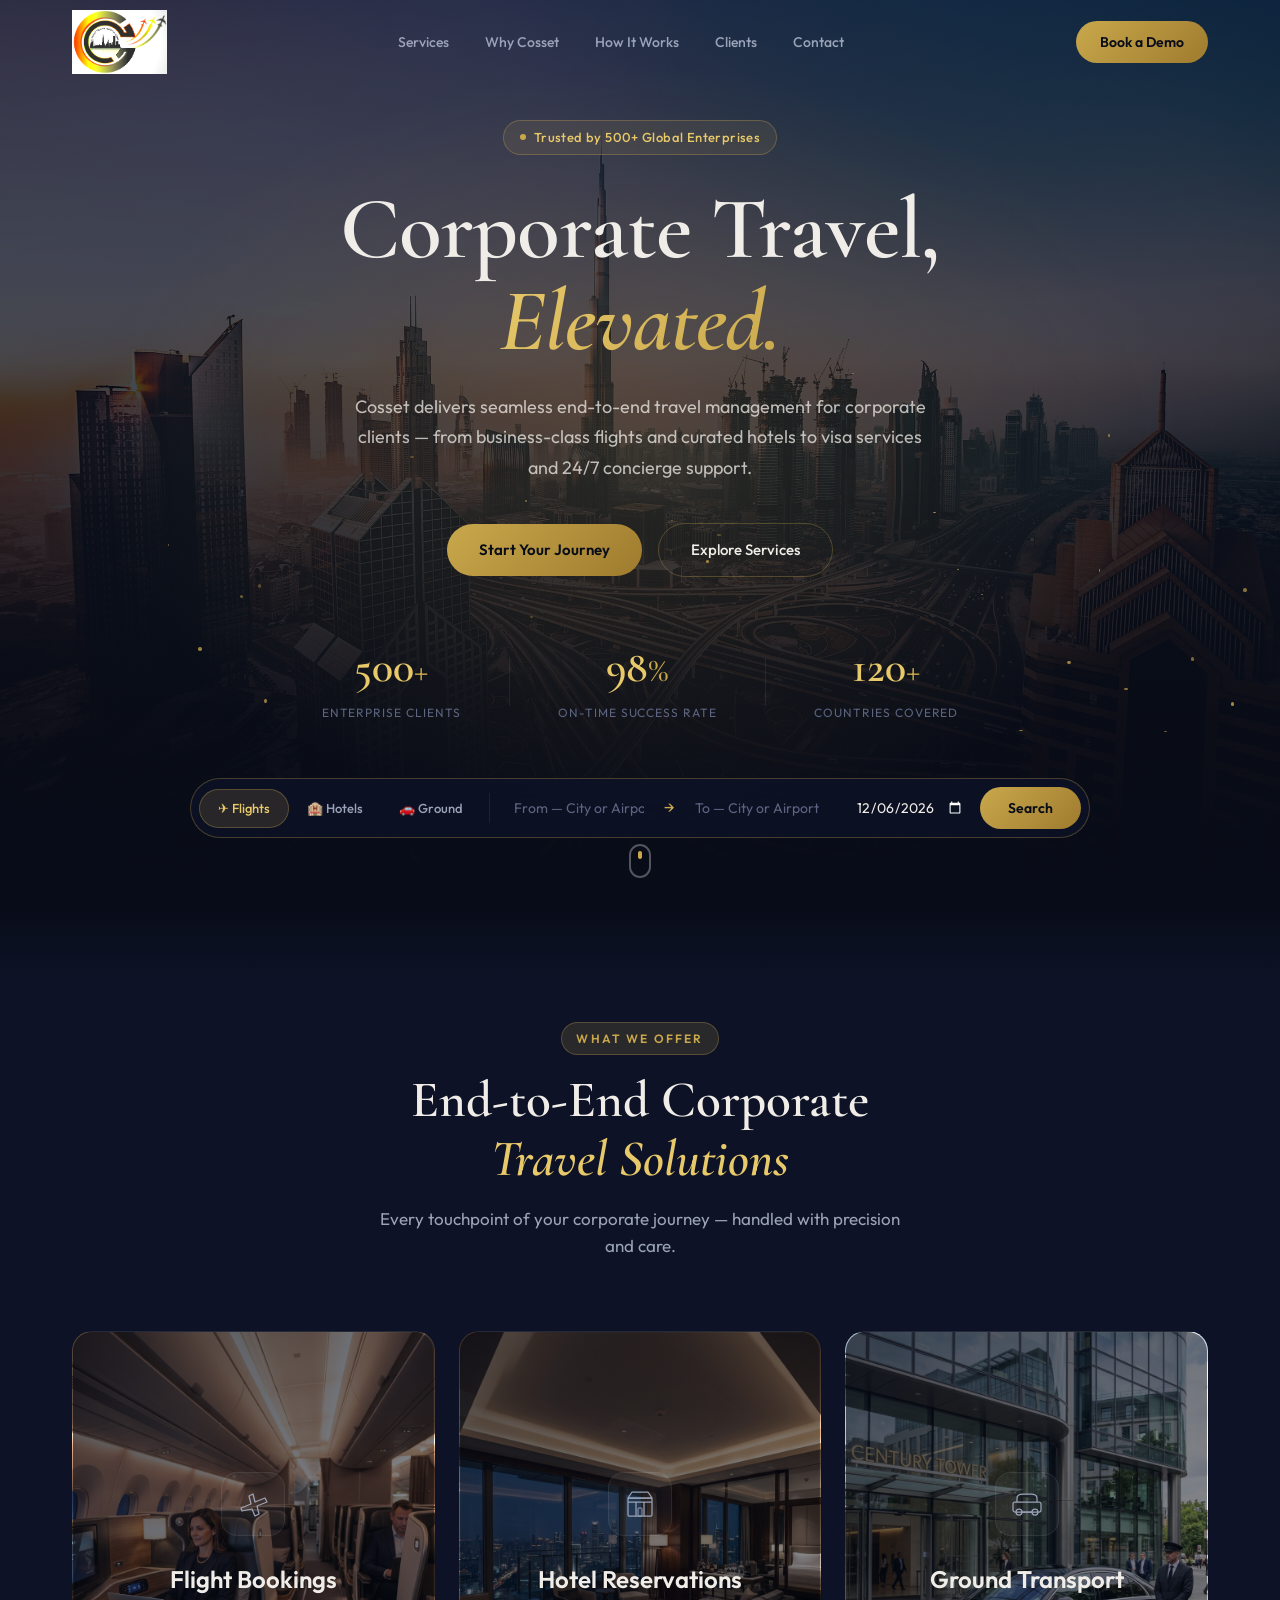
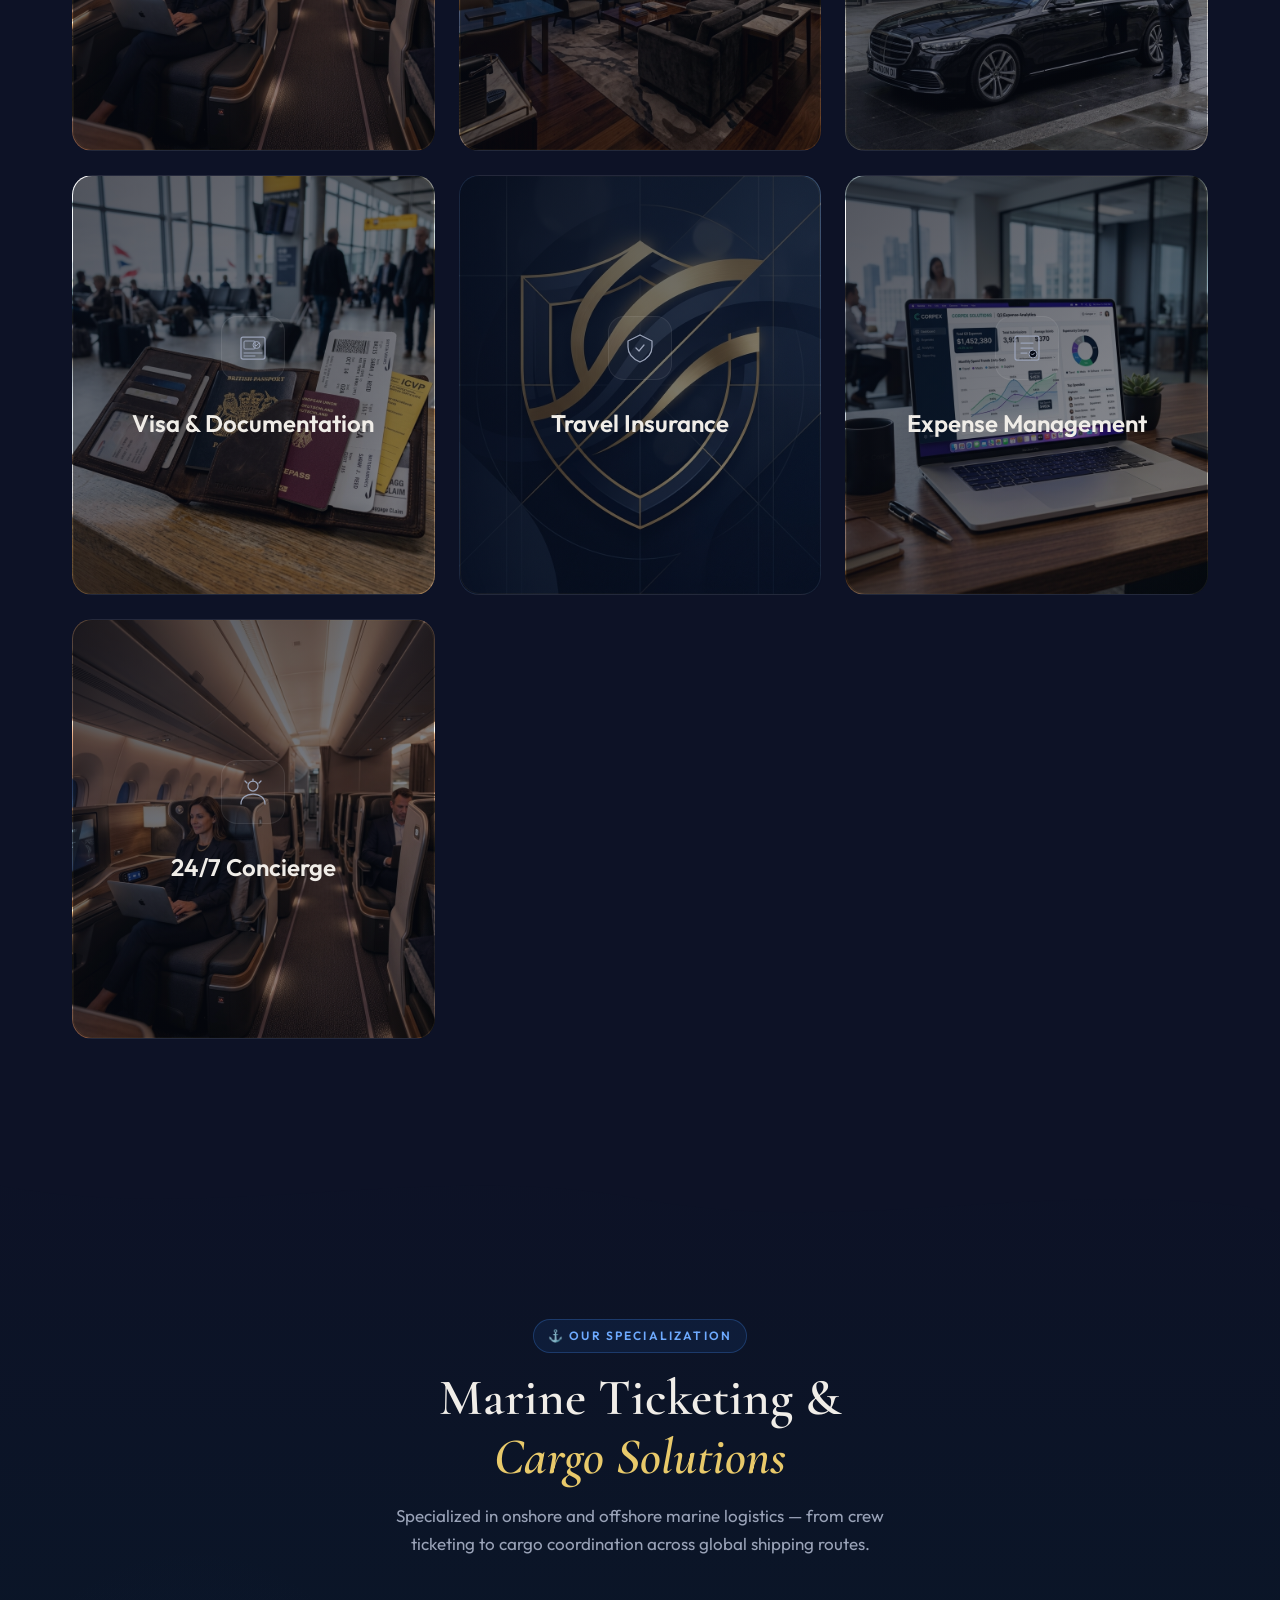
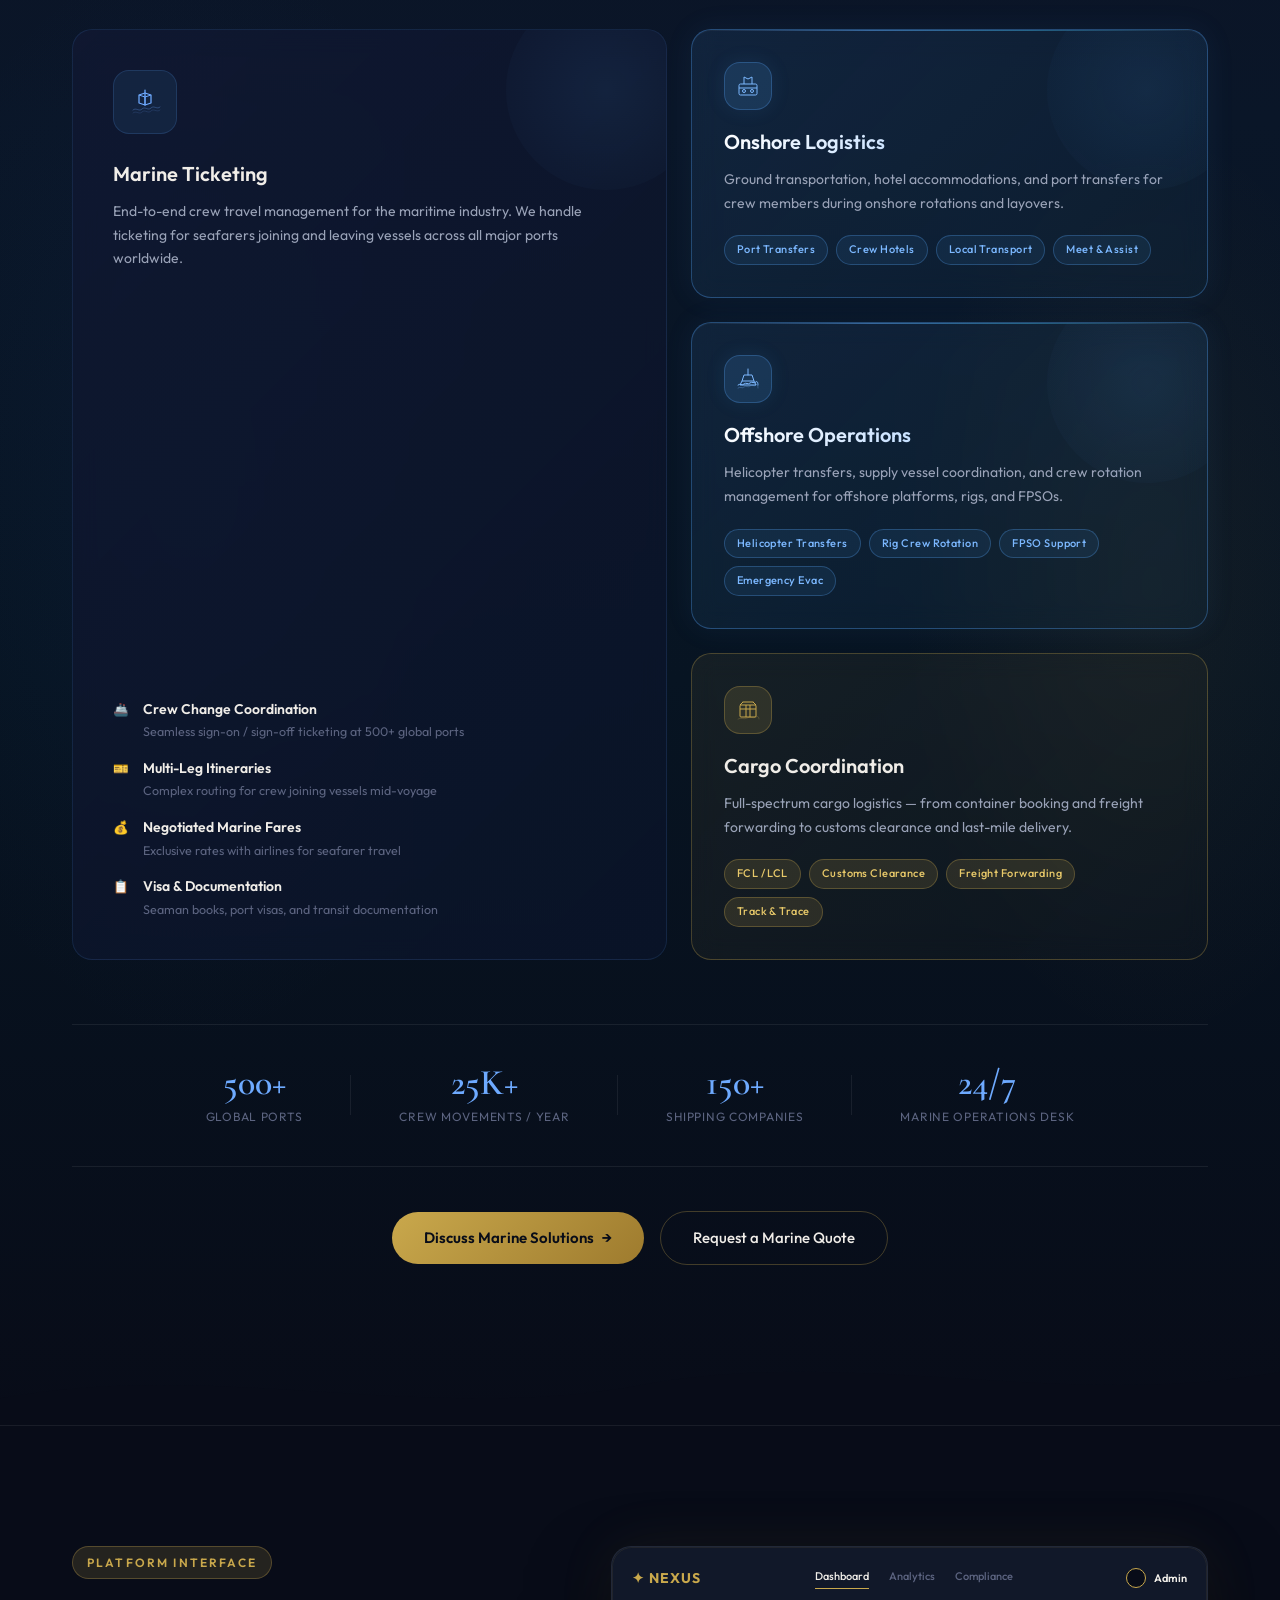
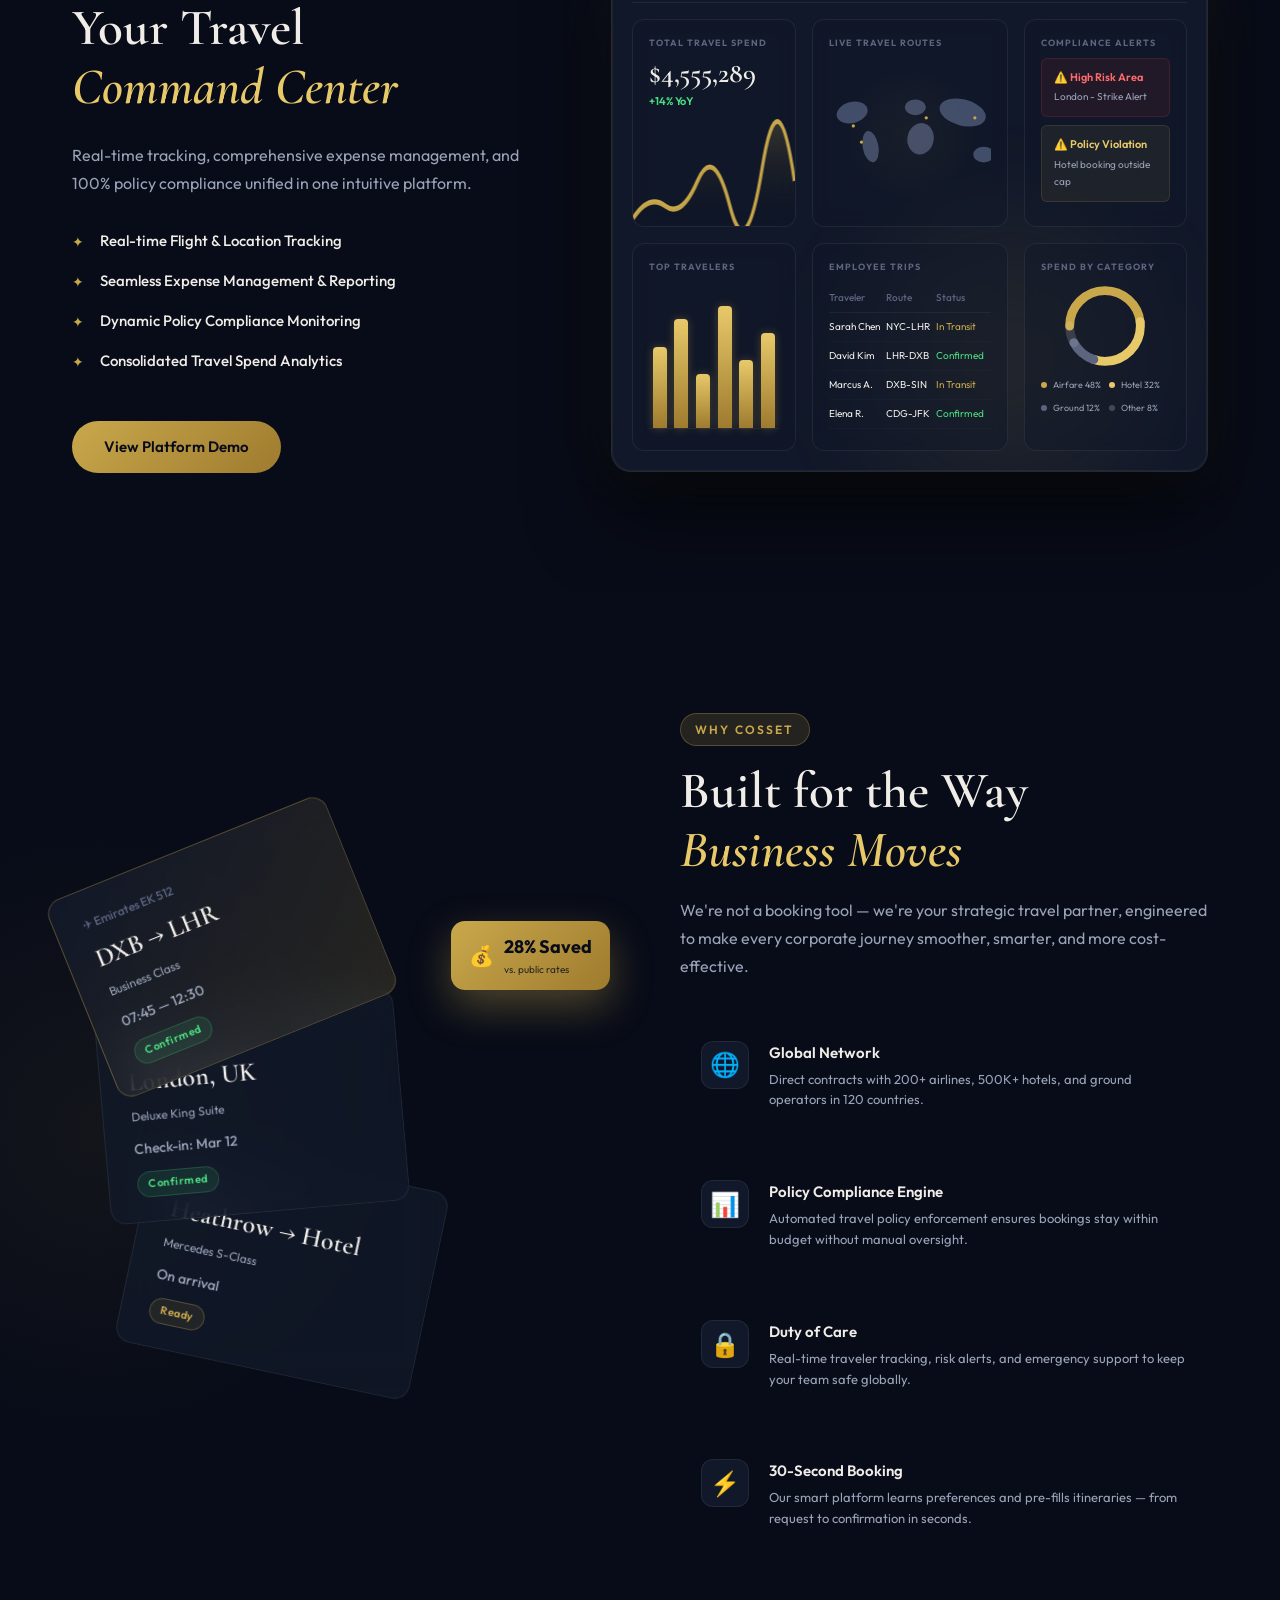
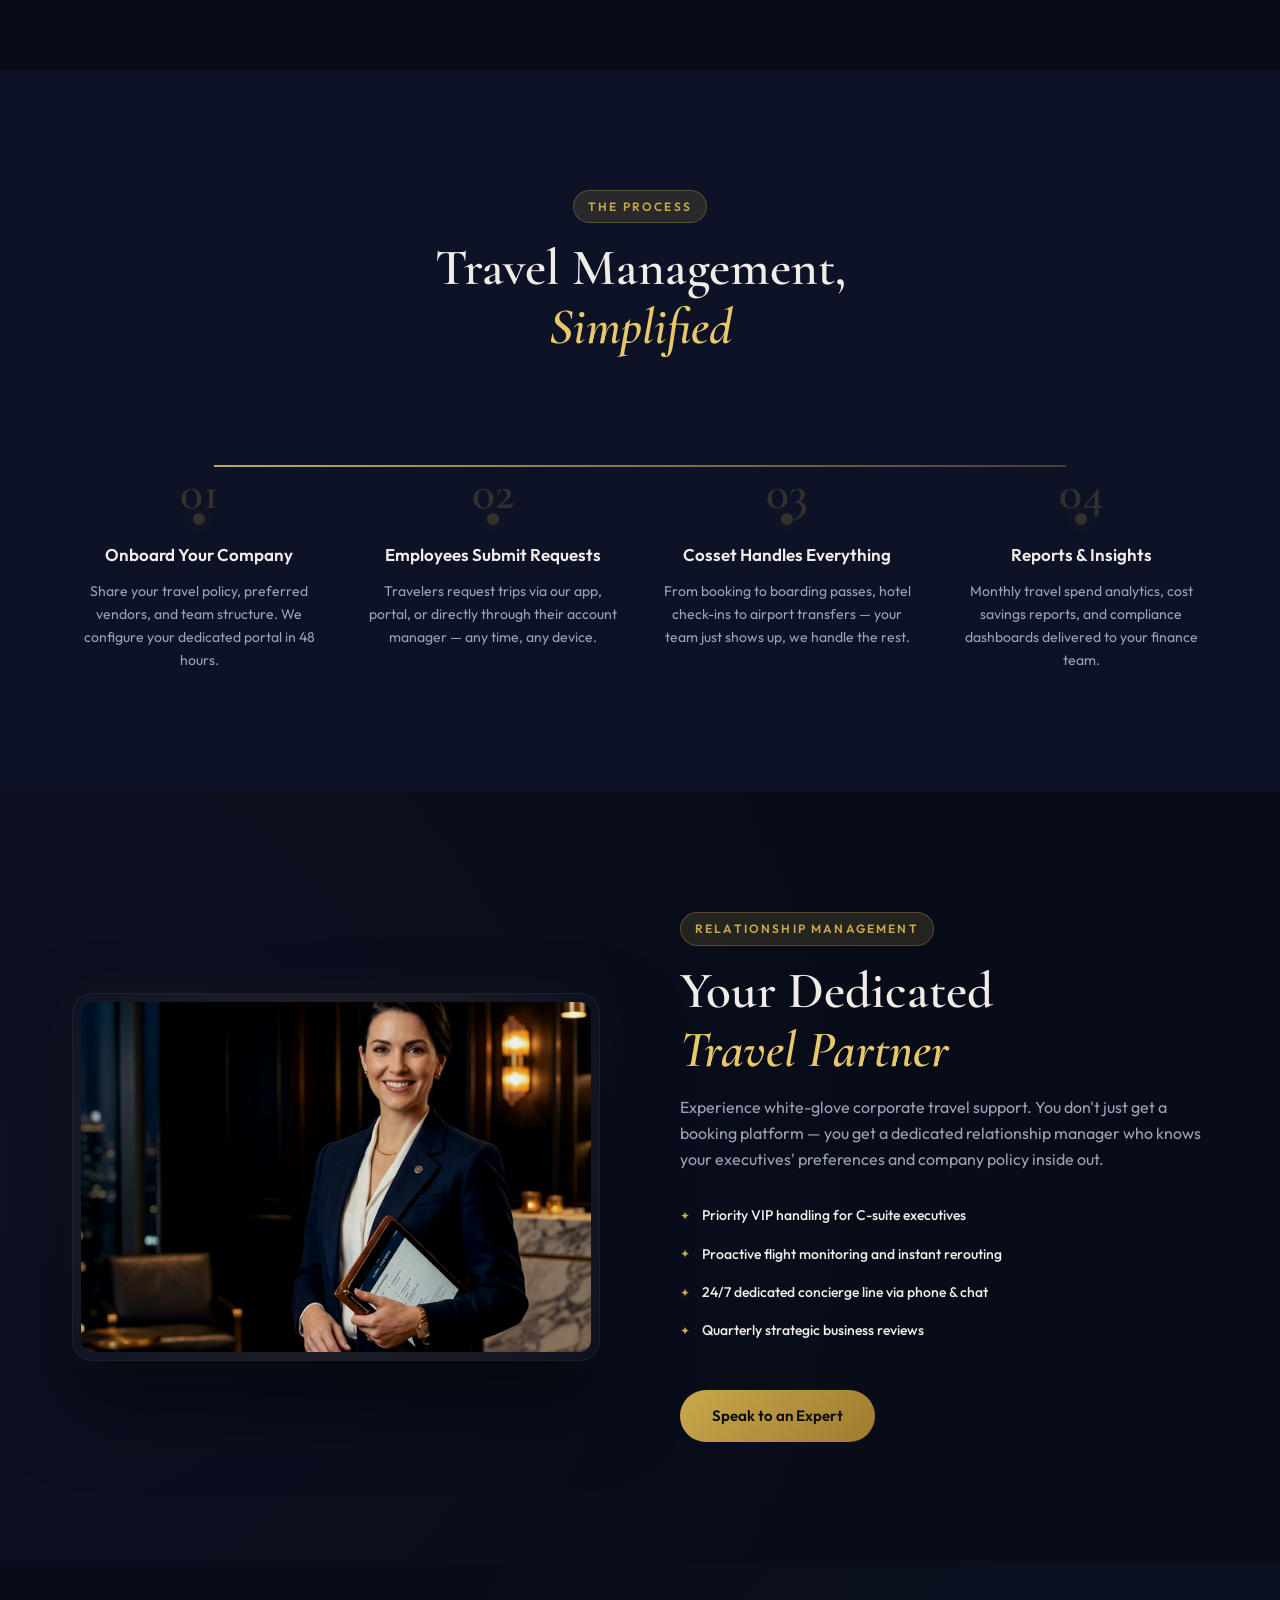
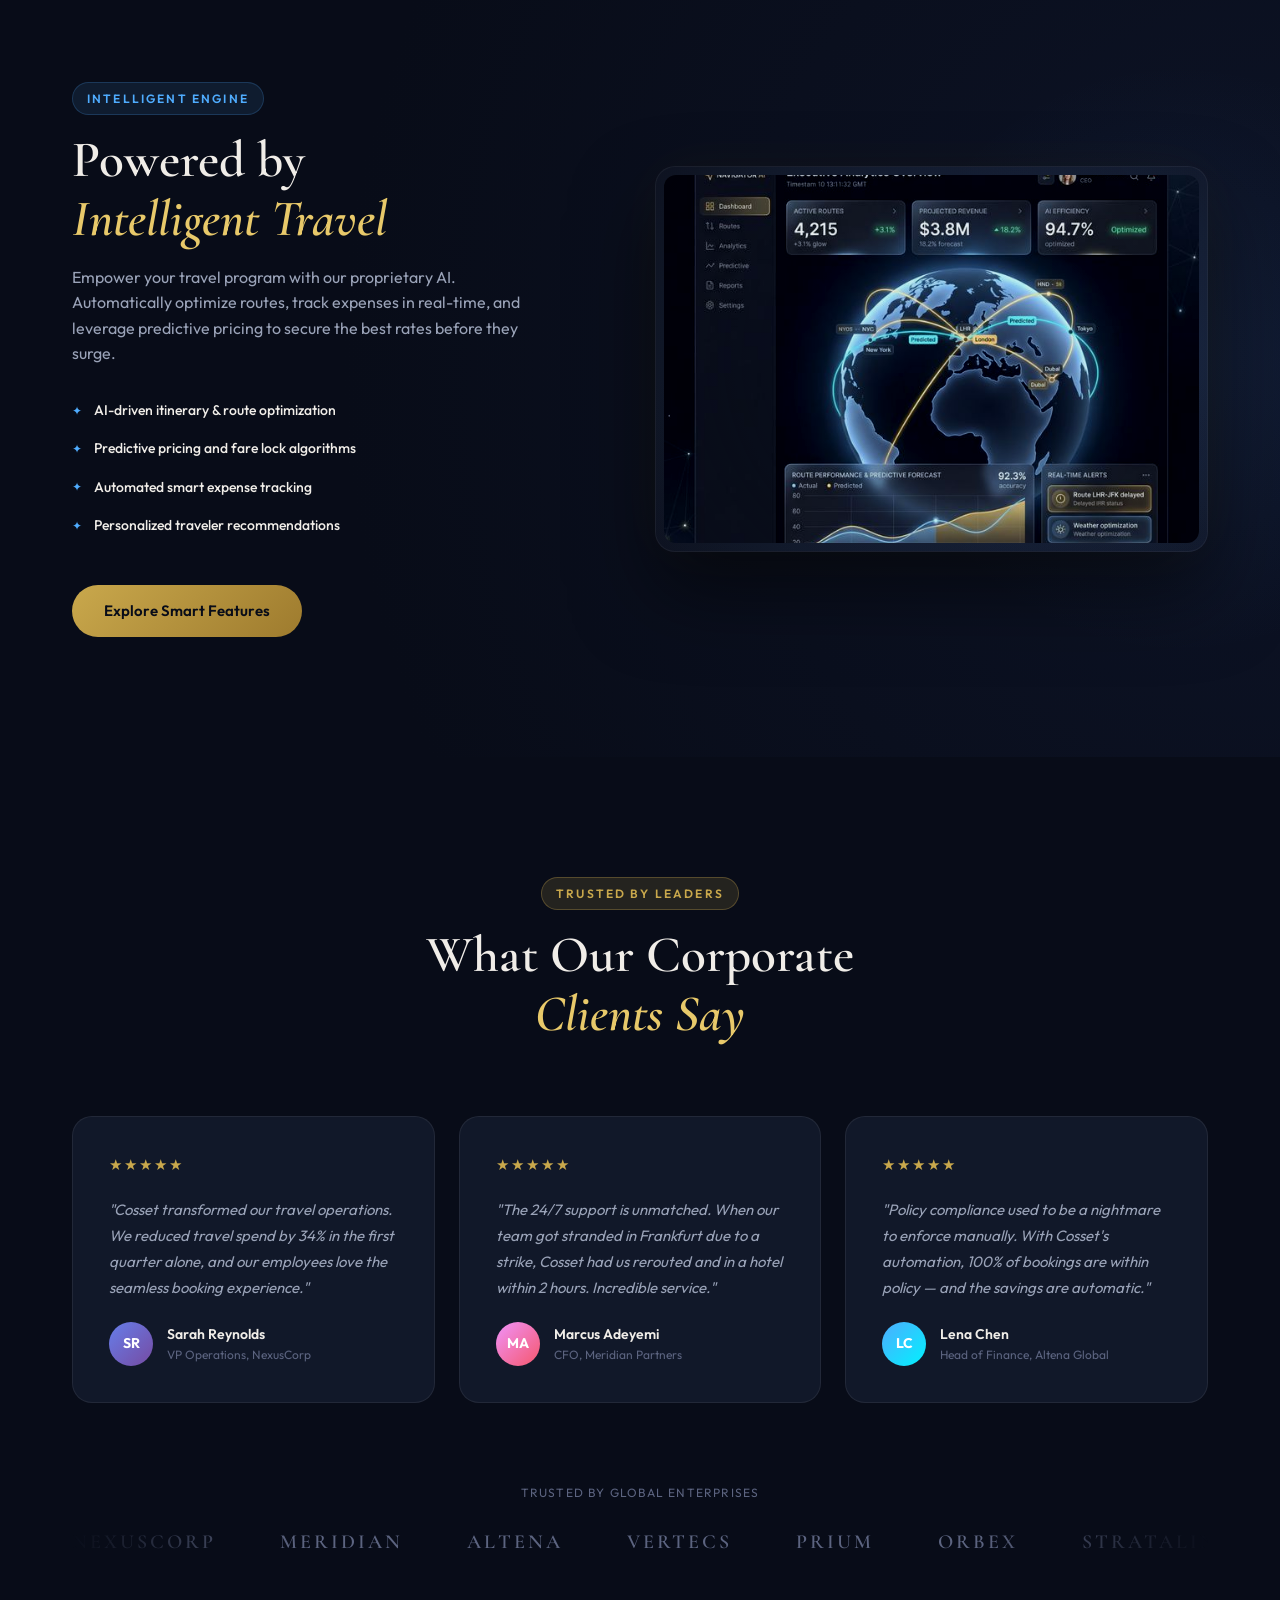
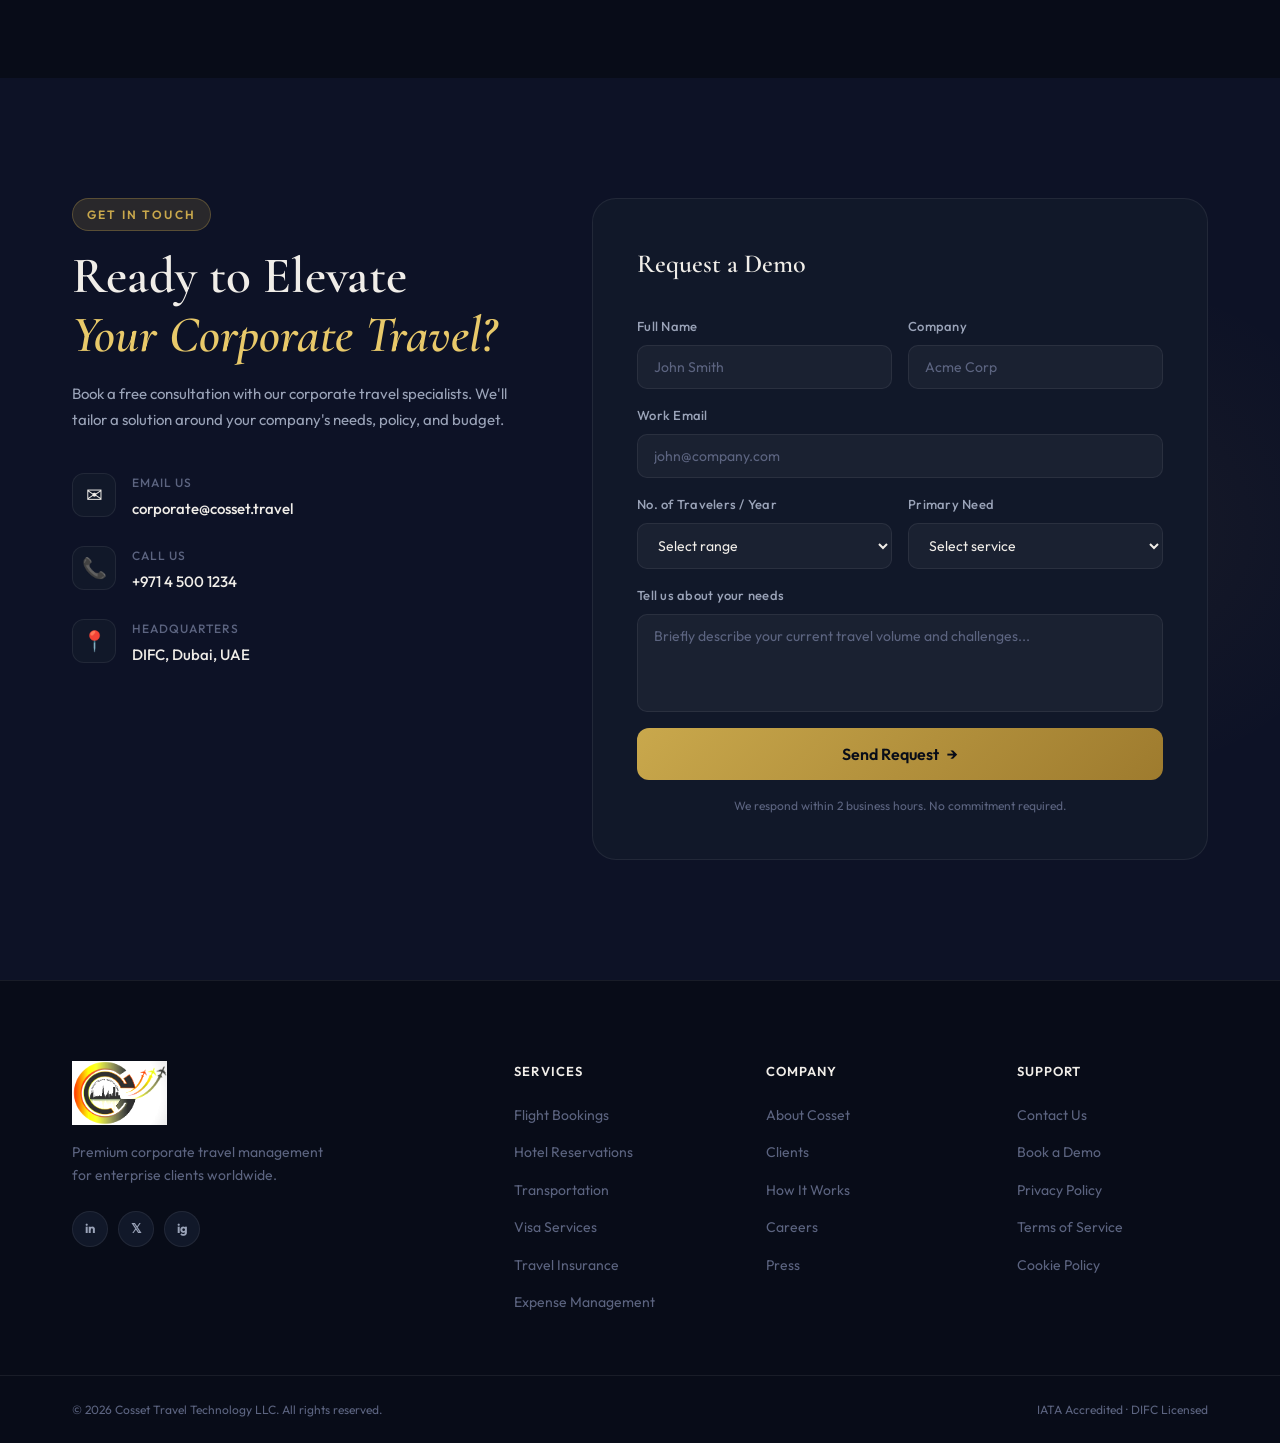
<file: index.html>
<!DOCTYPE html>
<html lang="en">

<head>
  <meta charset="UTF-8" />
  <meta name="viewport" content="width=device-width, initial-scale=1.0" />
  <title>Cosset — Premium Corporate Travel Management</title>
  <meta name="description"
    content="Cosset offers premium end-to-end corporate travel management — flights, hotels, ground transport, and visa services tailored for enterprise clients worldwide." />
  <meta name="keywords"
    content="corporate travel, business travel, flight booking, hotel booking, travel management, visa services" />

  <!-- Open Graph -->
  <meta property="og:title" content="Cosset — Premium Corporate Travel Management" />
  <meta property="og:description"
    content="Seamless, luxury corporate travel solutions for enterprise clients worldwide." />
  <meta property="og:type" content="website" />

  <!-- Fonts -->
  <link rel="preconnect" href="https://fonts.googleapis.com" />
  <link rel="preconnect" href="https://fonts.gstatic.com" crossorigin />
  <link
    href="https://fonts.googleapis.com/css2?family=Outfit:wght@300;400;500;600;700;800&family=Cormorant+Garamond:ital,wght@0,400;0,600;1,400;1,600&display=swap"
    rel="stylesheet" />

  <link rel="stylesheet" href="css/style.css?v=20260404b" />
</head>

<body>

  <!-- ===================== NAVIGATION ===================== -->
  <nav class="navbar" id="navbar">
    <div class="nav-container">
      <a href="#home" class="logo" id="logo-link">
        <img src="assets/logo.jpg" alt="Cosset Logo" class="logo-img" />
      </a>
      <ul class="nav-links" id="nav-links">
        <li><a href="#services" class="nav-link">Services</a></li>
        <li><a href="#why-us" class="nav-link">Why Cosset</a></li>
        <li><a href="#how-it-works" class="nav-link">How It Works</a></li>
        <li><a href="#clients" class="nav-link">Clients</a></li>
        <li><a href="#contact" class="nav-link">Contact</a></li>
      </ul>
      <a href="#contact" class="btn-nav" id="nav-cta">Book a Demo</a>
      <button class="hamburger" id="hamburger" aria-label="Toggle menu">
        <span></span><span></span><span></span>
      </button>
    </div>
  </nav>

  <!-- ===================== HERO ===================== -->
  <section class="hero" id="home">
    <div class="hero-bg">
      <img src="david-rodrigo-Fr6zexbmjmc-unsplash.jpg" alt="Night skyline" class="hero-img" />
      <div class="hero-overlay"></div>
    </div>

    <!-- Floating particles -->
    <div class="particles" id="particles"></div>

    <div class="hero-content">
      <div class="hero-badge fade-up" data-delay="0">
        <span class="badge-dot"></span>
        Trusted by 500+ Global Enterprises
      </div>
      <h1 class="hero-title fade-up" data-delay="100">
        Corporate Travel,<br />
        <em>Elevated.</em>
      </h1>
      <p class="hero-subtitle fade-up" data-delay="200">
        Cosset delivers seamless end-to-end travel management for corporate clients — from business-class flights and
        curated hotels to visa services and 24/7 concierge support.
      </p>
      <div class="hero-actions fade-up" data-delay="300">
        <a href="#contact" class="btn-primary" id="hero-cta-primary">Start Your Journey</a>
        <a href="#services" class="btn-ghost" id="hero-cta-ghost">Explore Services</a>
      </div>
      <div class="hero-stats fade-up" data-delay="400">
        <div class="stat">
          <span class="stat-value" data-target="500">0</span><span>+</span>
          <span class="stat-label">Enterprise Clients</span>
        </div>
        <div class="stat-divider"></div>
        <div class="stat">
          <span class="stat-value" data-target="98">0</span><span>%</span>
          <span class="stat-label">On-Time Success Rate</span>
        </div>
        <div class="stat-divider"></div>
        <div class="stat">
          <span class="stat-value" data-target="120">0</span><span>+</span>
          <span class="stat-label">Countries Covered</span>
        </div>
      </div>
    </div>

    <!-- Booking quick-search bar -->
    <div class="hero-search fade-up" data-delay="500">
      <div class="search-tab active" id="tab-flight">✈ Flights</div>
      <div class="search-tab" id="tab-hotel">🏨 Hotels</div>
      <div class="search-tab" id="tab-car">🚗 Ground</div>
      <div class="search-divider"></div>
      <input type="text" placeholder="From — City or Airport" class="search-input" id="search-from" />
      <div class="search-sep">→</div>
      <input type="text" placeholder="To — City or Airport" class="search-input" id="search-to" />
      <input type="date" class="search-input search-date" id="search-date" />
      <button class="search-btn" id="search-btn">Search</button>
    </div>

    <a href="#services" class="scroll-indicator" id="scroll-down" aria-label="Scroll to services">
      <div class="scroll-mouse">
        <div class="scroll-dot"></div>
      </div>
    </a>
  </section>

  <!-- ===================== SERVICES ===================== -->
  <section class="services" id="services">
    <div class="container">
      <div class="section-header fade-up">
        <span class="section-tag">What We Offer</span>
        <h2 class="section-title">End-to-End Corporate<br /><em>Travel Solutions</em></h2>
        <p class="section-desc">Every touchpoint of your corporate journey — handled with precision and care.</p>
      </div>
      <div class="services-grid">

        <!-- Flight Bookings -->
        <div class="service-flip-card fade-up" data-delay="0" id="service-flights" onclick="void(0)">
          <div class="flip-card-inner">
            <div class="flip-card-front">
              <div class="service-icon">
                <svg viewBox="0 0 64 64" fill="none" xmlns="http://www.w3.org/2000/svg">
                  <path d="M56 20L36 28L32 12L24 16L28 32L8 40L10 46L30 42L36 56L44 52L40 36L60 28L56 20Z"
                    stroke="currentColor" stroke-width="2.5" stroke-linejoin="round" />
                </svg>
              </div>
              <h3 class="service-title">Flight Bookings</h3>
            </div>
            <div class="flip-card-back">
              <h3 class="service-title">Flight Bookings</h3>
              <p class="service-desc">Access economy, business, and first-class bookings with preferred corporate rates
                across 200+ airlines globally.</p>
              <ul class="service-features">
                <li>Multi-city & open-jaw itineraries</li>
                <li>Negotiated corporate fares</li>
                <li>Instant e-ticket delivery</li>
              </ul>
              <a href="#contact" class="service-link">Learn more →</a>
            </div>
          </div>
        </div>

        <!-- Hotel Reservations -->
        <div class="service-flip-card fade-up" data-delay="100" id="service-hotels" onclick="void(0)">
          <div class="flip-card-inner">
            <div class="flip-card-front">
              <div class="service-icon">
                <svg viewBox="0 0 64 64" fill="none" xmlns="http://www.w3.org/2000/svg">
                  <rect x="8" y="20" width="48" height="36" rx="2" stroke="currentColor" stroke-width="2.5" />
                  <path d="M8 28H56M24 28V56M40 28V56M16 8H48L56 20H8L16 8Z" stroke="currentColor" stroke-width="2.5"
                    stroke-linejoin="round" />
                  <rect x="28" y="40" width="8" height="16" rx="1" stroke="currentColor" stroke-width="2" />
                </svg>
              </div>
              <h3 class="service-title">Hotel Reservations</h3>
            </div>
            <div class="flip-card-back">
              <h3 class="service-title">Hotel Reservations</h3>
              <p class="service-desc">Curated 4 and 5-star properties near corporate hubs with seamless check-in and
                flexible cancellation policies.</p>
              <ul class="service-features">
                <li>500,000+ global properties</li>
                <li>Guaranteed best rates</li>
                <li>Corporate loyalty integration</li>
              </ul>
              <a href="#contact" class="service-link">Learn more →</a>
            </div>
          </div>
        </div>

        <!-- Ground Transport -->
        <div class="service-flip-card fade-up" data-delay="200" id="service-ground" onclick="void(0)">
          <div class="flip-card-inner">
            <div class="flip-card-front">
              <div class="service-icon">
                <svg viewBox="0 0 64 64" fill="none" xmlns="http://www.w3.org/2000/svg">
                  <rect x="4" y="28" width="56" height="20" rx="4" stroke="currentColor" stroke-width="2.5" />
                  <path d="M12 28V20C12 16 16 12 24 12H40C48 12 52 16 52 20V28" stroke="currentColor" stroke-width="2.5"
                    stroke-linejoin="round" />
                  <circle cx="16" cy="48" r="6" stroke="currentColor" stroke-width="2.5" />
                  <circle cx="48" cy="48" r="6" stroke="currentColor" stroke-width="2.5" />
                  <path d="M22 48H42" stroke="currentColor" stroke-width="2.5" />
                </svg>
              </div>
              <h3 class="service-title">Ground Transport</h3>
            </div>
            <div class="flip-card-back">
              <h3 class="service-title">Ground Transport</h3>
              <p class="service-desc">Chauffeured airport transfers, executive car rentals, and on-demand ground logistics
                for your team.</p>
              <ul class="service-features">
                <li>Meet & greet at terminals</li>
                <li>Luxury fleet options</li>
                <li>Real-time GPS tracking</li>
              </ul>
              <a href="services/transportation.html" class="service-link">Explore Transportation →</a>
            </div>
          </div>
        </div>

        <!-- Visa & Documentation -->
        <div class="service-flip-card fade-up" data-delay="300" id="service-visa" onclick="void(0)">
          <div class="flip-card-inner">
            <div class="flip-card-front">
              <div class="service-icon">
                <svg viewBox="0 0 64 64" fill="none" xmlns="http://www.w3.org/2000/svg">
                  <rect x="8" y="10" width="48" height="44" rx="4" stroke="currentColor" stroke-width="2.5" />
                  <rect x="14" y="18" width="22" height="16" rx="2" stroke="currentColor" stroke-width="2" />
                  <path d="M14 42H50M14 48H36" stroke="currentColor" stroke-width="2" stroke-linecap="round" />
                  <circle cx="39" cy="26" r="7" stroke="currentColor" stroke-width="2" />
                  <path d="M36 26L38 28L43 23" stroke="currentColor" stroke-width="2" stroke-linecap="round"
                    stroke-linejoin="round" />
                </svg>
              </div>
              <h3 class="service-title">Visa & Documentation</h3>
            </div>
            <div class="flip-card-back">
              <h3 class="service-title">Visa & Documentation</h3>
              <p class="service-desc">End-to-end visa processing and travel documentation support for business travelers
                visiting 120+ countries.</p>
              <ul class="service-features">
                <li>Fast-track processing</li>
                <li>Document verification</li>
                <li>Embassy appointment booking</li>
              </ul>
              <a href="services/visa.html" class="service-link">Explore Visa Services →</a>
            </div>
          </div>
        </div>

        <!-- Travel Insurance -->
        <div class="service-flip-card fade-up" data-delay="350" id="service-insurance" onclick="void(0)">
          <div class="flip-card-inner">
            <div class="flip-card-front">
              <div class="service-icon">
                <svg viewBox="0 0 64 64" fill="none" xmlns="http://www.w3.org/2000/svg">
                  <path d="M32 6L8 18V30C8 46 18 54 32 60C46 54 56 46 56 30V18L32 6Z" stroke="currentColor"
                    stroke-width="2.5" stroke-linejoin="round" />
                  <path d="M24 32L30 38L40 26" stroke="currentColor" stroke-width="2.5" stroke-linecap="round"
                    stroke-linejoin="round" />
                </svg>
              </div>
              <h3 class="service-title">Travel Insurance</h3>
            </div>
            <div class="flip-card-back">
              <h3 class="service-title">Travel Insurance</h3>
              <p class="service-desc">Comprehensive travel insurance covering medical emergencies, trip cancellations,
                baggage, and liability for business travelers.</p>
              <ul class="service-features">
                <li>Up to $10M medical coverage</li>
                <li>Trip cancellation protection</li>
                <li>24/7 emergency assistance</li>
              </ul>
              <a href="services/insurance.html" class="service-link">Explore Insurance →</a>
            </div>
          </div>
        </div>

        <!-- Expense Management -->
        <div class="service-flip-card fade-up" data-delay="400" id="service-expense" onclick="void(0)">
          <div class="flip-card-inner">
            <div class="flip-card-front">
              <div class="service-icon">
                <svg viewBox="0 0 64 64" fill="none" xmlns="http://www.w3.org/2000/svg">
                  <rect x="8" y="8" width="48" height="48" rx="4" stroke="currentColor" stroke-width="2.5" />
                  <path d="M20 32H44M20 22H44M20 42H32" stroke="currentColor" stroke-width="2.5" stroke-linecap="round" />
                  <circle cx="44" cy="44" r="8" fill="var(--bg-primary)" stroke="currentColor" stroke-width="2" />
                  <path d="M41 44L43 46L47 42" stroke="currentColor" stroke-width="2" stroke-linecap="round"
                    stroke-linejoin="round" />
                </svg>
              </div>
              <h3 class="service-title">Expense Management</h3>
            </div>
            <div class="flip-card-back">
              <h3 class="service-title">Expense Management</h3>
              <p class="service-desc">Automated expense reporting, policy compliance, and real-time travel spend dashboards
                for finance teams.</p>
              <ul class="service-features">
                <li>ERP & SAP integration</li>
                <li>Automated invoice generation</li>
                <li>Monthly analytics reports</li>
              </ul>
              <a href="#contact" class="service-link">Learn more →</a>
            </div>
          </div>
        </div>

        <!-- 24/7 Concierge -->
        <div class="service-flip-card service-card--cta fade-up" data-delay="500" id="service-concierge" onclick="void(0)">
          <div class="flip-card-inner">
            <div class="flip-card-front">
              <div class="service-icon service-icon--gold">
                <svg viewBox="0 0 64 64" fill="none" xmlns="http://www.w3.org/2000/svg">
                  <circle cx="32" cy="20" r="10" stroke="currentColor" stroke-width="2.5" />
                  <path d="M8 56C8 44 18 36 32 36C46 36 56 44 56 56" stroke="currentColor" stroke-width="2.5"
                    stroke-linecap="round" />
                  <path d="M44 14L48 10M20 14L16 10M32 10V6" stroke="currentColor" stroke-width="2.5"
                    stroke-linecap="round" />
                </svg>
              </div>
              <h3 class="service-title">24/7 Concierge</h3>
            </div>
            <div class="flip-card-back">
              <h3 class="service-title">24/7 Concierge</h3>
              <p class="service-desc">Dedicated relationship managers and round-the-clock support to handle every travel
                emergency, change, or upgrade request.</p>
              <ul class="service-features">
                <li>Dedicated account manager</li>
                <li>24/7 emergency hotline</li>
                <li>Proactive flight alerts</li>
              </ul>
              <a href="#contact" class="service-link service-link--gold">Learn more →</a>
            </div>
          </div>
        </div>

      </div>
    </div>
  </section>

  <!-- ===================== MARINE & CARGO ===================== -->
  <section class="marine-section" id="marine">
    <div class="marine-wave-top">
      <svg viewBox="0 0 1440 120" preserveAspectRatio="none">
        <path d="M0,40 C240,100 480,0 720,60 C960,120 1200,20 1440,80 L1440,0 L0,0 Z" fill="var(--bg-secondary)" />
      </svg>
    </div>

    <div class="container">
      <div class="section-header fade-up">
        <span class="section-tag section-tag--marine">⚓ Our Specialization</span>
        <h2 class="section-title">Marine Ticketing &<br /><em>Cargo Solutions</em></h2>
        <p class="section-desc">Specialized in onshore and offshore marine logistics — from crew ticketing to cargo
          coordination across global shipping routes.</p>
      </div>

      <div class="marine-grid">
        <!-- Marine Ticketing -->
        <div class="marine-card marine-card--main fade-up" data-delay="0" id="marine-ticketing">
          <div class="marine-card-glow"></div>
          <div class="marine-card-icon">
            <svg width="32" height="32" viewBox="0 0 64 64" fill="none" xmlns="http://www.w3.org/2000/svg">
              <path d="M8 48C14 42 20 52 26 46C32 40 38 50 44 44C50 38 56 48 62 42" stroke="currentColor"
                stroke-width="2" stroke-linecap="round" opacity="0.3" />
              <path d="M8 54C14 48 20 58 26 52C32 46 38 56 44 50C50 44 56 54 62 48" stroke="currentColor"
                stroke-width="2" stroke-linecap="round" opacity="0.15" />
              <path d="M32 8V38" stroke="currentColor" stroke-width="2.5" stroke-linecap="round" />
              <path d="M32 38L20 34V18L32 14L44 18V34L32 38Z" stroke="currentColor" stroke-width="2.5"
                stroke-linejoin="round" />
              <path d="M20 18L32 22L44 18" stroke="currentColor" stroke-width="2" stroke-linejoin="round" />
              <path d="M32 22V38" stroke="currentColor" stroke-width="2" />
            </svg>
          </div>
          <h3 class="marine-card-title">Marine Ticketing</h3>
          <p class="marine-card-desc">End-to-end crew travel management for the maritime industry. We handle ticketing
            for seafarers joining and leaving vessels across all major ports worldwide.</p>
          <ul class="marine-card-features">
            <li>
              <span class="mcf-icon">🚢</span>
              <div>
                <strong>Crew Change Coordination</strong>
                <span>Seamless sign-on / sign-off ticketing at 500+ global ports</span>
              </div>
            </li>
            <li>
              <span class="mcf-icon">🎫</span>
              <div>
                <strong>Multi-Leg Itineraries</strong>
                <span>Complex routing for crew joining vessels mid-voyage</span>
              </div>
            </li>
            <li>
              <span class="mcf-icon">💰</span>
              <div>
                <strong>Negotiated Marine Fares</strong>
                <span>Exclusive rates with airlines for seafarer travel</span>
              </div>
            </li>
            <li>
              <span class="mcf-icon">📋</span>
              <div>
                <strong>Visa & Documentation</strong>
                <span>Seaman books, port visas, and transit documentation</span>
              </div>
            </li>
          </ul>
        </div>

        <!-- Onshore / Offshore -->
        <div class="marine-right-col">
          <div class="marine-card marine-card--highlight fade-up" data-delay="150" id="marine-onshore">
            <div class="marine-card-glow"></div>
            <div class="marine-card-icon marine-card-icon--sm marine-card-icon--highlight">
              <svg width="24" height="24" viewBox="0 0 48 48" fill="none" xmlns="http://www.w3.org/2000/svg">
                <rect x="6" y="20" width="36" height="22" rx="3" stroke="currentColor" stroke-width="2" />
                <path d="M6 28H42" stroke="currentColor" stroke-width="2" />
                <path d="M16 20V6L24 10L32 6V20" stroke="currentColor" stroke-width="2" stroke-linejoin="round" />
                <circle cx="16" cy="34" r="3" stroke="currentColor" stroke-width="2" />
                <circle cx="32" cy="34" r="3" stroke="currentColor" stroke-width="2" />
              </svg>
            </div>
            <h3 class="marine-card-title">Onshore Logistics</h3>
            <p class="marine-card-desc">Ground transportation, hotel accommodations, and port transfers for crew members
              during onshore rotations and layovers.</p>
            <div class="marine-card-tags">
              <span class="marine-tag">Port Transfers</span>
              <span class="marine-tag">Crew Hotels</span>
              <span class="marine-tag">Local Transport</span>
              <span class="marine-tag">Meet & Assist</span>
            </div>
          </div>

          <div class="marine-card marine-card--highlight fade-up" data-delay="300" id="marine-offshore">
            <div class="marine-card-glow"></div>
            <div class="marine-card-icon marine-card-icon--sm marine-card-icon--highlight">
              <svg width="24" height="24" viewBox="0 0 48 48" fill="none" xmlns="http://www.w3.org/2000/svg">
                <path d="M24 4V16" stroke="currentColor" stroke-width="2" stroke-linecap="round" />
                <path d="M16 16H32L36 28H12L16 16Z" stroke="currentColor" stroke-width="2" stroke-linejoin="round" />
                <path d="M12 28L8 36H40L36 28" stroke="currentColor" stroke-width="2" stroke-linejoin="round" />
                <path d="M4 36C8 32 12 38 16 34C20 30 24 36 28 32C32 28 36 34 40 30C44 26 44 36 44 36"
                  stroke="currentColor" stroke-width="2" stroke-linecap="round" />
                <path d="M4 42C8 38 12 44 16 40C20 36 24 42 28 38C32 34 36 40 40 36C44 32 44 42 44 42"
                  stroke="currentColor" stroke-width="1.5" stroke-linecap="round" opacity="0.4" />
              </svg>
            </div>
            <h3 class="marine-card-title">Offshore Operations</h3>
            <p class="marine-card-desc">Helicopter transfers, supply vessel coordination, and crew rotation management
              for offshore platforms, rigs, and FPSOs.</p>
            <div class="marine-card-tags">
              <span class="marine-tag">Helicopter Transfers</span>
              <span class="marine-tag">Rig Crew Rotation</span>
              <span class="marine-tag">FPSO Support</span>
              <span class="marine-tag">Emergency Evac</span>
            </div>
          </div>

          <div class="marine-card marine-card--cargo fade-up" data-delay="450" id="marine-cargo">
            <div class="marine-card-icon marine-card-icon--sm">
              <svg width="24" height="24" viewBox="0 0 48 48" fill="none" xmlns="http://www.w3.org/2000/svg">
                <rect x="8" y="14" width="32" height="24" rx="2" stroke="currentColor" stroke-width="2" />
                <path d="M8 22H40" stroke="currentColor" stroke-width="2" />
                <path d="M20 14V38" stroke="currentColor" stroke-width="2" />
                <path d="M28 14V38" stroke="currentColor" stroke-width="2" />
                <path d="M14 8H34" stroke="currentColor" stroke-width="2" stroke-linecap="round" />
                <path d="M14 8L8 14M34 8L40 14" stroke="currentColor" stroke-width="2" stroke-linejoin="round" />
                <path d="M4 42C10 38 16 44 22 40C28 36 34 42 40 38C46 34 46 42 46 42" stroke="currentColor"
                  stroke-width="1.5" stroke-linecap="round" opacity="0.3" />
              </svg>
            </div>
            <h3 class="marine-card-title">Cargo Coordination</h3>
            <p class="marine-card-desc">Full-spectrum cargo logistics — from container booking and freight forwarding to
              customs clearance and last-mile delivery.</p>
            <div class="marine-card-tags">
              <span class="marine-tag">FCL / LCL</span>
              <span class="marine-tag">Customs Clearance</span>
              <span class="marine-tag">Freight Forwarding</span>
              <span class="marine-tag">Track & Trace</span>
            </div>
          </div>
        </div>
      </div>

      <!-- Bottom stats row -->
      <div class="marine-stats fade-up" data-delay="200">
        <div class="marine-stat">
          <div class="marine-stat-val">500+</div>
          <div class="marine-stat-label">Global Ports</div>
        </div>
        <div class="marine-stat-divider"></div>
        <div class="marine-stat">
          <div class="marine-stat-val">25K+</div>
          <div class="marine-stat-label">Crew Movements / Year</div>
        </div>
        <div class="marine-stat-divider"></div>
        <div class="marine-stat">
          <div class="marine-stat-val">150+</div>
          <div class="marine-stat-label">Shipping Companies</div>
        </div>
        <div class="marine-stat-divider"></div>
        <div class="marine-stat">
          <div class="marine-stat-val">24/7</div>
          <div class="marine-stat-label">Marine Operations Desk</div>
        </div>
      </div>

      <div class="marine-cta fade-up" data-delay="300">
        <a href="#contact" class="btn-primary" id="marine-cta-btn">
          <span class="btn-text">Discuss Marine Solutions</span>
          <span class="btn-icon">→</span>
        </a>
        <a href="#contact" class="btn-ghost">Request a Marine Quote</a>
      </div>
    </div>

    <div class="marine-wave-bottom">
      <svg viewBox="0 0 1440 120" preserveAspectRatio="none">
        <path d="M0,80 C240,20 480,120 720,60 C960,0 1200,100 1440,40 L1440,120 L0,120 Z" fill="var(--bg-primary)" />
      </svg>
    </div>
  </section>

  <!-- ===================== COMMAND CENTER ===================== -->
  <section class="command-center" id="command-center">
    <div class="container command-container">
      <div class="command-content fade-up" data-delay="0">
        <span class="section-tag">Platform Interface</span>
        <h2 class="section-title">Your Travel<br /><em>Command Center</em></h2>
        <p class="command-lead">Real-time tracking, comprehensive expense management, and 100% policy compliance unified
          in one intuitive platform.</p>
        <ul class="command-features">
          <li>Real-time Flight & Location Tracking</li>
          <li>Seamless Expense Management & Reporting</li>
          <li>Dynamic Policy Compliance Monitoring</li>
          <li>Consolidated Travel Spend Analytics</li>
        </ul>
        <a href="#demo" class="btn-primary" id="command-cta">View Platform Demo</a>
      </div>
      <div class="command-visual fade-up" data-delay="150">
        <div class="dashboard-wrapper live-dashboard">
          <div class="dashboard-glow"></div>

          <div class="ld-header">
            <div class="ld-logo"><span>✦</span> NEXUS</div>
            <div class="ld-nav">
              <span class="active">Dashboard</span>
              <span>Analytics</span>
              <span>Compliance</span>
            </div>
            <div class="ld-user">
              <div class="ld-avatar"></div>
              <span>Admin</span>
            </div>
          </div>

          <div class="ld-grid">
            <div class="ld-card ld-card-spend float-1">
              <div class="ld-card-title">TOTAL TRAVEL SPEND</div>
              <div class="ld-val">$<span class="ld-count-up" data-target="4812500">0</span></div>
              <div class="ld-trend">+14% YoY</div>
              <svg class="ld-line-svg" viewBox="0 0 100 30" preserveAspectRatio="none">
                <path class="ld-line-path" d="M0,25 Q10,15 20,20 T40,10 T60,20 T80,5 T100,10" fill="none"
                  stroke="var(--gold)" stroke-width="2" />
                <path class="ld-line-fill" d="M0,25 Q10,15 20,20 T40,10 T60,20 T80,5 T100,10 L100,30 L0,30 Z"
                  fill="url(#goldGrad)" opacity="0.2" />
                <defs>
                  <linearGradient id="goldGrad" x1="0" y1="0" x2="0" y2="1">
                    <stop offset="0%" stop-color="var(--gold)" />
                    <stop offset="100%" stop-color="transparent" />
                  </linearGradient>
                </defs>
              </svg>
            </div>

            <div class="ld-card ld-card-map float-2">
              <div class="ld-card-title">LIVE TRAVEL ROUTES</div>
              <div class="ld-map-container">
                <svg class="ld-map-routes" viewBox="0 0 200 100">
                  <path class="route-line" d="M30,40 Q80,10 120,30" />
                  <path class="route-line delay-1" d="M120,30 Q160,50 180,30" />
                  <path class="route-line delay-2" d="M40,60 Q80,20 120,30" />
                  <circle class="pulse-dot" cx="30" cy="40" r="2" />
                  <circle class="pulse-dot delay-1" cx="120" cy="30" r="2" />
                  <circle class="pulse-dot delay-2" cx="180" cy="30" r="2" />
                  <circle class="pulse-dot" cx="40" cy="60" r="2" />
                </svg>
              </div>
            </div>

            <div class="ld-card ld-card-alerts float-3">
              <div class="ld-card-title">COMPLIANCE ALERTS</div>
              <div class="ld-alert ld-alert-danger">
                <div>⚠️ High Risk Area</div>
                <span>London - Strike Alert</span>
              </div>
              <div class="ld-alert ld-alert-warn">
                <div>⚠️ Policy Violation</div>
                <span>Hotel booking outside cap</span>
              </div>
            </div>

            <div class="ld-card ld-card-bars float-1">
              <div class="ld-card-title">TOP TRAVELERS</div>
              <div class="ld-bars">
                <div class="ld-bar-col">
                  <div class="ld-bar" style="--target-h: 60%;"></div>
                </div>
                <div class="ld-bar-col">
                  <div class="ld-bar" style="--target-h: 80%;"></div>
                </div>
                <div class="ld-bar-col">
                  <div class="ld-bar" style="--target-h: 40%;"></div>
                </div>
                <div class="ld-bar-col">
                  <div class="ld-bar" style="--target-h: 90%;"></div>
                </div>
                <div class="ld-bar-col">
                  <div class="ld-bar" style="--target-h: 50%;"></div>
                </div>
                <div class="ld-bar-col">
                  <div class="ld-bar" style="--target-h: 70%;"></div>
                </div>
              </div>
            </div>

            <!-- Employee Trip Overview Table -->
            <div class="ld-card ld-card-table float-2">
              <div class="ld-card-title">EMPLOYEE TRIPS</div>
              <div class="ld-table-container">
                <table class="ld-table">
                  <tr>
                    <th>Traveler</th>
                    <th>Route</th>
                    <th>Status</th>
                  </tr>
                  <tr>
                    <td>Sarah Chen</td>
                    <td>NYC-LHR</td>
                    <td class="status-transit">In Transit</td>
                  </tr>
                  <tr>
                    <td>David Kim</td>
                    <td>LHR-DXB</td>
                    <td class="status-confirmed">Confirmed</td>
                  </tr>
                  <tr>
                    <td>Marcus A.</td>
                    <td>DXB-SIN</td>
                    <td class="status-transit">In Transit</td>
                  </tr>
                  <tr>
                    <td>Elena R.</td>
                    <td>CDG-JFK</td>
                    <td class="status-confirmed">Confirmed</td>
                  </tr>
                </table>
              </div>
            </div>

            <!-- Spend by Category Donut Chart -->
            <div class="ld-card ld-card-donut float-3">
              <div class="ld-card-title">SPEND BY CATEGORY</div>
              <div class="ld-donut-wrapper">
                <svg viewBox="0 0 36 36" class="ld-donut-svg">
                  <path class="donut-ring"
                    d="M18 2.0845 a 15.9155 15.9155 0 0 1 0 31.831 a 15.9155 15.9155 0 0 1 0 -31.831" />
                  <path class="donut-segment donut-seg-1" stroke-dasharray="0, 100" style="--target-dash: 48;"
                    d="M18 2.0845 a 15.9155 15.9155 0 0 1 0 31.831 a 15.9155 15.9155 0 0 1 0 -31.831" />
                  <path class="donut-segment donut-seg-2" stroke-dasharray="0, 100" stroke-dashoffset="-48"
                    style="--target-dash: 32;"
                    d="M18 2.0845 a 15.9155 15.9155 0 0 1 0 31.831 a 15.9155 15.9155 0 0 1 0 -31.831" />
                  <path class="donut-segment donut-seg-3" stroke-dasharray="0, 100" stroke-dashoffset="-80"
                    style="--target-dash: 12;"
                    d="M18 2.0845 a 15.9155 15.9155 0 0 1 0 31.831 a 15.9155 15.9155 0 0 1 0 -31.831" />
                  <path class="donut-segment donut-seg-4" stroke-dasharray="0, 100" stroke-dashoffset="-92"
                    style="--target-dash: 8;"
                    d="M18 2.0845 a 15.9155 15.9155 0 0 1 0 31.831 a 15.9155 15.9155 0 0 1 0 -31.831" />
                </svg>
              </div>
              <div class="ld-donut-legend">
                <div><i style="background:var(--gold)"></i> Airfare 48%</div>
                <div><i style="background:var(--gold-light)"></i> Hotel 32%</div>
                <div><i style="background:var(--text-muted)"></i> Ground 12%</div>
                <div><i style="background:rgba(255,255,255,0.2)"></i> Other 8%</div>
              </div>
            </div>
          </div>
        </div>
      </div>
    </div>
    </div>
  </section>

  <!-- ===================== WHY US ===================== -->
  <section class="why-us" id="why-us">
    <div class="why-bg-decoration"></div>
    <div class="container why-container">
      <div class="why-visual fade-up">
        <div class="why-card-stack">
          <div class="trip-card trip-card--1">
            <div class="trip-airline">✈ Emirates EK 512</div>
            <div class="trip-route">DXB → LHR</div>
            <div class="trip-class">Business Class</div>
            <div class="trip-time">07:45 — 12:30</div>
            <div class="trip-status status--confirmed">Confirmed</div>
          </div>
          <div class="trip-card trip-card--2">
            <div class="trip-airline">🏨 The Ritz Carlton</div>
            <div class="trip-route">London, UK</div>
            <div class="trip-class">Deluxe King Suite</div>
            <div class="trip-time">Check-in: Mar 12</div>
            <div class="trip-status status--confirmed">Confirmed</div>
          </div>
          <div class="trip-card trip-card--3">
            <div class="trip-airline">🚗 Chauffeur Transfer</div>
            <div class="trip-route">Heathrow → Hotel</div>
            <div class="trip-class">Mercedes S-Class</div>
            <div class="trip-time">On arrival</div>
            <div class="trip-status status--ready">Ready</div>
          </div>
          <div class="saving-badge">
            <span class="saving-icon">💰</span>
            <div>
              <div class="saving-val">28% Saved</div>
              <div class="saving-sub">vs. public rates</div>
            </div>
          </div>
        </div>
      </div>
      <div class="why-content fade-up" data-delay="100">
        <span class="section-tag">Why Cosset</span>
        <h2 class="section-title">Built for the Way<br /><em>Business Moves</em></h2>
        <p class="why-lead">We're not a booking tool — we're your strategic travel partner, engineered to make every
          corporate journey smoother, smarter, and more cost-effective.</p>
        <div class="why-points">
          <div class="why-point" id="why-point-1">
            <div class="why-point-icon">🌐</div>
            <div>
              <h4>Global Network</h4>
              <p>Direct contracts with 200+ airlines, 500K+ hotels, and ground operators in 120 countries.</p>
            </div>
          </div>
          <div class="why-point" id="why-point-2">
            <div class="why-point-icon">📊</div>
            <div>
              <h4>Policy Compliance Engine</h4>
              <p>Automated travel policy enforcement ensures bookings stay within budget without manual oversight.</p>
            </div>
          </div>
          <div class="why-point" id="why-point-3">
            <div class="why-point-icon">🔒</div>
            <div>
              <h4>Duty of Care</h4>
              <p>Real-time traveler tracking, risk alerts, and emergency support to keep your team safe globally.</p>
            </div>
          </div>
          <div class="why-point" id="why-point-4">
            <div class="why-point-icon">⚡</div>
            <div>
              <h4>30-Second Booking</h4>
              <p>Our smart platform learns preferences and pre-fills itineraries — from request to confirmation in
                seconds.</p>
            </div>
          </div>
        </div>
      </div>
    </div>
  </section>

  <!-- ===================== HOW IT WORKS ===================== -->
  <section class="how-it-works" id="how-it-works">
    <div class="container">
      <div class="section-header fade-up">
        <span class="section-tag">The Process</span>
        <h2 class="section-title">Travel Management,<br /><em>Simplified</em></h2>
      </div>
      <div class="steps-container">
        <div class="step-line"></div>
        <div class="step fade-up" data-delay="0" id="step-1">
          <div class="step-number">01</div>
          <div class="step-content">
            <h3>Onboard Your Company</h3>
            <p>Share your travel policy, preferred vendors, and team structure. We configure your dedicated portal in 48
              hours.</p>
          </div>
        </div>
        <div class="step fade-up" data-delay="150" id="step-2">
          <div class="step-number">02</div>
          <div class="step-content">
            <h3>Employees Submit Requests</h3>
            <p>Travelers request trips via our app, portal, or directly through their account manager — any time, any
              device.</p>
          </div>
        </div>
        <div class="step fade-up" data-delay="300" id="step-3">
          <div class="step-number">03</div>
          <div class="step-content">
            <h3>Cosset Handles Everything</h3>
            <p>From booking to boarding passes, hotel check-ins to airport transfers — your team just shows up, we
              handle the rest.</p>
          </div>
        </div>
        <div class="step fade-up" data-delay="450" id="step-4">
          <div class="step-number">04</div>
          <div class="step-content">
            <h3>Reports & Insights</h3>
            <p>Monthly travel spend analytics, cost savings reports, and compliance dashboards delivered to your finance
              team.</p>
          </div>
        </div>
      </div>
    </div>
  </section>

  <!-- ===================== ACCOUNT MANAGER ===================== -->
  <section class="account-manager" id="account-manager">
    <div class="container am-container">
      <div class="am-visual fade-up">
        <div class="am-image-wrapper">
          <img src="assets/account-manager.png" alt="Dedicated Corporate Travel Concierge" class="am-img" />
          <div class="am-glow"></div>
        </div>
      </div>
      <div class="am-content fade-up" data-delay="150">
        <span class="section-tag">Relationship Management</span>
        <h2 class="section-title">Your Dedicated<br /><em>Travel Partner</em></h2>
        <p class="am-lead">Experience white-glove corporate travel support. You don't just get a booking platform — you
          get a dedicated relationship manager who knows your executives' preferences and company policy inside out.</p>
        <ul class="am-features">
          <li><span class="am-check">✦</span> Priority VIP handling for C-suite executives</li>
          <li><span class="am-check">✦</span> Proactive flight monitoring and instant rerouting</li>
          <li><span class="am-check">✦</span> 24/7 dedicated concierge line via phone & chat</li>
          <li><span class="am-check">✦</span> Quarterly strategic business reviews</li>
        </ul>
        <a href="#contact" class="btn-primary am-cta">Speak to an Expert</a>
      </div>
    </div>
  </section>

  <!-- ===================== AI SMART TRAVEL ===================== -->
  <section class="ai-smart" id="ai-smart">
    <div class="why-bg-decoration ai-bg-decoration"></div>
    <div class="container am-container ai-container">

      <div class="am-content ai-content fade-up">
        <span class="section-tag section-tag-blue">Intelligent Engine</span>
        <h2 class="section-title">Powered by<br /><em>Intelligent Travel</em></h2>
        <p class="am-lead">Empower your travel program with our proprietary AI. Automatically optimize routes, track
          expenses in real-time, and leverage predictive pricing to secure the best rates before they surge.</p>
        <ul class="am-features ai-features">
          <li><span class="ai-check">✦</span> AI-driven itinerary & route optimization</li>
          <li><span class="ai-check">✦</span> Predictive pricing and fare lock algorithms</li>
          <li><span class="ai-check">✦</span> Automated smart expense tracking</li>
          <li><span class="ai-check">✦</span> Personalized traveler recommendations</li>
        </ul>
        <a href="#demo" class="btn-primary am-cta" id="btn-open-ai-modal">Explore Smart Features</a>
      </div>

      <div class="am-visual ai-visual fade-up" data-delay="150">
        <div class="am-image-wrapper">
          <img src="assets/ai-dashboard.png" alt="AI Powered Smart Travel Dashboard" class="am-img ai-img" />
          <div class="am-glow ai-glow"></div>
        </div>
      </div>

    </div>
  </section>

  <!-- ===================== CLIENTS / TESTIMONIALS ===================== -->
  <section class="clients" id="clients">
    <div class="container">
      <div class="section-header fade-up">
        <span class="section-tag">Trusted by Leaders</span>
        <h2 class="section-title">What Our Corporate<br /><em>Clients Say</em></h2>
      </div>
      <div class="testimonials-grid">
        <div class="testimonial-card fade-up" data-delay="0" id="testimonial-1">
          <div class="testimonial-stars">★★★★★</div>
          <p class="testimonial-text">"Cosset transformed our travel operations. We reduced travel spend by 34% in the
            first quarter alone, and our employees love the seamless booking experience."</p>
          <div class="testimonial-author">
            <div class="author-avatar" style="background: linear-gradient(135deg, #667eea, #764ba2);">SR</div>
            <div>
              <div class="author-name">Sarah Reynolds</div>
              <div class="author-role">VP Operations, NexusCorp</div>
            </div>
          </div>
        </div>
        <div class="testimonial-card fade-up" data-delay="100" id="testimonial-2">
          <div class="testimonial-stars">★★★★★</div>
          <p class="testimonial-text">"The 24/7 support is unmatched. When our team got stranded in Frankfurt due to a
            strike, Cosset had us rerouted and in a hotel within 2 hours. Incredible service."</p>
          <div class="testimonial-author">
            <div class="author-avatar" style="background: linear-gradient(135deg, #f093fb, #f5576c);">MA</div>
            <div>
              <div class="author-name">Marcus Adeyemi</div>
              <div class="author-role">CFO, Meridian Partners</div>
            </div>
          </div>
        </div>
        <div class="testimonial-card fade-up" data-delay="200" id="testimonial-3">
          <div class="testimonial-stars">★★★★★</div>
          <p class="testimonial-text">"Policy compliance used to be a nightmare to enforce manually. With Cosset's
            automation, 100% of bookings are within policy — and the savings are automatic."</p>
          <div class="testimonial-author">
            <div class="author-avatar" style="background: linear-gradient(135deg, #4facfe, #00f2fe);">LC</div>
            <div>
              <div class="author-name">Lena Chen</div>
              <div class="author-role">Head of Finance, Altena Global</div>
            </div>
          </div>
        </div>
      </div>

      <!-- Client logos ticker -->
      <div class="clients-logo-row fade-up">
        <p class="logo-row-label">Trusted by global enterprises</p>
        <div class="logo-ticker-wrap">
          <div class="logo-ticker" id="logo-ticker">
            <div class="logo-item">NEXUSCORP</div>
            <div class="logo-item">MERIDIAN</div>
            <div class="logo-item">ALTENA</div>
            <div class="logo-item">VERTECS</div>
            <div class="logo-item">PRIUM</div>
            <div class="logo-item">ORBEX</div>
            <div class="logo-item">STRATALINK</div>
            <div class="logo-item">FINSOVA</div>
            <!-- duplicate for seamless loop -->
            <div class="logo-item">NEXUSCORP</div>
            <div class="logo-item">MERIDIAN</div>
            <div class="logo-item">ALTENA</div>
            <div class="logo-item">VERTECS</div>
            <div class="logo-item">PRIUM</div>
            <div class="logo-item">ORBEX</div>
            <div class="logo-item">STRATALINK</div>
            <div class="logo-item">FINSOVA</div>
          </div>
        </div>
      </div>
    </div>
  </section>

  <!-- ===================== CONTACT / CTA ===================== -->
  <section class="contact" id="contact">
    <div class="container contact-grid">
      <div class="contact-info fade-up">
        <span class="section-tag">Get In Touch</span>
        <h2 class="section-title">Ready to Elevate<br /><em>Your Corporate Travel?</em></h2>
        <p class="contact-lead">Book a free consultation with our corporate travel specialists. We'll tailor a solution
          around your company's needs, policy, and budget.</p>
        <div class="contact-details">
          <div class="contact-detail" id="contact-email">
            <span class="contact-icon">✉</span>
            <div>
              <div class="detail-label">Email Us</div>
              <a href="mailto:corporate@cosset.travel" class="detail-value">corporate@cosset.travel</a>
            </div>
          </div>
          <div class="contact-detail" id="contact-phone">
            <span class="contact-icon">📞</span>
            <div>
              <div class="detail-label">Call Us</div>
              <a href="tel:+97145001234" class="detail-value">+971 4 500 1234</a>
            </div>
          </div>
          <div class="contact-detail" id="contact-location">
            <span class="contact-icon">📍</span>
            <div>
              <div class="detail-label">Headquarters</div>
              <span class="detail-value">DIFC, Dubai, UAE</span>
            </div>
          </div>
        </div>
      </div>

      <div class="contact-form-wrap fade-up" data-delay="150">
        <form class="contact-form" id="contact-form" novalidate>
          <h3 class="form-title">Request a Demo</h3>
          <div class="form-row">
            <div class="form-group">
              <label for="field-name">Full Name</label>
              <input type="text" id="field-name" placeholder="John Smith" required />
            </div>
            <div class="form-group">
              <label for="field-company">Company</label>
              <input type="text" id="field-company" placeholder="Acme Corp" required />
            </div>
          </div>
          <div class="form-group">
            <label for="field-email">Work Email</label>
            <input type="email" id="field-email" placeholder="john@company.com" required />
          </div>
          <div class="form-row">
            <div class="form-group">
              <label for="field-travelers">No. of Travelers / Year</label>
              <select id="field-travelers">
                <option value="">Select range</option>
                <option value="1-50">1 – 50</option>
                <option value="50-200">50 – 200</option>
                <option value="200-500">200 – 500</option>
                <option value="500+">500+</option>
              </select>
            </div>
            <div class="form-group">
              <label for="field-service">Primary Need</label>
              <select id="field-service">
                <option value="">Select service</option>
                <option value="flights">Flights</option>
                <option value="hotels">Hotels</option>
                <option value="full">Full Management</option>
                <option value="visa">Visa Services</option>
              </select>
            </div>
          </div>
          <div class="form-group">
            <label for="field-message">Tell us about your needs</label>
            <textarea id="field-message" rows="4"
              placeholder="Briefly describe your current travel volume and challenges..."></textarea>
          </div>
          <button type="submit" class="btn-primary btn-full" id="form-submit">
            <span class="btn-text">Send Request</span>
            <span class="btn-icon">→</span>
          </button>
          <p class="form-note">We respond within 2 business hours. No commitment required.</p>
        </form>
        <div class="form-success" id="form-success">
          <div class="success-icon">✓</div>
          <h3>Request Received!</h3>
          <p>Our team will reach out to you within 2 business hours.</p>
        </div>
      </div>
    </div>
  </section>

  <!-- ===================== FOOTER ===================== -->
  <footer class="footer">
    <div class="container footer-grid">
      <div class="footer-brand">
        <a href="#home" class="logo">
          <img src="assets/logo.jpg" alt="Cosset Logo" class="logo-img" />
        </a>
        <p class="footer-tagline">Premium corporate travel management for enterprise clients worldwide.</p>
        <div class="footer-socials">
          <a href="#" class="social-link" id="social-linkedin" aria-label="LinkedIn">in</a>
          <a href="#" class="social-link" id="social-twitter" aria-label="Twitter">𝕏</a>
          <a href="#" class="social-link" id="social-instagram" aria-label="Instagram">ig</a>
        </div>
      </div>
      <div class="footer-col">
        <h4>Services</h4>
        <ul>
          <li><a href="#services">Flight Bookings</a></li>
          <li><a href="#services">Hotel Reservations</a></li>
          <li><a href="services/transportation.html">Transportation</a></li>
          <li><a href="services/visa.html">Visa Services</a></li>
          <li><a href="services/insurance.html">Travel Insurance</a></li>
          <li><a href="#services">Expense Management</a></li>
        </ul>
      </div>
      <div class="footer-col">
        <h4>Company</h4>
        <ul>
          <li><a href="#why-us">About Cosset</a></li>
          <li><a href="#clients">Clients</a></li>
          <li><a href="#how-it-works">How It Works</a></li>
          <li><a href="#contact">Careers</a></li>
          <li><a href="#contact">Press</a></li>
        </ul>
      </div>
      <div class="footer-col">
        <h4>Support</h4>
        <ul>
          <li><a href="#contact">Contact Us</a></li>
          <li><a href="#contact">Book a Demo</a></li>
          <li><a href="#">Privacy Policy</a></li>
          <li><a href="#">Terms of Service</a></li>
          <li><a href="#">Cookie Policy</a></li>
        </ul>
      </div>
    </div>
    <div class="footer-bottom">
      <div class="container">
        <span>© 2026 Cosset Travel Technology LLC. All rights reserved.</span>
        <span>IATA Accredited · DIFC Licensed</span>
      </div>
    </div>
  </footer>

  <!-- ===================== AI MODAL ===================== -->
  <div class="ai-modal-overlay" id="ai-modal">
    <div class="ai-modal-content">
      <button class="ai-modal-close" id="ai-modal-close">✕</button>

      <div class="ai-modal-visual">
        <img src="assets/ai-dashboard.png" alt="AI Dashboard Preview" class="ai-modal-img" />
        <div class="ai-modal-glow"></div>
      </div>

      <div class="ai-modal-body">
        <span class="section-tag section-tag-blue">Intelligent Early Access</span>
        <h3 class="ai-modal-title">Unlock Predictive Power</h3>
        <p class="ai-modal-desc">Upgrade your corporate travel program with Cosset's proprietary AI engine. Secure early
          access to predictive pricing, automated compliance, and real-time itinerary optimization.</p>

        <div class="ai-modal-features">
          <div class="ai-mf-item">
            <span class="ai-mf-icon">⚡</span>
            <span>Up to 24% additional savings</span>
          </div>
          <div class="ai-mf-item">
            <span class="ai-mf-icon">🛡️</span>
            <span>100% automated policy locking</span>
          </div>
          <div class="ai-mf-item">
            <span class="ai-mf-icon">📈</span>
            <span>Real-time CO2 analytics</span>
          </div>
        </div>

        <a href="#contact" class="btn-primary ai-modal-cta" id="ai-modal-cta-btn">Book AI Demo</a>
      </div>
    </div>
  </div>

  <script src="js/main.js"></script>
</body>

</html>
</file>
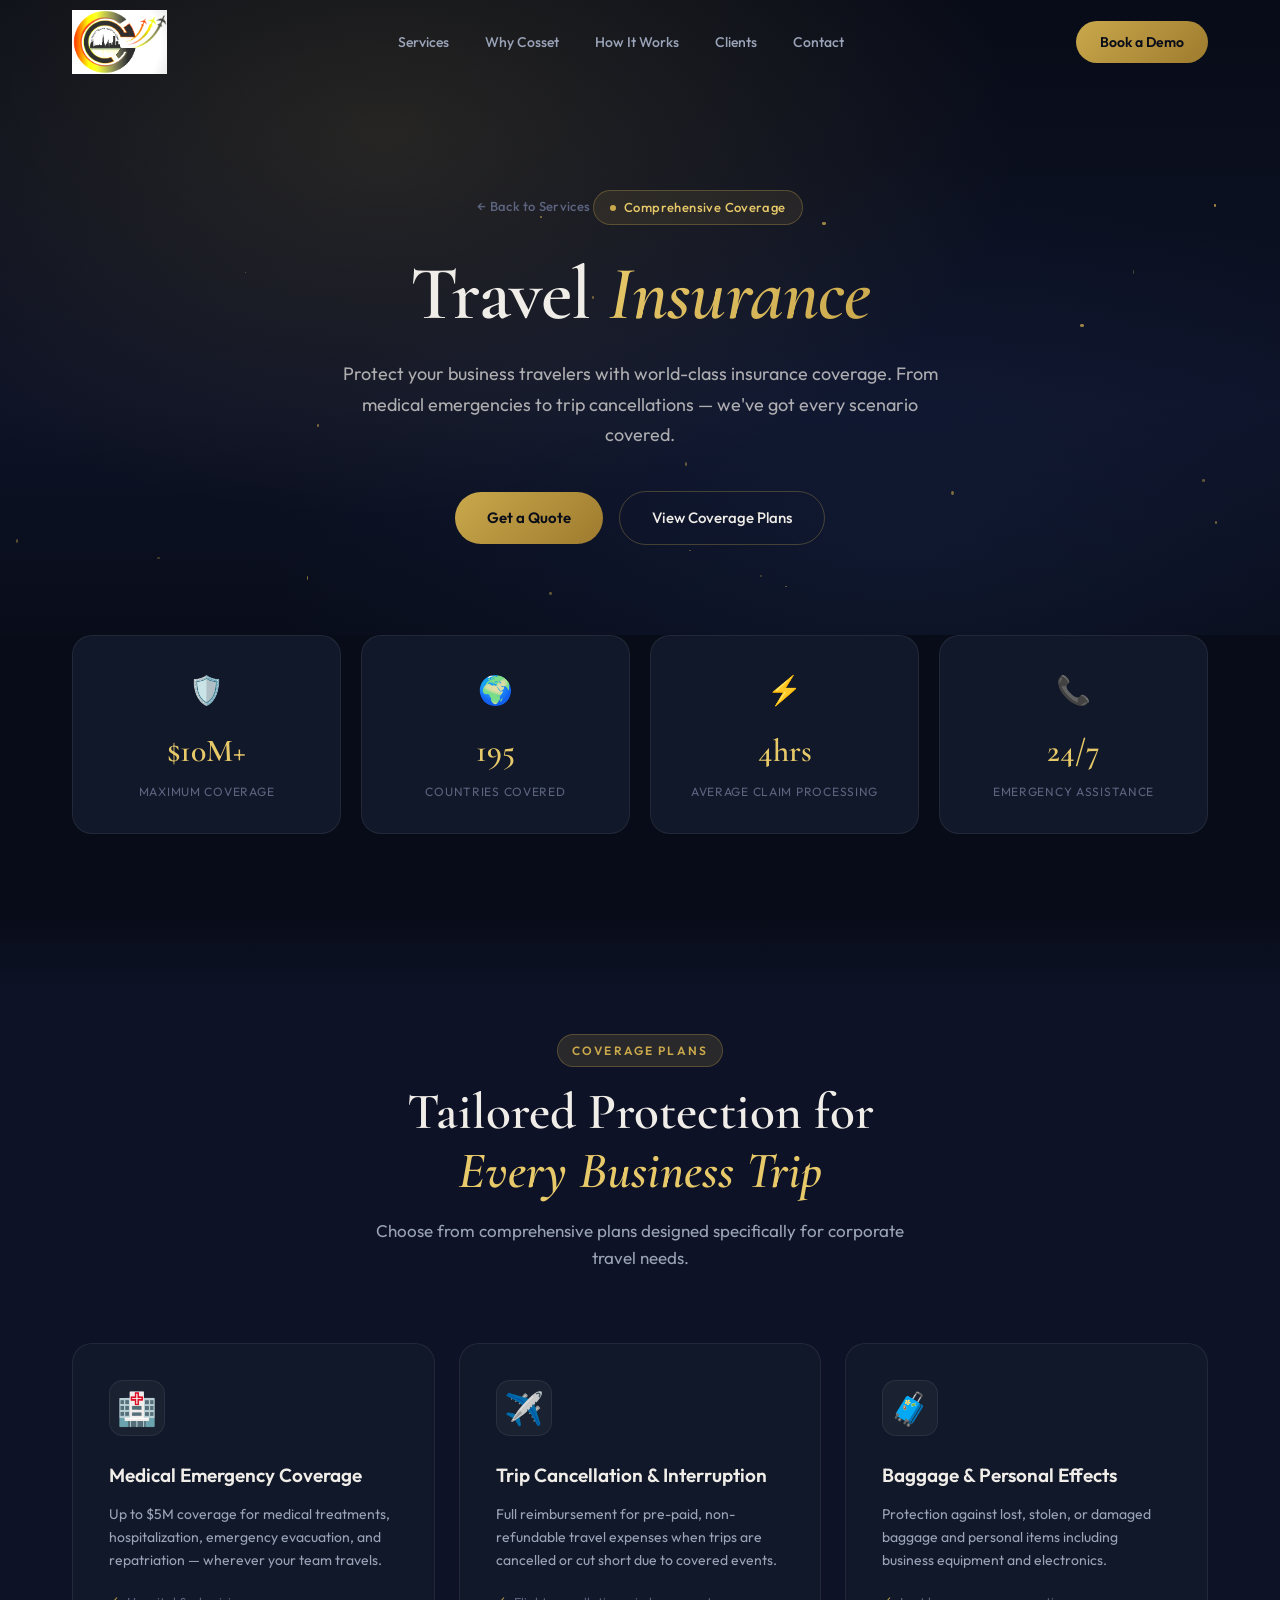
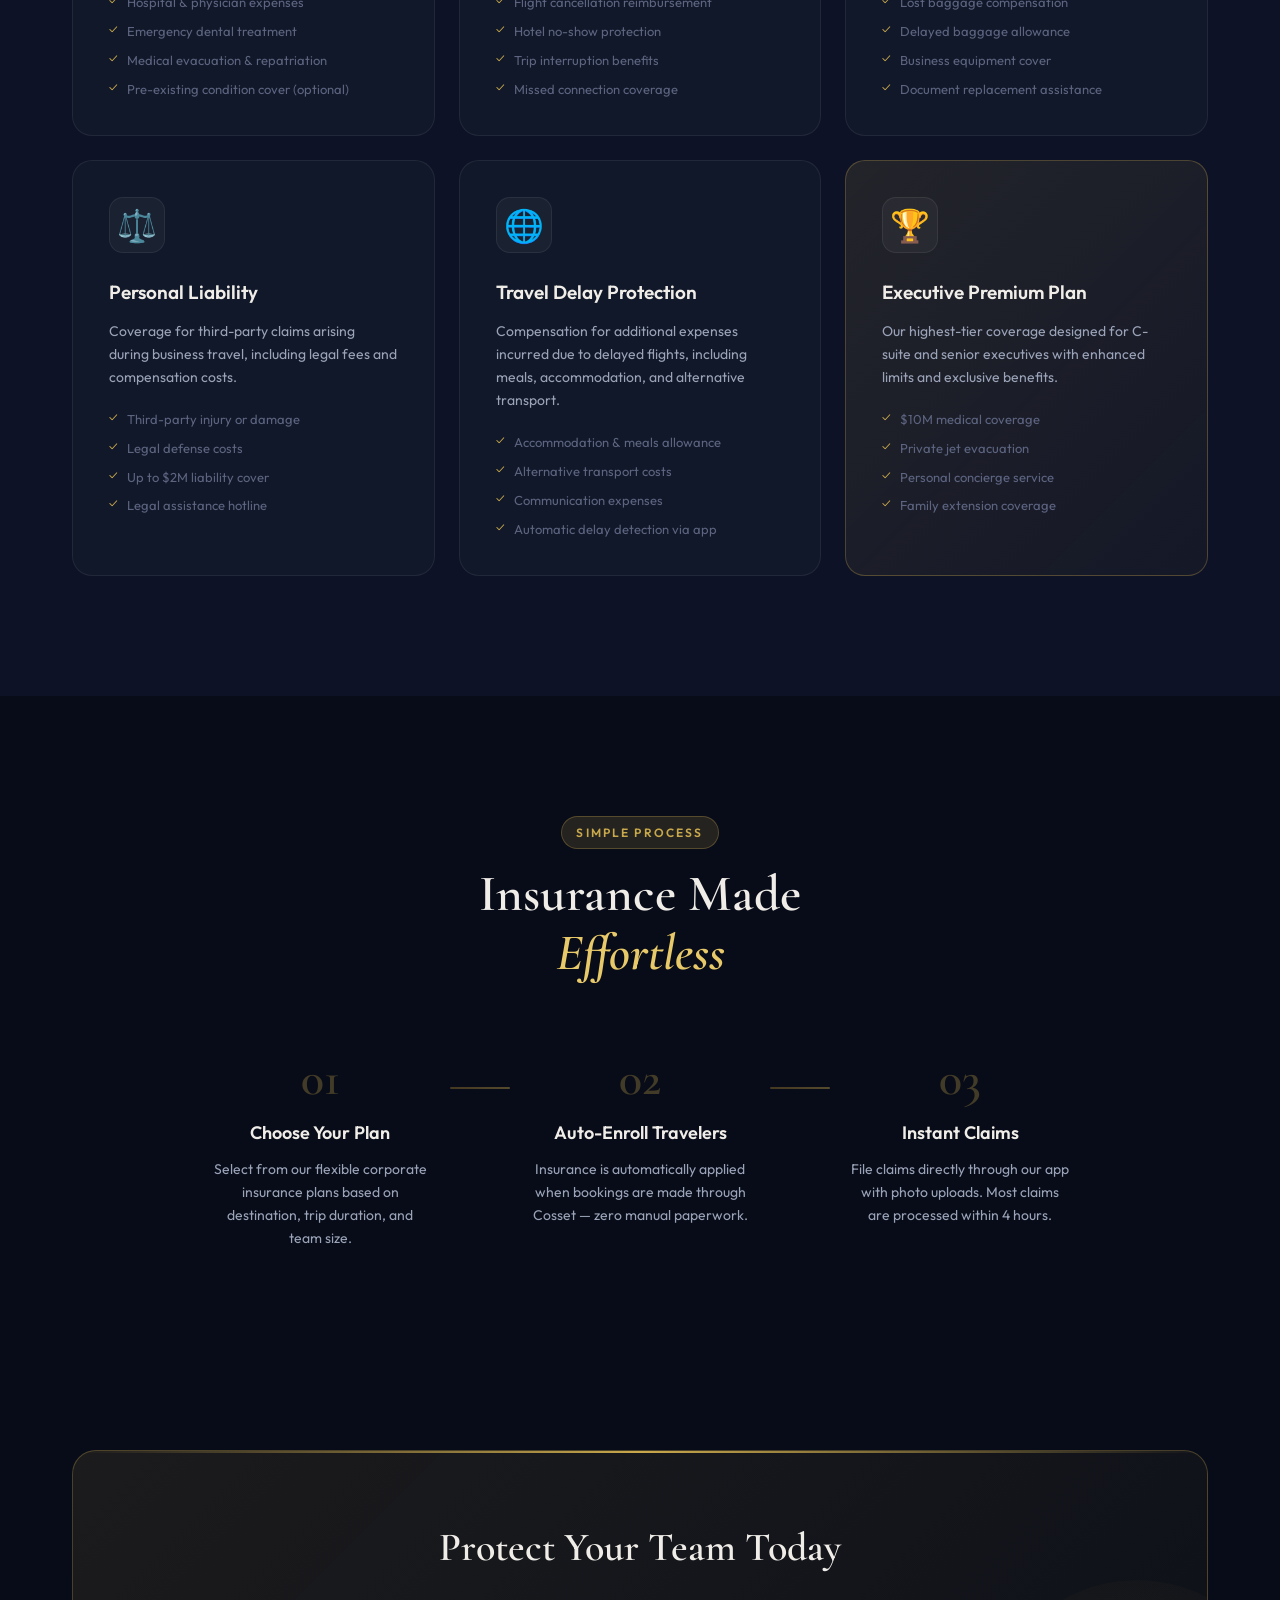
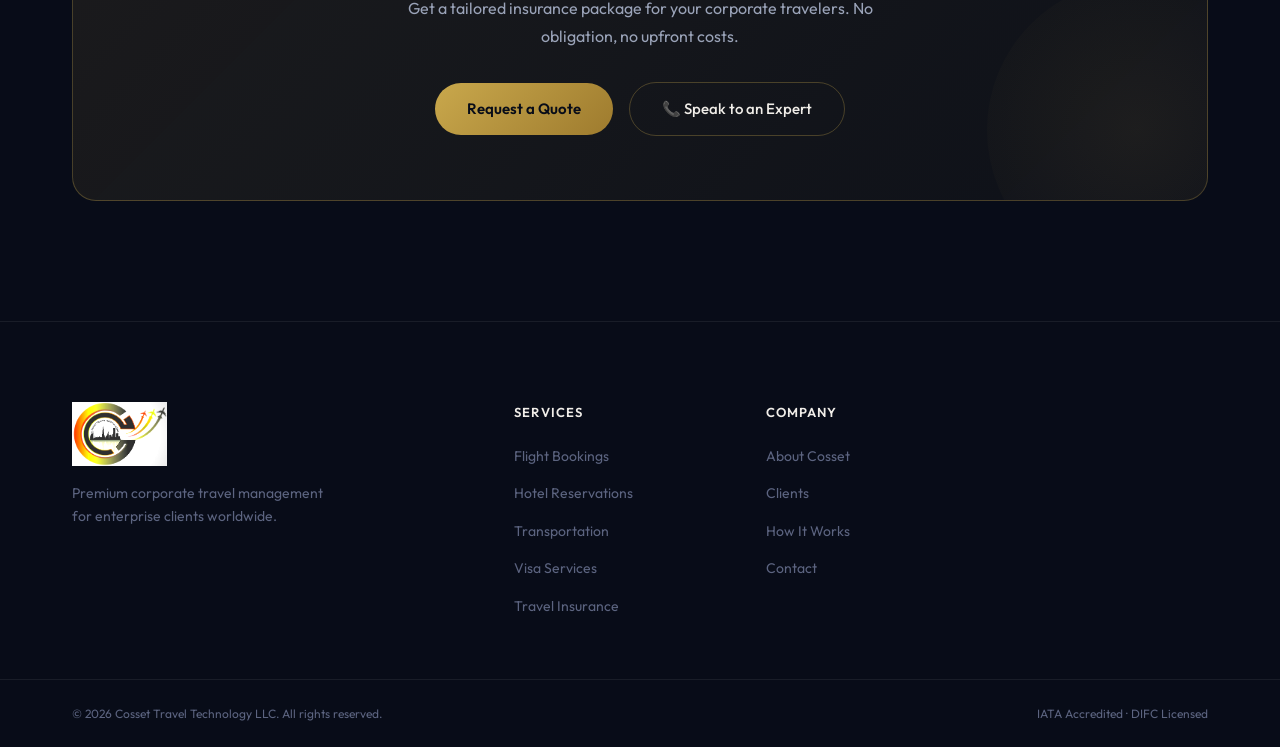
<file: services/insurance.html>
<!DOCTYPE html>
<html lang="en">

<head>
    <meta charset="UTF-8" />
    <meta name="viewport" content="width=device-width, initial-scale=1.0" />
    <title>Travel Insurance — Cosset Corporate Travel</title>
    <meta name="description"
        content="Comprehensive corporate travel insurance solutions by Cosset — covering medical emergencies, trip cancellations, baggage loss, and more for business travelers worldwide." />
    <link rel="preconnect" href="https://fonts.googleapis.com" />
    <link rel="preconnect" href="https://fonts.gstatic.com" crossorigin />
    <link
        href="https://fonts.googleapis.com/css2?family=Outfit:wght@300;400;500;600;700;800&family=Cormorant+Garamond:ital,wght@0,400;0,600;1,400;1,600&display=swap"
        rel="stylesheet" />
    <link rel="stylesheet" href="../css/style.css" />
    <link rel="stylesheet" href="../css/service-detail.css" />
</head>

<body>

    <!-- ===================== NAVIGATION ===================== -->
    <nav class="navbar scrolled" id="navbar">
        <div class="nav-container">
            <a href="../index.html" class="logo" id="logo-link">
                <img src="../assets/logo.jpg" alt="Cosset Logo" class="logo-img" />
            </a>
            <ul class="nav-links" id="nav-links">
                <li><a href="../index.html#services" class="nav-link">Services</a></li>
                <li><a href="../index.html#why-us" class="nav-link">Why Cosset</a></li>
                <li><a href="../index.html#how-it-works" class="nav-link">How It Works</a></li>
                <li><a href="../index.html#clients" class="nav-link">Clients</a></li>
                <li><a href="../index.html#contact" class="nav-link">Contact</a></li>
            </ul>
            <a href="../index.html#contact" class="btn-nav" id="nav-cta">Book a Demo</a>
            <button class="hamburger" id="hamburger" aria-label="Toggle menu">
                <span></span><span></span><span></span>
            </button>
        </div>
    </nav>

    <!-- ===================== HERO BANNER ===================== -->
    <section class="sd-hero">
        <div class="sd-hero-bg">
            <div class="sd-hero-gradient"></div>
        </div>
        <div class="sd-hero-particles" id="sd-particles"></div>
        <div class="container sd-hero-content">
            <a href="../index.html#services" class="sd-back-link">← Back to Services</a>
            <div class="sd-hero-badge">
                <span class="badge-dot"></span>
                Comprehensive Coverage
            </div>
            <h1 class="sd-hero-title">Travel <em>Insurance</em></h1>
            <p class="sd-hero-subtitle">Protect your business travelers with world-class insurance coverage. From
                medical emergencies to trip cancellations — we've got every scenario covered.</p>
            <div class="sd-hero-actions">
                <a href="../index.html#contact" class="btn-primary">Get a Quote</a>
                <a href="#coverage" class="btn-ghost">View Coverage Plans</a>
            </div>
        </div>
    </section>

    <!-- ===================== KEY STATS ===================== -->
    <section class="sd-stats">
        <div class="container">
            <div class="sd-stats-grid">
                <div class="sd-stat-card">
                    <div class="sd-stat-icon">🛡️</div>
                    <div class="sd-stat-value">$10M+</div>
                    <div class="sd-stat-label">Maximum Coverage</div>
                </div>
                <div class="sd-stat-card">
                    <div class="sd-stat-icon">🌍</div>
                    <div class="sd-stat-value">195</div>
                    <div class="sd-stat-label">Countries Covered</div>
                </div>
                <div class="sd-stat-card">
                    <div class="sd-stat-icon">⚡</div>
                    <div class="sd-stat-value">4hrs</div>
                    <div class="sd-stat-label">Average Claim Processing</div>
                </div>
                <div class="sd-stat-card">
                    <div class="sd-stat-icon">📞</div>
                    <div class="sd-stat-value">24/7</div>
                    <div class="sd-stat-label">Emergency Assistance</div>
                </div>
            </div>
        </div>
    </section>

    <!-- ===================== COVERAGE PLANS ===================== -->
    <section class="sd-features" id="coverage">
        <div class="container">
            <div class="section-header">
                <span class="section-tag">Coverage Plans</span>
                <h2 class="section-title">Tailored Protection for<br /><em>Every Business Trip</em></h2>
                <p class="section-desc">Choose from comprehensive plans designed specifically for corporate travel
                    needs.</p>
            </div>
            <div class="sd-features-grid">

                <div class="sd-feature-card">
                    <div class="sd-feature-icon">🏥</div>
                    <h3>Medical Emergency Coverage</h3>
                    <p>Up to $5M coverage for medical treatments, hospitalization, emergency evacuation, and
                        repatriation — wherever your team travels.</p>
                    <ul class="sd-feature-list">
                        <li>Hospital & physician expenses</li>
                        <li>Emergency dental treatment</li>
                        <li>Medical evacuation & repatriation</li>
                        <li>Pre-existing condition cover (optional)</li>
                    </ul>
                </div>

                <div class="sd-feature-card">
                    <div class="sd-feature-icon">✈️</div>
                    <h3>Trip Cancellation & Interruption</h3>
                    <p>Full reimbursement for pre-paid, non-refundable travel expenses when trips are cancelled or cut
                        short due to covered events.</p>
                    <ul class="sd-feature-list">
                        <li>Flight cancellation reimbursement</li>
                        <li>Hotel no-show protection</li>
                        <li>Trip interruption benefits</li>
                        <li>Missed connection coverage</li>
                    </ul>
                </div>

                <div class="sd-feature-card">
                    <div class="sd-feature-icon">🧳</div>
                    <h3>Baggage & Personal Effects</h3>
                    <p>Protection against lost, stolen, or damaged baggage and personal items including business
                        equipment and electronics.</p>
                    <ul class="sd-feature-list">
                        <li>Lost baggage compensation</li>
                        <li>Delayed baggage allowance</li>
                        <li>Business equipment cover</li>
                        <li>Document replacement assistance</li>
                    </ul>
                </div>

                <div class="sd-feature-card">
                    <div class="sd-feature-icon">⚖️</div>
                    <h3>Personal Liability</h3>
                    <p>Coverage for third-party claims arising during business travel, including legal fees and
                        compensation costs.</p>
                    <ul class="sd-feature-list">
                        <li>Third-party injury or damage</li>
                        <li>Legal defense costs</li>
                        <li>Up to $2M liability cover</li>
                        <li>Legal assistance hotline</li>
                    </ul>
                </div>

                <div class="sd-feature-card">
                    <div class="sd-feature-icon">🌐</div>
                    <h3>Travel Delay Protection</h3>
                    <p>Compensation for additional expenses incurred due to delayed flights, including meals,
                        accommodation, and alternative transport.</p>
                    <ul class="sd-feature-list">
                        <li>Accommodation & meals allowance</li>
                        <li>Alternative transport costs</li>
                        <li>Communication expenses</li>
                        <li>Automatic delay detection via app</li>
                    </ul>
                </div>

                <div class="sd-feature-card sd-feature-card--highlight">
                    <div class="sd-feature-icon">🏆</div>
                    <h3>Executive Premium Plan</h3>
                    <p>Our highest-tier coverage designed for C-suite and senior executives with enhanced limits and
                        exclusive benefits.</p>
                    <ul class="sd-feature-list">
                        <li>$10M medical coverage</li>
                        <li>Private jet evacuation</li>
                        <li>Personal concierge service</li>
                        <li>Family extension coverage</li>
                    </ul>
                </div>

            </div>
        </div>
    </section>

    <!-- ===================== HOW IT WORKS ===================== -->
    <section class="sd-process">
        <div class="container">
            <div class="section-header">
                <span class="section-tag">Simple Process</span>
                <h2 class="section-title">Insurance Made<br /><em>Effortless</em></h2>
            </div>
            <div class="sd-process-steps">
                <div class="sd-process-step">
                    <div class="sd-step-number">01</div>
                    <h3>Choose Your Plan</h3>
                    <p>Select from our flexible corporate insurance plans based on destination, trip duration, and team
                        size.</p>
                </div>
                <div class="sd-process-line"></div>
                <div class="sd-process-step">
                    <div class="sd-step-number">02</div>
                    <h3>Auto-Enroll Travelers</h3>
                    <p>Insurance is automatically applied when bookings are made through Cosset — zero manual paperwork.
                    </p>
                </div>
                <div class="sd-process-line"></div>
                <div class="sd-process-step">
                    <div class="sd-step-number">03</div>
                    <h3>Instant Claims</h3>
                    <p>File claims directly through our app with photo uploads. Most claims are processed within 4
                        hours.</p>
                </div>
            </div>
        </div>
    </section>

    <!-- ===================== CTA ===================== -->
    <section class="sd-cta">
        <div class="container">
            <div class="sd-cta-card">
                <h2>Protect Your Team Today</h2>
                <p>Get a tailored insurance package for your corporate travelers. No obligation, no upfront costs.</p>
                <div class="sd-cta-actions">
                    <a href="../index.html#contact" class="btn-primary">Request a Quote</a>
                    <a href="tel:+97145001234" class="btn-ghost">📞 Speak to an Expert</a>
                </div>
            </div>
        </div>
    </section>

    <!-- ===================== FOOTER ===================== -->
    <footer class="footer">
        <div class="container footer-grid">
            <div class="footer-brand">
                <a href="../index.html" class="logo">
                    <img src="../assets/logo.jpg" alt="Cosset Logo" class="logo-img" />
                </a>
                <p class="footer-tagline">Premium corporate travel management for enterprise clients worldwide.</p>
            </div>
            <div class="footer-col">
                <h4>Services</h4>
                <ul>
                    <li><a href="../index.html#services">Flight Bookings</a></li>
                    <li><a href="../index.html#services">Hotel Reservations</a></li>
                    <li><a href="transportation.html">Transportation</a></li>
                    <li><a href="visa.html">Visa Services</a></li>
                    <li><a href="insurance.html">Travel Insurance</a></li>
                </ul>
            </div>
            <div class="footer-col">
                <h4>Company</h4>
                <ul>
                    <li><a href="../index.html#why-us">About Cosset</a></li>
                    <li><a href="../index.html#clients">Clients</a></li>
                    <li><a href="../index.html#how-it-works">How It Works</a></li>
                    <li><a href="../index.html#contact">Contact</a></li>
                </ul>
            </div>
        </div>
        <div class="footer-bottom">
            <div class="container">
                <span>© 2026 Cosset Travel Technology LLC. All rights reserved.</span>
                <span>IATA Accredited · DIFC Licensed</span>
            </div>
        </div>
    </footer>

    <script src="../js/main.js"></script>
    <script src="../js/service-detail.js"></script>
</body>

</html>
</file>
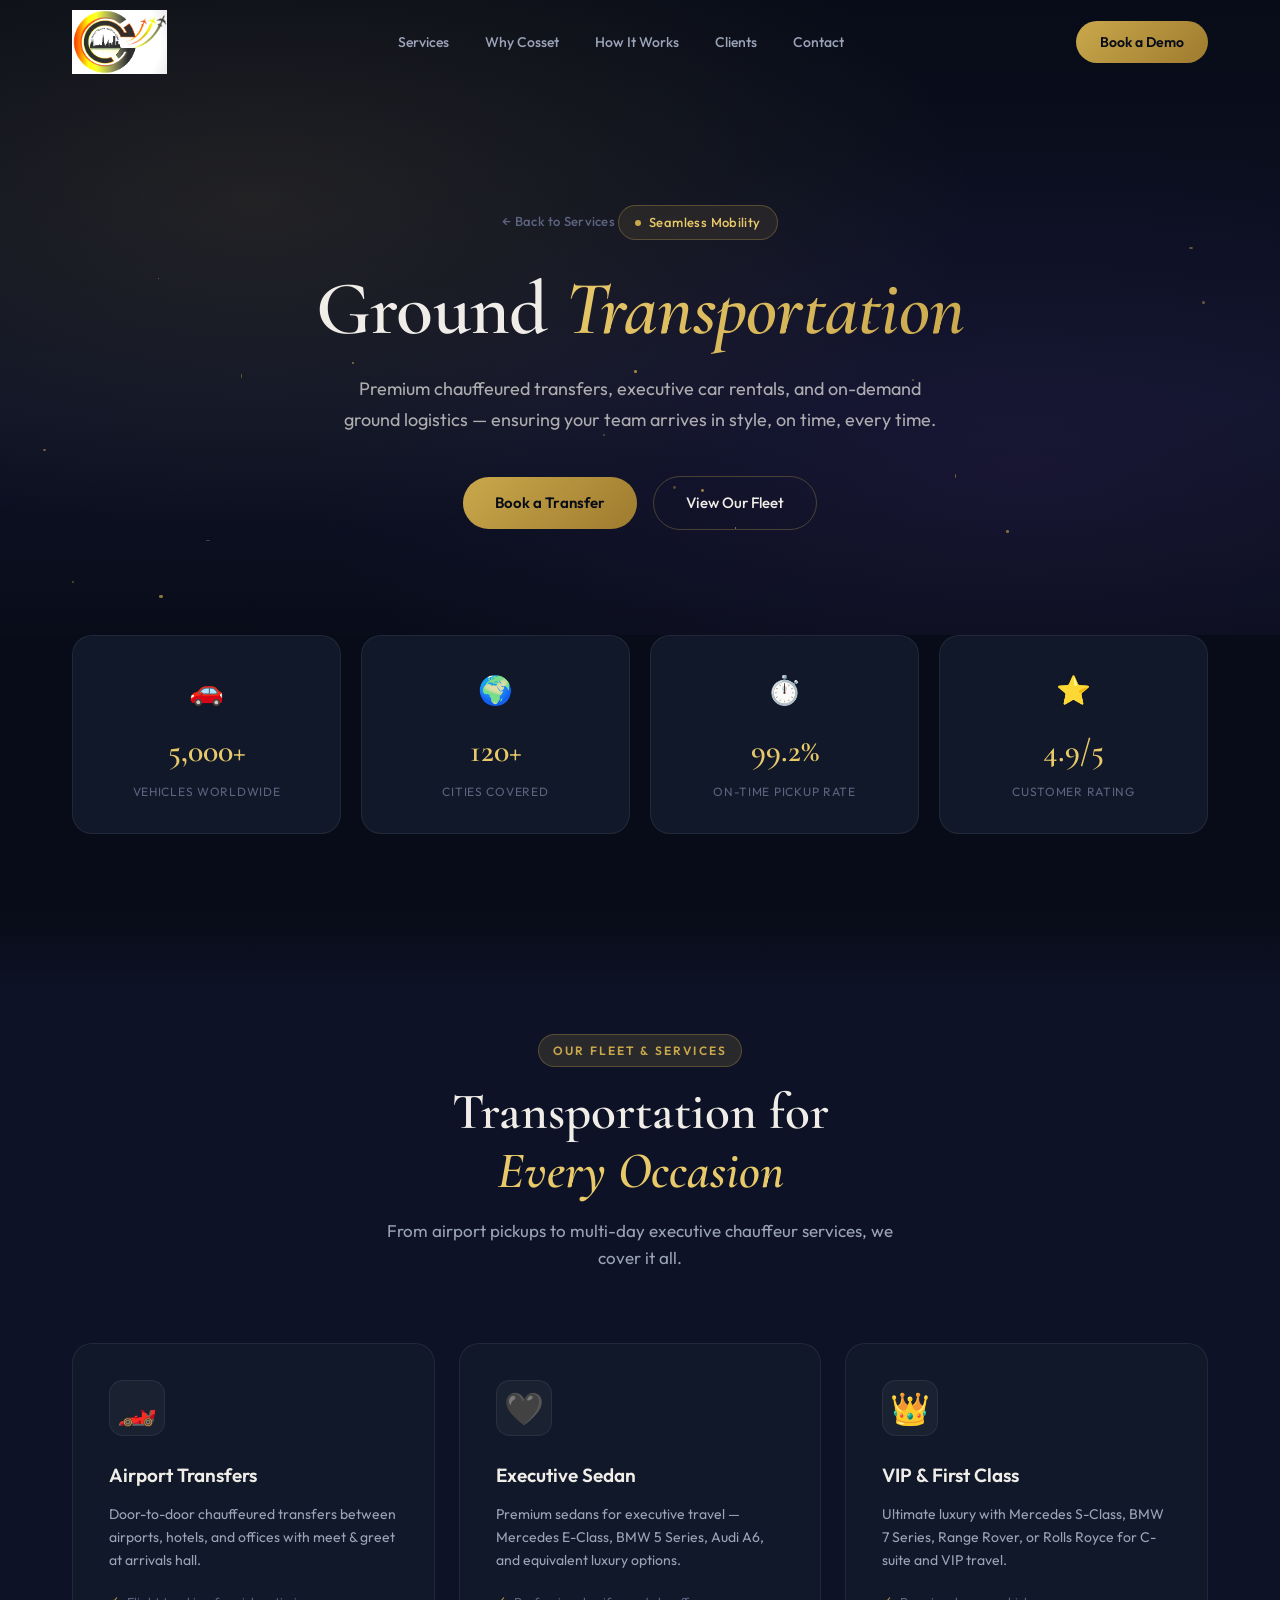
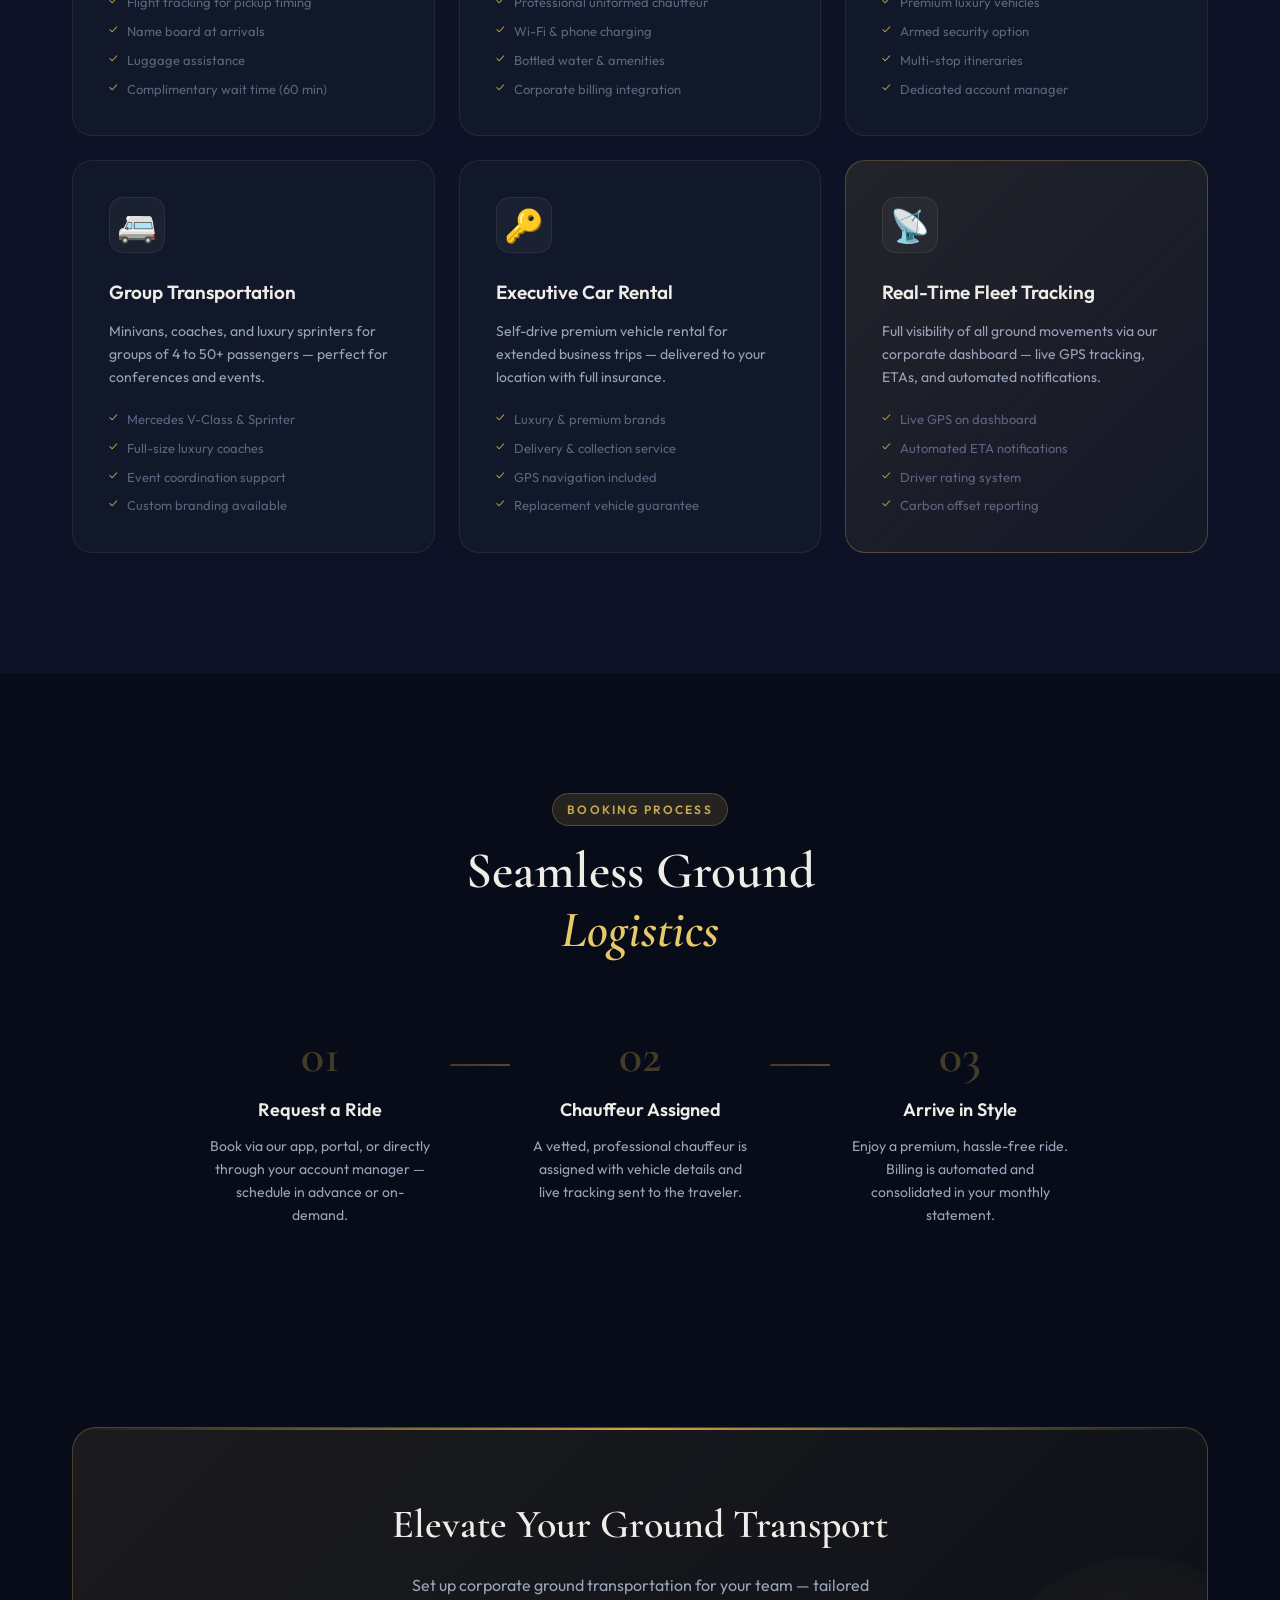
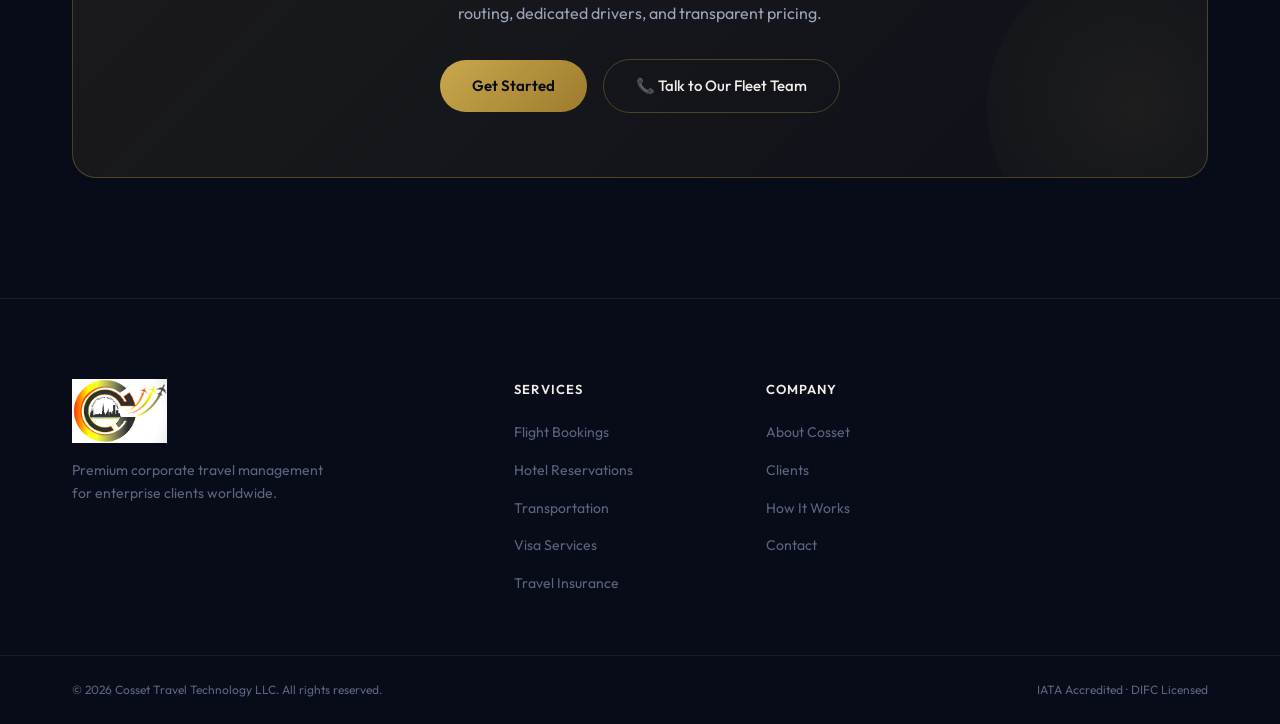
<file: services/transportation.html>
<!DOCTYPE html>
<html lang="en">

<head>
    <meta charset="UTF-8" />
    <meta name="viewport" content="width=device-width, initial-scale=1.0" />
    <title>Transportation Services — Cosset Corporate Travel</title>
    <meta name="description"
        content="Premium ground transportation services by Cosset — chauffeured transfers, executive car rentals, meet & greet, and fleet management for corporate travelers." />
    <link rel="preconnect" href="https://fonts.googleapis.com" />
    <link rel="preconnect" href="https://fonts.gstatic.com" crossorigin />
    <link
        href="https://fonts.googleapis.com/css2?family=Outfit:wght@300;400;500;600;700;800&family=Cormorant+Garamond:ital,wght@0,400;0,600;1,400;1,600&display=swap"
        rel="stylesheet" />
    <link rel="stylesheet" href="../css/style.css" />
    <link rel="stylesheet" href="../css/service-detail.css" />
</head>

<body>

    <!-- ===================== NAVIGATION ===================== -->
    <nav class="navbar scrolled" id="navbar">
        <div class="nav-container">
            <a href="../index.html" class="logo" id="logo-link">
                <img src="../assets/logo.jpg" alt="Cosset Logo" class="logo-img" />
            </a>
            <ul class="nav-links" id="nav-links">
                <li><a href="../index.html#services" class="nav-link">Services</a></li>
                <li><a href="../index.html#why-us" class="nav-link">Why Cosset</a></li>
                <li><a href="../index.html#how-it-works" class="nav-link">How It Works</a></li>
                <li><a href="../index.html#clients" class="nav-link">Clients</a></li>
                <li><a href="../index.html#contact" class="nav-link">Contact</a></li>
            </ul>
            <a href="../index.html#contact" class="btn-nav" id="nav-cta">Book a Demo</a>
            <button class="hamburger" id="hamburger" aria-label="Toggle menu">
                <span></span><span></span><span></span>
            </button>
        </div>
    </nav>

    <!-- ===================== HERO BANNER ===================== -->
    <section class="sd-hero">
        <div class="sd-hero-bg">
            <div class="sd-hero-gradient sd-hero-gradient--transport"></div>
        </div>
        <div class="sd-hero-particles" id="sd-particles"></div>
        <div class="container sd-hero-content">
            <a href="../index.html#services" class="sd-back-link">← Back to Services</a>
            <div class="sd-hero-badge">
                <span class="badge-dot"></span>
                Seamless Mobility
            </div>
            <h1 class="sd-hero-title">Ground <em>Transportation</em></h1>
            <p class="sd-hero-subtitle">Premium chauffeured transfers, executive car rentals, and on-demand ground
                logistics — ensuring your team arrives in style, on time, every time.</p>
            <div class="sd-hero-actions">
                <a href="../index.html#contact" class="btn-primary">Book a Transfer</a>
                <a href="#fleet" class="btn-ghost">View Our Fleet</a>
            </div>
        </div>
    </section>

    <!-- ===================== KEY STATS ===================== -->
    <section class="sd-stats">
        <div class="container">
            <div class="sd-stats-grid">
                <div class="sd-stat-card">
                    <div class="sd-stat-icon">🚗</div>
                    <div class="sd-stat-value">5,000+</div>
                    <div class="sd-stat-label">Vehicles Worldwide</div>
                </div>
                <div class="sd-stat-card">
                    <div class="sd-stat-icon">🌍</div>
                    <div class="sd-stat-value">120+</div>
                    <div class="sd-stat-label">Cities Covered</div>
                </div>
                <div class="sd-stat-card">
                    <div class="sd-stat-icon">⏱️</div>
                    <div class="sd-stat-value">99.2%</div>
                    <div class="sd-stat-label">On-Time Pickup Rate</div>
                </div>
                <div class="sd-stat-card">
                    <div class="sd-stat-icon">⭐</div>
                    <div class="sd-stat-value">4.9/5</div>
                    <div class="sd-stat-label">Customer Rating</div>
                </div>
            </div>
        </div>
    </section>

    <!-- ===================== FLEET & SERVICES ===================== -->
    <section class="sd-features" id="fleet">
        <div class="container">
            <div class="section-header">
                <span class="section-tag">Our Fleet & Services</span>
                <h2 class="section-title">Transportation for<br /><em>Every Occasion</em></h2>
                <p class="section-desc">From airport pickups to multi-day executive chauffeur services, we cover it all.
                </p>
            </div>
            <div class="sd-features-grid">

                <div class="sd-feature-card">
                    <div class="sd-feature-icon">🏎️</div>
                    <h3>Airport Transfers</h3>
                    <p>Door-to-door chauffeured transfers between airports, hotels, and offices with meet & greet at
                        arrivals hall.</p>
                    <ul class="sd-feature-list">
                        <li>Flight tracking for pickup timing</li>
                        <li>Name board at arrivals</li>
                        <li>Luggage assistance</li>
                        <li>Complimentary wait time (60 min)</li>
                    </ul>
                </div>

                <div class="sd-feature-card">
                    <div class="sd-feature-icon">🖤</div>
                    <h3>Executive Sedan</h3>
                    <p>Premium sedans for executive travel — Mercedes E-Class, BMW 5 Series, Audi A6, and equivalent
                        luxury options.</p>
                    <ul class="sd-feature-list">
                        <li>Professional uniformed chauffeur</li>
                        <li>Wi-Fi & phone charging</li>
                        <li>Bottled water & amenities</li>
                        <li>Corporate billing integration</li>
                    </ul>
                </div>

                <div class="sd-feature-card">
                    <div class="sd-feature-icon">👑</div>
                    <h3>VIP & First Class</h3>
                    <p>Ultimate luxury with Mercedes S-Class, BMW 7 Series, Range Rover, or Rolls Royce for C-suite and
                        VIP travel.</p>
                    <ul class="sd-feature-list">
                        <li>Premium luxury vehicles</li>
                        <li>Armed security option</li>
                        <li>Multi-stop itineraries</li>
                        <li>Dedicated account manager</li>
                    </ul>
                </div>

                <div class="sd-feature-card">
                    <div class="sd-feature-icon">🚐</div>
                    <h3>Group Transportation</h3>
                    <p>Minivans, coaches, and luxury sprinters for groups of 4 to 50+ passengers — perfect for
                        conferences and events.</p>
                    <ul class="sd-feature-list">
                        <li>Mercedes V-Class & Sprinter</li>
                        <li>Full-size luxury coaches</li>
                        <li>Event coordination support</li>
                        <li>Custom branding available</li>
                    </ul>
                </div>

                <div class="sd-feature-card">
                    <div class="sd-feature-icon">🔑</div>
                    <h3>Executive Car Rental</h3>
                    <p>Self-drive premium vehicle rental for extended business trips — delivered to your location with
                        full insurance.</p>
                    <ul class="sd-feature-list">
                        <li>Luxury & premium brands</li>
                        <li>Delivery & collection service</li>
                        <li>GPS navigation included</li>
                        <li>Replacement vehicle guarantee</li>
                    </ul>
                </div>

                <div class="sd-feature-card sd-feature-card--highlight">
                    <div class="sd-feature-icon">📡</div>
                    <h3>Real-Time Fleet Tracking</h3>
                    <p>Full visibility of all ground movements via our corporate dashboard — live GPS tracking, ETAs,
                        and automated notifications.</p>
                    <ul class="sd-feature-list">
                        <li>Live GPS on dashboard</li>
                        <li>Automated ETA notifications</li>
                        <li>Driver rating system</li>
                        <li>Carbon offset reporting</li>
                    </ul>
                </div>

            </div>
        </div>
    </section>

    <!-- ===================== HOW IT WORKS ===================== -->
    <section class="sd-process">
        <div class="container">
            <div class="section-header">
                <span class="section-tag">Booking Process</span>
                <h2 class="section-title">Seamless Ground<br /><em>Logistics</em></h2>
            </div>
            <div class="sd-process-steps">
                <div class="sd-process-step">
                    <div class="sd-step-number">01</div>
                    <h3>Request a Ride</h3>
                    <p>Book via our app, portal, or directly through your account manager — schedule in advance or
                        on-demand.</p>
                </div>
                <div class="sd-process-line"></div>
                <div class="sd-process-step">
                    <div class="sd-step-number">02</div>
                    <h3>Chauffeur Assigned</h3>
                    <p>A vetted, professional chauffeur is assigned with vehicle details and live tracking sent to the
                        traveler.</p>
                </div>
                <div class="sd-process-line"></div>
                <div class="sd-process-step">
                    <div class="sd-step-number">03</div>
                    <h3>Arrive in Style</h3>
                    <p>Enjoy a premium, hassle-free ride. Billing is automated and consolidated in your monthly
                        statement.</p>
                </div>
            </div>
        </div>
    </section>

    <!-- ===================== CTA ===================== -->
    <section class="sd-cta">
        <div class="container">
            <div class="sd-cta-card">
                <h2>Elevate Your Ground Transport</h2>
                <p>Set up corporate ground transportation for your team — tailored routing, dedicated drivers, and
                    transparent pricing.</p>
                <div class="sd-cta-actions">
                    <a href="../index.html#contact" class="btn-primary">Get Started</a>
                    <a href="tel:+97145001234" class="btn-ghost">📞 Talk to Our Fleet Team</a>
                </div>
            </div>
        </div>
    </section>

    <!-- ===================== FOOTER ===================== -->
    <footer class="footer">
        <div class="container footer-grid">
            <div class="footer-brand">
                <a href="../index.html" class="logo">
                    <img src="../assets/logo.jpg" alt="Cosset Logo" class="logo-img" />
                </a>
                <p class="footer-tagline">Premium corporate travel management for enterprise clients worldwide.</p>
            </div>
            <div class="footer-col">
                <h4>Services</h4>
                <ul>
                    <li><a href="../index.html#services">Flight Bookings</a></li>
                    <li><a href="../index.html#services">Hotel Reservations</a></li>
                    <li><a href="transportation.html">Transportation</a></li>
                    <li><a href="visa.html">Visa Services</a></li>
                    <li><a href="insurance.html">Travel Insurance</a></li>
                </ul>
            </div>
            <div class="footer-col">
                <h4>Company</h4>
                <ul>
                    <li><a href="../index.html#why-us">About Cosset</a></li>
                    <li><a href="../index.html#clients">Clients</a></li>
                    <li><a href="../index.html#how-it-works">How It Works</a></li>
                    <li><a href="../index.html#contact">Contact</a></li>
                </ul>
            </div>
        </div>
        <div class="footer-bottom">
            <div class="container">
                <span>© 2026 Cosset Travel Technology LLC. All rights reserved.</span>
                <span>IATA Accredited · DIFC Licensed</span>
            </div>
        </div>
    </footer>

    <script src="../js/main.js"></script>
    <script src="../js/service-detail.js"></script>
</body>

</html>
</file>
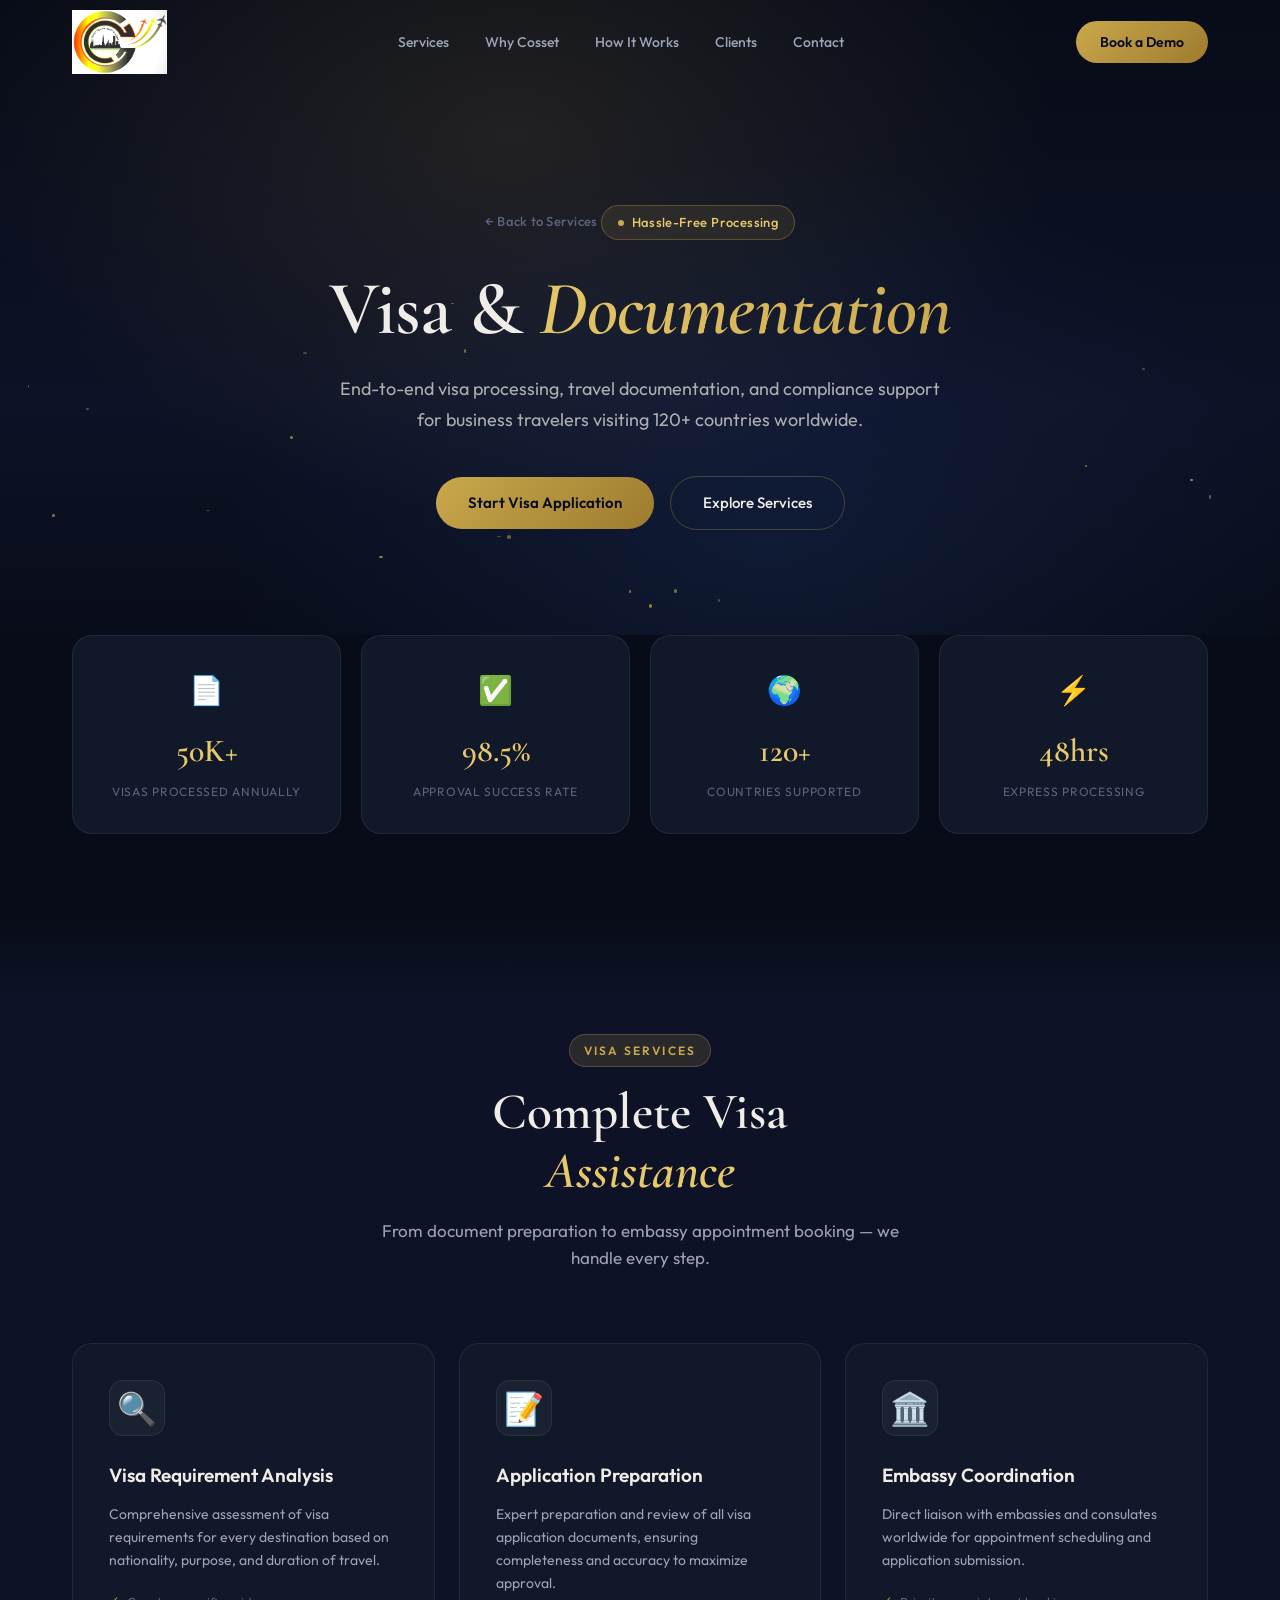
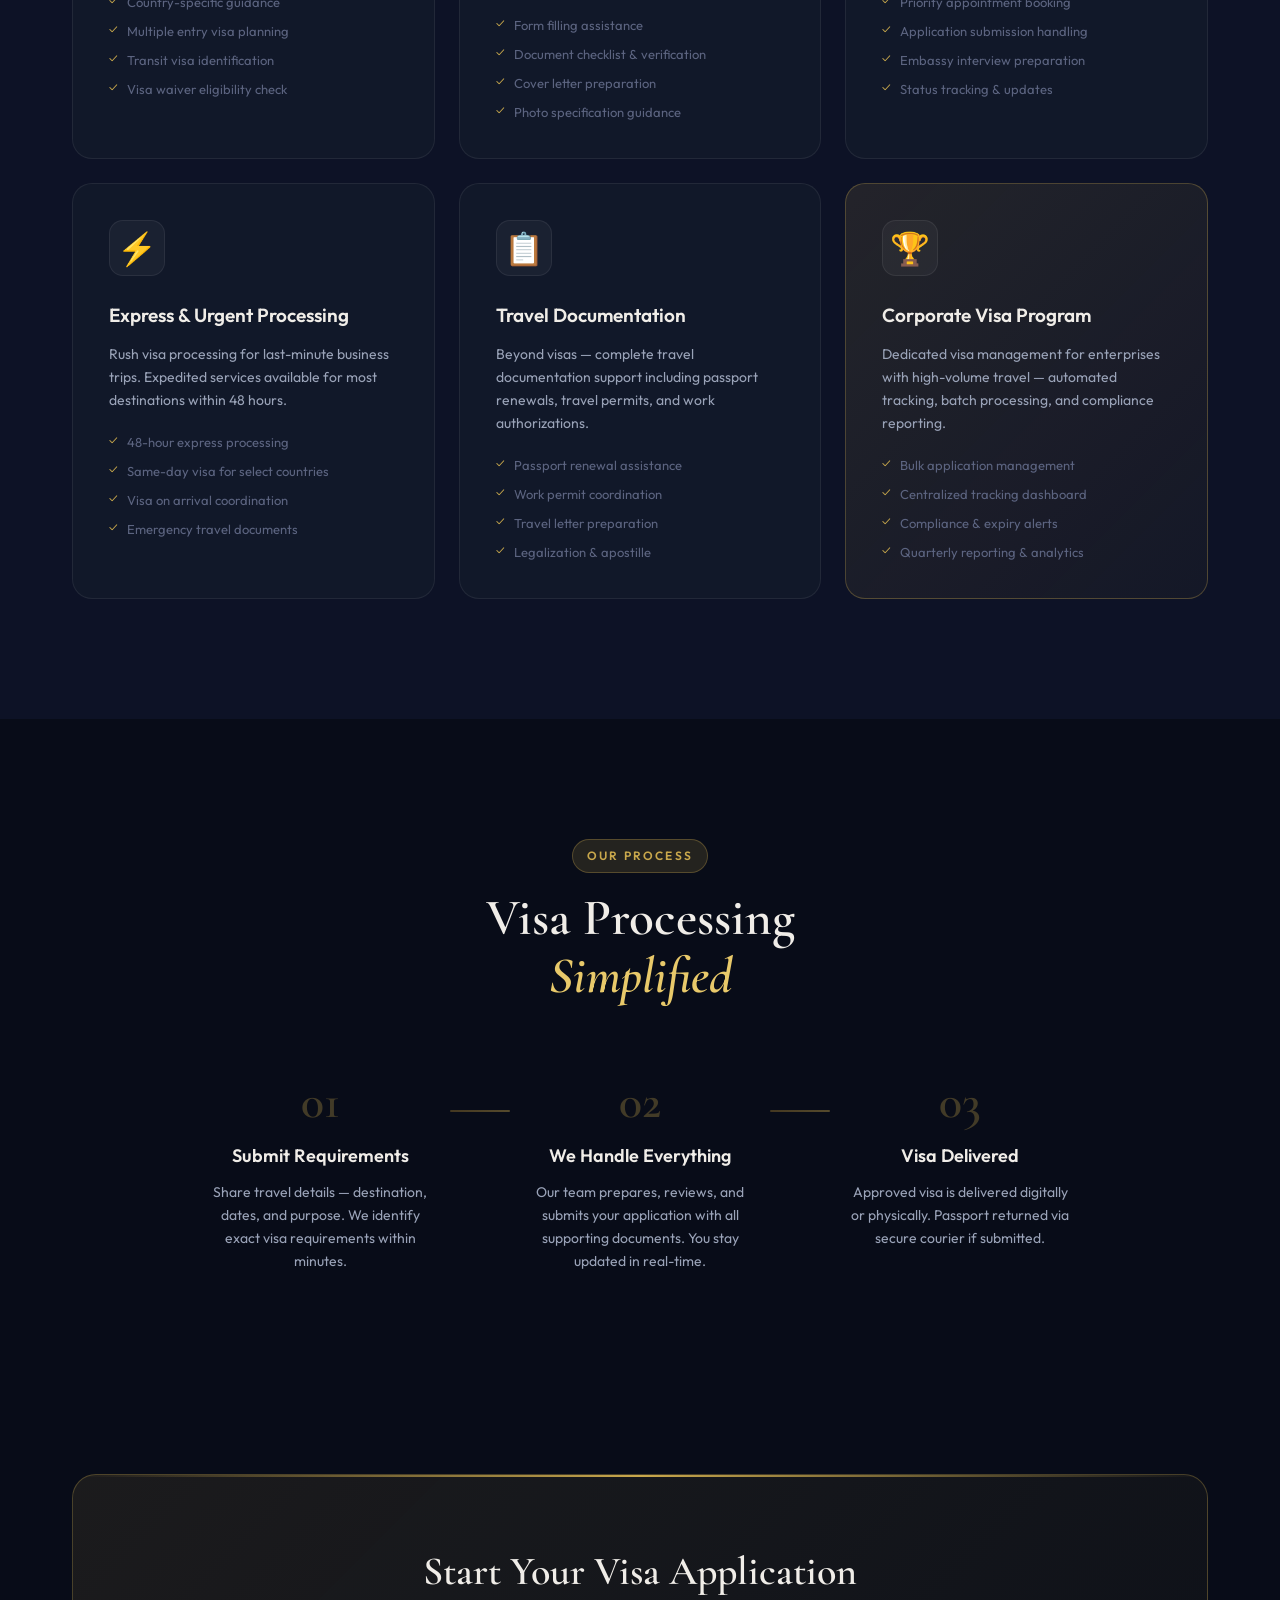
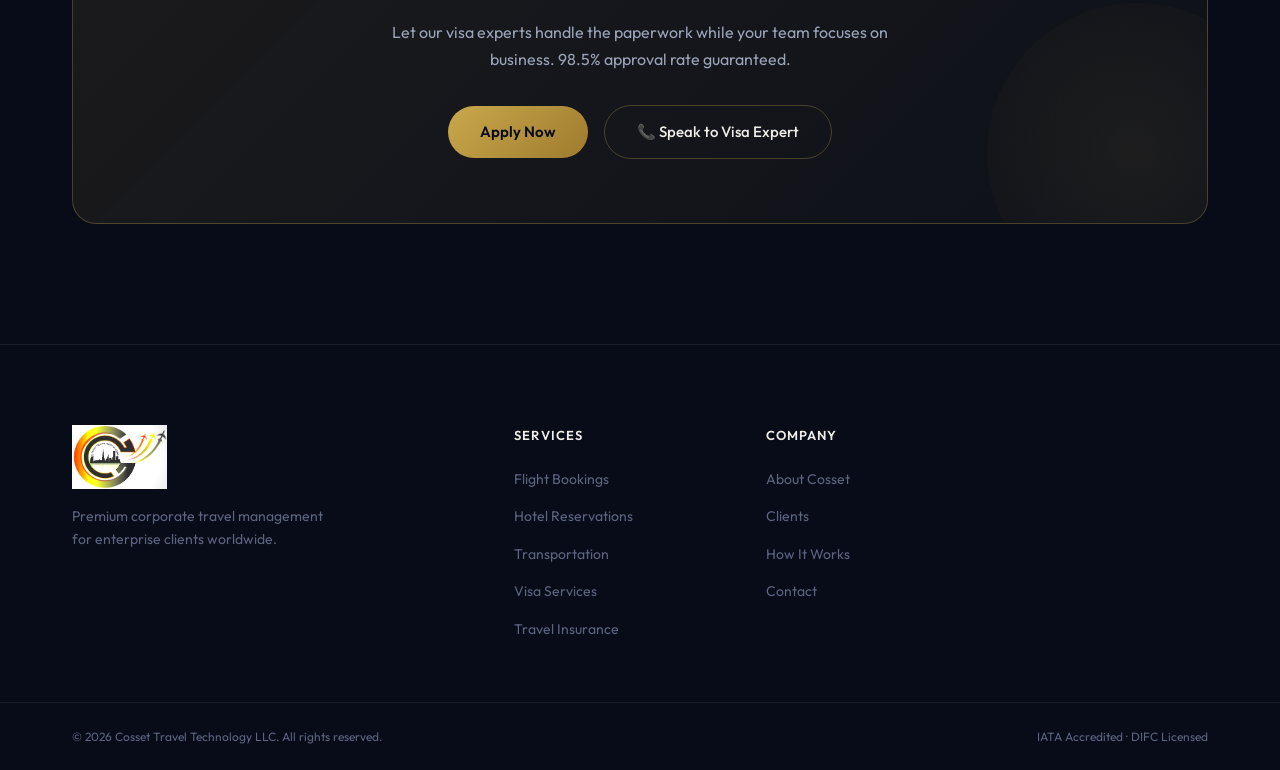
<file: services/visa.html>
<!DOCTYPE html>
<html lang="en">

<head>
    <meta charset="UTF-8" />
    <meta name="viewport" content="width=device-width, initial-scale=1.0" />
    <title>Visa & Documentation Services — Cosset Corporate Travel</title>
    <meta name="description"
        content="End-to-end visa processing and travel documentation services by Cosset — fast-track processing, embassy appointments, and document verification for 120+ countries." />
    <link rel="preconnect" href="https://fonts.googleapis.com" />
    <link rel="preconnect" href="https://fonts.gstatic.com" crossorigin />
    <link
        href="https://fonts.googleapis.com/css2?family=Outfit:wght@300;400;500;600;700;800&family=Cormorant+Garamond:ital,wght@0,400;0,600;1,400;1,600&display=swap"
        rel="stylesheet" />
    <link rel="stylesheet" href="../css/style.css" />
    <link rel="stylesheet" href="../css/service-detail.css" />
</head>

<body>

    <!-- ===================== NAVIGATION ===================== -->
    <nav class="navbar scrolled" id="navbar">
        <div class="nav-container">
            <a href="../index.html" class="logo" id="logo-link">
                <img src="../assets/logo.jpg" alt="Cosset Logo" class="logo-img" />
            </a>
            <ul class="nav-links" id="nav-links">
                <li><a href="../index.html#services" class="nav-link">Services</a></li>
                <li><a href="../index.html#why-us" class="nav-link">Why Cosset</a></li>
                <li><a href="../index.html#how-it-works" class="nav-link">How It Works</a></li>
                <li><a href="../index.html#clients" class="nav-link">Clients</a></li>
                <li><a href="../index.html#contact" class="nav-link">Contact</a></li>
            </ul>
            <a href="../index.html#contact" class="btn-nav" id="nav-cta">Book a Demo</a>
            <button class="hamburger" id="hamburger" aria-label="Toggle menu">
                <span></span><span></span><span></span>
            </button>
        </div>
    </nav>

    <!-- ===================== HERO BANNER ===================== -->
    <section class="sd-hero">
        <div class="sd-hero-bg">
            <div class="sd-hero-gradient sd-hero-gradient--visa"></div>
        </div>
        <div class="sd-hero-particles" id="sd-particles"></div>
        <div class="container sd-hero-content">
            <a href="../index.html#services" class="sd-back-link">← Back to Services</a>
            <div class="sd-hero-badge">
                <span class="badge-dot"></span>
                Hassle-Free Processing
            </div>
            <h1 class="sd-hero-title">Visa & <em>Documentation</em></h1>
            <p class="sd-hero-subtitle">End-to-end visa processing, travel documentation, and compliance support for
                business travelers visiting 120+ countries worldwide.</p>
            <div class="sd-hero-actions">
                <a href="../index.html#contact" class="btn-primary">Start Visa Application</a>
                <a href="#visa-services" class="btn-ghost">Explore Services</a>
            </div>
        </div>
    </section>

    <!-- ===================== KEY STATS ===================== -->
    <section class="sd-stats">
        <div class="container">
            <div class="sd-stats-grid">
                <div class="sd-stat-card">
                    <div class="sd-stat-icon">📄</div>
                    <div class="sd-stat-value">50K+</div>
                    <div class="sd-stat-label">Visas Processed Annually</div>
                </div>
                <div class="sd-stat-card">
                    <div class="sd-stat-icon">✅</div>
                    <div class="sd-stat-value">98.5%</div>
                    <div class="sd-stat-label">Approval Success Rate</div>
                </div>
                <div class="sd-stat-card">
                    <div class="sd-stat-icon">🌍</div>
                    <div class="sd-stat-value">120+</div>
                    <div class="sd-stat-label">Countries Supported</div>
                </div>
                <div class="sd-stat-card">
                    <div class="sd-stat-icon">⚡</div>
                    <div class="sd-stat-value">48hrs</div>
                    <div class="sd-stat-label">Express Processing</div>
                </div>
            </div>
        </div>
    </section>

    <!-- ===================== VISA SERVICES ===================== -->
    <section class="sd-features" id="visa-services">
        <div class="container">
            <div class="section-header">
                <span class="section-tag">Visa Services</span>
                <h2 class="section-title">Complete Visa<br /><em>Assistance</em></h2>
                <p class="section-desc">From document preparation to embassy appointment booking — we handle every step.
                </p>
            </div>
            <div class="sd-features-grid">

                <div class="sd-feature-card">
                    <div class="sd-feature-icon">🔍</div>
                    <h3>Visa Requirement Analysis</h3>
                    <p>Comprehensive assessment of visa requirements for every destination based on nationality,
                        purpose, and duration of travel.</p>
                    <ul class="sd-feature-list">
                        <li>Country-specific guidance</li>
                        <li>Multiple entry visa planning</li>
                        <li>Transit visa identification</li>
                        <li>Visa waiver eligibility check</li>
                    </ul>
                </div>

                <div class="sd-feature-card">
                    <div class="sd-feature-icon">📝</div>
                    <h3>Application Preparation</h3>
                    <p>Expert preparation and review of all visa application documents, ensuring completeness and
                        accuracy to maximize approval.</p>
                    <ul class="sd-feature-list">
                        <li>Form filling assistance</li>
                        <li>Document checklist & verification</li>
                        <li>Cover letter preparation</li>
                        <li>Photo specification guidance</li>
                    </ul>
                </div>

                <div class="sd-feature-card">
                    <div class="sd-feature-icon">🏛️</div>
                    <h3>Embassy Coordination</h3>
                    <p>Direct liaison with embassies and consulates worldwide for appointment scheduling and application
                        submission.</p>
                    <ul class="sd-feature-list">
                        <li>Priority appointment booking</li>
                        <li>Application submission handling</li>
                        <li>Embassy interview preparation</li>
                        <li>Status tracking & updates</li>
                    </ul>
                </div>

                <div class="sd-feature-card">
                    <div class="sd-feature-icon">⚡</div>
                    <h3>Express & Urgent Processing</h3>
                    <p>Rush visa processing for last-minute business trips. Expedited services available for most
                        destinations within 48 hours.</p>
                    <ul class="sd-feature-list">
                        <li>48-hour express processing</li>
                        <li>Same-day visa for select countries</li>
                        <li>Visa on arrival coordination</li>
                        <li>Emergency travel documents</li>
                    </ul>
                </div>

                <div class="sd-feature-card">
                    <div class="sd-feature-icon">📋</div>
                    <h3>Travel Documentation</h3>
                    <p>Beyond visas — complete travel documentation support including passport renewals, travel permits,
                        and work authorizations.</p>
                    <ul class="sd-feature-list">
                        <li>Passport renewal assistance</li>
                        <li>Work permit coordination</li>
                        <li>Travel letter preparation</li>
                        <li>Legalization & apostille</li>
                    </ul>
                </div>

                <div class="sd-feature-card sd-feature-card--highlight">
                    <div class="sd-feature-icon">🏆</div>
                    <h3>Corporate Visa Program</h3>
                    <p>Dedicated visa management for enterprises with high-volume travel — automated tracking, batch
                        processing, and compliance reporting.</p>
                    <ul class="sd-feature-list">
                        <li>Bulk application management</li>
                        <li>Centralized tracking dashboard</li>
                        <li>Compliance & expiry alerts</li>
                        <li>Quarterly reporting & analytics</li>
                    </ul>
                </div>

            </div>
        </div>
    </section>

    <!-- ===================== HOW IT WORKS ===================== -->
    <section class="sd-process">
        <div class="container">
            <div class="section-header">
                <span class="section-tag">Our Process</span>
                <h2 class="section-title">Visa Processing<br /><em>Simplified</em></h2>
            </div>
            <div class="sd-process-steps">
                <div class="sd-process-step">
                    <div class="sd-step-number">01</div>
                    <h3>Submit Requirements</h3>
                    <p>Share travel details — destination, dates, and purpose. We identify exact visa requirements
                        within minutes.</p>
                </div>
                <div class="sd-process-line"></div>
                <div class="sd-process-step">
                    <div class="sd-step-number">02</div>
                    <h3>We Handle Everything</h3>
                    <p>Our team prepares, reviews, and submits your application with all supporting documents. You stay
                        updated in real-time.</p>
                </div>
                <div class="sd-process-line"></div>
                <div class="sd-process-step">
                    <div class="sd-step-number">03</div>
                    <h3>Visa Delivered</h3>
                    <p>Approved visa is delivered digitally or physically. Passport returned via secure courier if
                        submitted.</p>
                </div>
            </div>
        </div>
    </section>

    <!-- ===================== CTA ===================== -->
    <section class="sd-cta">
        <div class="container">
            <div class="sd-cta-card">
                <h2>Start Your Visa Application</h2>
                <p>Let our visa experts handle the paperwork while your team focuses on business. 98.5% approval rate
                    guaranteed.</p>
                <div class="sd-cta-actions">
                    <a href="../index.html#contact" class="btn-primary">Apply Now</a>
                    <a href="tel:+97145001234" class="btn-ghost">📞 Speak to Visa Expert</a>
                </div>
            </div>
        </div>
    </section>

    <!-- ===================== FOOTER ===================== -->
    <footer class="footer">
        <div class="container footer-grid">
            <div class="footer-brand">
                <a href="../index.html" class="logo">
                    <img src="../assets/logo.jpg" alt="Cosset Logo" class="logo-img" />
                </a>
                <p class="footer-tagline">Premium corporate travel management for enterprise clients worldwide.</p>
            </div>
            <div class="footer-col">
                <h4>Services</h4>
                <ul>
                    <li><a href="../index.html#services">Flight Bookings</a></li>
                    <li><a href="../index.html#services">Hotel Reservations</a></li>
                    <li><a href="transportation.html">Transportation</a></li>
                    <li><a href="visa.html">Visa Services</a></li>
                    <li><a href="insurance.html">Travel Insurance</a></li>
                </ul>
            </div>
            <div class="footer-col">
                <h4>Company</h4>
                <ul>
                    <li><a href="../index.html#why-us">About Cosset</a></li>
                    <li><a href="../index.html#clients">Clients</a></li>
                    <li><a href="../index.html#how-it-works">How It Works</a></li>
                    <li><a href="../index.html#contact">Contact</a></li>
                </ul>
            </div>
        </div>
        <div class="footer-bottom">
            <div class="container">
                <span>© 2026 Cosset Travel Technology LLC. All rights reserved.</span>
                <span>IATA Accredited · DIFC Licensed</span>
            </div>
        </div>
    </footer>

    <script src="../js/main.js"></script>
    <script src="../js/service-detail.js"></script>
</body>

</html>
</file>
<file: css/style.css>
/* ============================================================
   COSSET — PREMIUM CORPORATE TRAVEL CSS
   ============================================================ */

/* ---- CSS Custom Properties ---- */
:root {
  /* Colors */
  --bg-primary: #080C18;
  --bg-secondary: #0D1226;
  --bg-card: #111829;
  --bg-card-hover: #161f35;
  --gold: #C9A84C;
  --gold-light: #E8C96A;
  --gold-dark: #9E7B2E;
  --gold-glow: rgba(201, 168, 76, 0.15);
  --text-primary: #F0EDE8;
  --text-secondary: #9AA3B8;
  --text-muted: #5C6480;
  --border: rgba(255, 255, 255, 0.07);
  --border-gold: rgba(201, 168, 76, 0.3);
  --glass-bg: rgba(255, 255, 255, 0.04);
  --glass-border: rgba(255, 255, 255, 0.1);
  --success: #4ade80;

  /* Typography */
  --font-sans: 'Outfit', sans-serif;
  --font-display: 'Cormorant Garamond', serif;

  /* Spacing */
  --section-pad: 120px;
  --container-max: 1200px;

  /* Transitions */
  --ease: cubic-bezier(0.4, 0, 0.2, 1);
  --ease-out: cubic-bezier(0, 0, 0.2, 1);
}

/* ---- Reset & Base ---- */
*,
*::before,
*::after {
  box-sizing: border-box;
  margin: 0;
  padding: 0;
}

html {
  scroll-behavior: smooth;
  font-size: 16px;
}

body {
  font-family: var(--font-sans);
  background: var(--bg-primary);
  color: var(--text-primary);
  overflow-x: hidden;
  line-height: 1.6;
  -webkit-font-smoothing: antialiased;
}

img {
  display: block;
  max-width: 100%;
}

a {
  text-decoration: none;
  color: inherit;
}

ul {
  list-style: none;
}

::selection {
  background: var(--gold);
  color: var(--bg-primary);
}

/* ---- Scrollbar ---- */
::-webkit-scrollbar {
  width: 6px;
}

::-webkit-scrollbar-track {
  background: var(--bg-primary);
}

::-webkit-scrollbar-thumb {
  background: var(--gold-dark);
  border-radius: 3px;
}

/* ---- Container ---- */
.container {
  max-width: var(--container-max);
  margin: 0 auto;
  padding: 0 32px;
}

/* ---- Buttons ---- */
.btn-primary {
  display: inline-flex;
  align-items: center;
  gap: 8px;
  padding: 14px 32px;
  background: linear-gradient(135deg, var(--gold), var(--gold-dark));
  color: var(--bg-primary);
  font-family: var(--font-sans);
  font-weight: 600;
  font-size: 15px;
  border-radius: 50px;
  border: none;
  cursor: pointer;
  transition: all 0.3s var(--ease);
  position: relative;
  overflow: hidden;
}

.btn-primary::before {
  content: '';
  position: absolute;
  inset: 0;
  background: linear-gradient(135deg, var(--gold-light), var(--gold));
  opacity: 0;
  transition: opacity 0.3s;
}

.btn-primary:hover::before {
  opacity: 1;
}

.btn-primary:hover {
  transform: translateY(-2px);
  box-shadow: 0 16px 40px rgba(201, 168, 76, 0.35);
}

.btn-primary:active {
  transform: translateY(0);
}

.btn-primary span {
  position: relative;
}

.btn-full {
  width: 100%;
  justify-content: center;
  border-radius: 12px;
  padding: 16px;
  font-size: 16px;
}

.btn-ghost {
  display: inline-flex;
  align-items: center;
  gap: 8px;
  padding: 14px 32px;
  background: transparent;
  color: var(--text-primary);
  font-family: var(--font-sans);
  font-weight: 500;
  font-size: 15px;
  border-radius: 50px;
  border: 1.5px solid var(--border-gold);
  cursor: pointer;
  transition: all 0.3s var(--ease);
}

.btn-ghost:hover {
  background: var(--gold-glow);
  border-color: var(--gold);
  color: var(--gold-light);
  transform: translateY(-2px);
}

.btn-nav {
  padding: 10px 24px;
  background: linear-gradient(135deg, var(--gold), var(--gold-dark));
  color: var(--bg-primary);
  font-weight: 600;
  font-size: 14px;
  border-radius: 50px;
  transition: all 0.3s var(--ease);
  white-space: nowrap;
}

.btn-nav:hover {
  transform: translateY(-1px);
  box-shadow: 0 8px 24px rgba(201, 168, 76, 0.3);
}

/* ---- Section Utilities ---- */
.section-tag {
  display: inline-block;
  font-size: 12px;
  font-weight: 600;
  letter-spacing: 0.18em;
  text-transform: uppercase;
  color: var(--gold);
  margin-bottom: 16px;
  padding: 6px 14px;
  background: var(--gold-glow);
  border: 1px solid var(--border-gold);
  border-radius: 50px;
}

.section-title {
  font-family: var(--font-display);
  font-size: clamp(32px, 4vw, 52px);
  font-weight: 600;
  line-height: 1.15;
  color: var(--text-primary);
  margin-bottom: 16px;
}

.section-title em {
  font-style: italic;
  color: var(--gold-light);
}

.section-desc {
  font-size: 17px;
  color: var(--text-secondary);
  max-width: 540px;
  margin: 0 auto;
}

.section-header {
  text-align: center;
  margin-bottom: 72px;
}

/* ---- Animations ---- */
.fade-up {
  opacity: 0;
  transform: translateY(30px);
  transition: opacity 0.7s var(--ease-out), transform 0.7s var(--ease-out);
}

.fade-up.visible {
  opacity: 1;
  transform: translateY(0);
}

/* ============================================================
   NAVBAR
   ============================================================ */
.navbar {
  position: fixed;
  top: 0;
  left: 0;
  right: 0;
  z-index: 1000;
  padding: 10px 0;
  transition: all 0.4s var(--ease);
}

.navbar.scrolled {
  background: rgba(8, 12, 24, 0.85);
  backdrop-filter: blur(20px);
  -webkit-backdrop-filter: blur(20px);
  border-bottom: 1px solid var(--border);
  padding: 8px 0;
}

.nav-container {
  max-width: var(--container-max);
  margin: 0 auto;
  padding: 0 32px;
  display: flex;
  align-items: center;
  gap: 40px;
}

.logo {
  display: flex;
  align-items: center;
  gap: 8px;
  flex-shrink: 0;
}

.logo-img {
  height: 64px;
  width: auto;
  display: block;
  transition: all 0.3s var(--ease);
  filter: contrast(1.1) brightness(1.1);
}

.navbar.scrolled .logo-img {
  height: 48px;
}

.logo-icon {
  font-size: 18px;
  color: var(--gold);
  animation: spin-slow 8s linear infinite;
}

@keyframes spin-slow {
  from {
    transform: rotate(0deg);
  }

  to {
    transform: rotate(360deg);
  }
}

.logo-text {
  font-family: var(--font-display);
  font-size: 24px;
  font-weight: 600;
  color: var(--text-primary);
  letter-spacing: 0.02em;
}

.nav-links {
  display: flex;
  align-items: center;
  gap: 36px;
  flex: 1;
  justify-content: center;
}

.nav-link {
  font-size: 14px;
  font-weight: 500;
  color: var(--text-secondary);
  transition: color 0.2s;
  position: relative;
}

.nav-link::after {
  content: '';
  position: absolute;
  bottom: -4px;
  left: 0;
  right: 0;
  height: 1px;
  background: var(--gold);
  transform: scaleX(0);
  transition: transform 0.3s var(--ease);
  transform-origin: left;
}

.nav-link:hover {
  color: var(--text-primary);
}

.nav-link:hover::after {
  transform: scaleX(1);
}

.hamburger {
  display: none;
  flex-direction: column;
  gap: 5px;
  background: none;
  border: none;
  cursor: pointer;
  padding: 4px;
  margin-left: auto;
}

.hamburger span {
  display: block;
  width: 24px;
  height: 2px;
  background: var(--text-primary);
  border-radius: 2px;
  transition: all 0.3s;
}

/* ============================================================
   HERO SECTION
   ============================================================ */
.hero {
  position: relative;
  min-height: 100vh;
  display: flex;
  flex-direction: column;
  align-items: center;
  justify-content: center;
  overflow: hidden;
  padding: 120px 32px 180px;
}

.hero-bg {
  position: absolute;
  inset: 0;
  z-index: 0;
}

.hero-img {
  width: 100%;
  height: 100%;
  object-fit: cover;
  object-position: center 30%;
  filter: brightness(0.45) saturate(1.2);
}

.hero-overlay {
  position: absolute;
  inset: 0;
  background:
    radial-gradient(ellipse at 50% 50%, rgba(201, 168, 76, 0.15) 0%, transparent 60%),
    linear-gradient(to bottom, rgba(4, 25, 70, 0.6) 0%, rgba(4, 20, 50, 0.4) 40%, rgba(8, 12, 24, 0.9) 80%, rgba(8, 12, 24, 1) 100%);
}

/* Particles */
.particles {
  position: absolute;
  inset: 0;
  z-index: 1;
  pointer-events: none;
  overflow: hidden;
}

.particle {
  position: absolute;
  width: 2px;
  height: 2px;
  background: var(--gold);
  border-radius: 50%;
  opacity: 0;
  animation: float-particle var(--dur) var(--delay) infinite ease-in-out;
}

@keyframes float-particle {
  0% {
    opacity: 0;
    transform: translateY(0) scale(0);
  }

  20% {
    opacity: 0.8;
    transform: translateY(-20px) scale(1);
  }

  80% {
    opacity: 0.4;
  }

  100% {
    opacity: 0;
    transform: translateY(-120px) scale(0.5);
  }
}

.hero-content {
  position: relative;
  z-index: 2;
  text-align: center;
  max-width: 860px;
  width: 100%;
}

.hero-badge {
  display: inline-flex;
  align-items: center;
  gap: 8px;
  font-size: 13px;
  font-weight: 500;
  color: var(--gold-light);
  background: rgba(201, 168, 76, 0.1);
  border: 1px solid var(--border-gold);
  border-radius: 50px;
  padding: 6px 16px;
  margin-bottom: 28px;
  letter-spacing: 0.03em;
}

.badge-dot {
  width: 6px;
  height: 6px;
  background: var(--gold);
  border-radius: 50%;
  animation: pulse-dot 2s ease-in-out infinite;
}

@keyframes pulse-dot {

  0%,
  100% {
    opacity: 1;
    transform: scale(1);
  }

  50% {
    opacity: 0.5;
    transform: scale(0.8);
  }
}

.hero-title {
  font-family: var(--font-display);
  font-size: clamp(48px, 7vw, 88px);
  font-weight: 600;
  line-height: 1.05;
  color: var(--text-primary);
  margin-bottom: 24px;
  letter-spacing: -0.01em;
}

.hero-title em {
  font-style: italic;
  background: linear-gradient(135deg, var(--gold-light), var(--gold));
  -webkit-background-clip: text;
  -webkit-text-fill-color: transparent;
  background-clip: text;
}

.hero-subtitle {
  font-size: clamp(15px, 1.8vw, 18px);
  color: rgba(240, 237, 232, 0.75);
  max-width: 580px;
  margin: 0 auto 40px;
  line-height: 1.7;
}

.hero-actions {
  display: flex;
  align-items: center;
  justify-content: center;
  gap: 16px;
  margin-bottom: 64px;
  flex-wrap: wrap;
}

.hero-stats {
  display: flex;
  align-items: center;
  justify-content: center;
  gap: 48px;
  flex-wrap: wrap;
}

.stat {
  text-align: center;
}

.stat-value {
  font-family: var(--font-display);
  font-size: 44px;
  font-weight: 600;
  color: var(--gold-light);
  line-height: 1;
}

.stat>span:nth-child(2) {
  font-family: var(--font-display);
  font-size: 36px;
  color: var(--gold);
}

.stat-label {
  display: block;
  font-size: 12px;
  color: var(--text-muted);
  letter-spacing: 0.08em;
  text-transform: uppercase;
  margin-top: 4px;
}

.stat-divider {
  width: 1px;
  height: 48px;
  background: var(--border);
}

/* Hero Search Bar */
.hero-search {
  position: absolute;
  bottom: 64px;
  left: 50%;
  transform: translateX(-50%);
  z-index: 2;
  display: flex;
  align-items: center;
  gap: 0;
  background: rgba(13, 18, 38, 0.85);
  backdrop-filter: blur(24px);
  -webkit-backdrop-filter: blur(24px);
  border: 1px solid var(--border-gold);
  border-radius: 60px;
  padding: 8px;
  width: min(900px, calc(100% - 64px));
  flex-wrap: nowrap;
}

.hero-search.fade-up {
  transform: translate(-50%, 30px);
}

.hero-search.fade-up.visible {
  transform: translate(-50%, 0);
}

.search-tab {
  padding: 8px 18px;
  font-size: 13px;
  font-weight: 500;
  color: var(--text-secondary);
  cursor: pointer;
  border-radius: 50px;
  transition: all 0.2s;
  white-space: nowrap;
  flex-shrink: 0;
}

.search-tab.active {
  background: var(--gold-glow);
  color: var(--gold-light);
  border: 1px solid var(--border-gold);
}

.search-tab:hover:not(.active) {
  color: var(--text-primary);
}

.search-divider {
  width: 1px;
  height: 30px;
  background: var(--border);
  flex-shrink: 0;
  margin: 0 8px;
}

.search-input {
  flex: 1;
  background: none;
  border: none;
  outline: none;
  font-family: var(--font-sans);
  font-size: 14px;
  color: var(--text-primary);
  padding: 10px 16px;
  min-width: 0;
}

.search-input::placeholder {
  color: var(--text-muted);
}

.search-input.search-date {
  flex: 0 0 140px;
  color-scheme: dark;
}

.search-sep {
  color: var(--gold);
  font-size: 16px;
  padding: 0 4px;
  flex-shrink: 0;
}

.search-btn {
  padding: 12px 28px;
  background: linear-gradient(135deg, var(--gold), var(--gold-dark));
  border: none;
  border-radius: 50px;
  color: var(--bg-primary);
  font-family: var(--font-sans);
  font-weight: 600;
  font-size: 14px;
  cursor: pointer;
  transition: all 0.3s;
  white-space: nowrap;
  flex-shrink: 0;
}

.search-btn:hover {
  transform: scale(1.04);
  box-shadow: 0 8px 24px rgba(201, 168, 76, 0.35);
}

/* Scroll indicator */
.scroll-indicator {
  position: absolute;
  bottom: 24px;
  left: 50%;
  transform: translateX(-50%);
  z-index: 2;
  animation: bounce-scroll 2s ease-in-out infinite;
}

@keyframes bounce-scroll {

  0%,
  100% {
    transform: translateX(-50%) translateY(0);
  }

  50% {
    transform: translateX(-50%) translateY(6px);
  }
}

.scroll-mouse {
  width: 22px;
  height: 34px;
  border: 2px solid rgba(255, 255, 255, 0.3);
  border-radius: 12px;
  display: flex;
  justify-content: center;
  padding-top: 5px;
}

.scroll-dot {
  width: 4px;
  height: 8px;
  background: var(--gold);
  border-radius: 2px;
  animation: scroll-dot 2s ease-in-out infinite;
}

@keyframes scroll-dot {
  0% {
    opacity: 1;
    transform: translateY(0);
  }

  100% {
    opacity: 0;
    transform: translateY(12px);
  }
}

/* ============================================================
   SERVICES SECTION
   ============================================================ */
.services {
  padding: var(--section-pad) 0;
  background: var(--bg-secondary);
  position: relative;
}

.services::before {
  content: '';
  position: absolute;
  top: -1px;
  left: 0;
  right: 0;
  height: 80px;
  background: linear-gradient(to bottom, var(--bg-primary), transparent);
}

.services-grid {
  display: grid;
  grid-template-columns: repeat(3, 1fr);
  gap: 24px;
}

/* --- 3D Flip Card Architecture --- */
.service-flip-card {
  background: transparent;
  width: 100%;
  height: 420px; /* Consistent height to prevent layout shift */
  perspective: 1500px;
  cursor: pointer;
}

.flip-card-inner {
  position: relative;
  width: 100%;
  height: 100%;
  text-align: left;
  transition: transform 0.7s cubic-bezier(0.4, 0, 0.2, 1);
  transform-style: preserve-3d;
}

.service-flip-card:hover .flip-card-inner,
.service-flip-card.flipped .flip-card-inner {
  transform: rotateY(180deg);
}

.flip-card-front,
.flip-card-back {
  position: absolute;
  top: 0;
  left: 0;
  width: 100%;
  height: 100%;
  -webkit-backface-visibility: hidden;
  backface-visibility: hidden;
  border-radius: 20px;
  padding: 40px;
  display: flex;
  flex-direction: column;
  border: 1px solid var(--border);
  background: rgba(255, 255, 255, 0.03);
  backdrop-filter: blur(12px);
  -webkit-backdrop-filter: blur(12px);
  overflow: hidden;
  transform: translateZ(0); /* Hardware acceleration for smoother flips */
}

/* Border Glow Effect */
.flip-card-front::after,
.flip-card-back::after {
  content: '';
  position: absolute;
  inset: 0;
  border-radius: 20px;
  padding: 1px;
  background: linear-gradient(135deg, transparent, var(--gold-glow), transparent);
  -webkit-mask: linear-gradient(#fff 0 0) content-box, linear-gradient(#fff 0 0);
  mask: linear-gradient(#fff 0 0) content-box, linear-gradient(#fff 0 0);
  -webkit-mask-composite: xor;
  mask-composite: exclude;
  pointer-events: none;
  opacity: 0.5;
  transition: opacity 0.4s;
}

.service-flip-card:hover .flip-card-front::after,
.service-flip-card:hover .flip-card-back::after {
  opacity: 1;
}

/* Front Side Styling */
.flip-card-front {
  z-index: 2;
  justify-content: center;
  align-items: center;
  background-size: cover;
  background-position: center;
  background-repeat: no-repeat;
}

/* Dark Overlay for Readability */
.flip-card-front::before {
  content: '';
  position: absolute;
  inset: 0;
  background: linear-gradient(135deg, rgba(8, 12, 24, 0.7), rgba(8, 12, 24, 0.4));
  z-index: 0;
}

.flip-card-front .service-icon,
.flip-card-front .service-title {
  position: relative;
  z-index: 1;
}

#service-flights .flip-card-front { background-image: url('../assets/service-flights.png'); }
#service-hotels .flip-card-front { background-image: url('../assets/service-hotels.png'); }
#service-ground .flip-card-front { background-image: url('../assets/service-ground.png'); }
#service-visa .flip-card-front { background-image: url('../assets/service-visa.png'); }
#service-insurance .flip-card-front { background-image: url('../assets/service-insurance.png'); }
#service-expense .flip-card-front { background-image: url('../assets/service-expense.png'); }
#service-concierge .flip-card-front { background-image: url('../assets/service-concierge.png'); }

.flip-card-front .service-icon {
  margin-bottom: 24px;
}

.flip-card-front .service-title {
  font-size: 24px;
  text-align: center;
}

/* Back Side Styling */
.flip-card-back {
  transform: rotateY(180deg);
  background: linear-gradient(145deg, rgba(255, 255, 255, 0.02), rgba(255, 255, 255, 0.05));
  justify-content: flex-start;
}

.flip-card-back .service-desc {
  margin-top: 10px;
  margin-bottom: 24px;
}

.flip-card-back .service-link {
  margin-top: auto;
  align-self: flex-start;
}

/* Reusing & Adapting Existing Components */
.service-icon {
  width: 64px;
  height: 64px;
  border-radius: 16px;
  background: rgba(255, 255, 255, 0.04);
  border: 1px solid var(--border);
  display: flex;
  align-items: center;
  justify-content: center;
  color: var(--text-secondary);
  transition: all 0.4s var(--ease);
}

.service-icon svg {
  width: 32px;
  height: 32px;
}

.service-flip-card:hover .service-icon {
  background: var(--gold-glow);
  border-color: var(--border-gold);
  color: var(--gold);
  transform: scale(1.1) rotate(5deg);
}

.service-title {
  font-size: 20px;
  font-weight: 600;
  color: var(--text-primary);
  margin-bottom: 12px;
}

.service-desc {
  font-size: 15px;
  color: var(--text-secondary);
  line-height: 1.6;
}

.service-features {
  display: flex;
  flex-direction: column;
  gap: 10px;
}

.service-features li {
  font-size: 14px;
  color: var(--text-muted);
  padding-left: 22px;
  position: relative;
}

.service-features li::before {
  content: '✓';
  position: absolute;
  left: 0;
  color: var(--gold);
  font-weight: bold;
}

.service-link {
  font-size: 14px;
  font-weight: 600;
  color: var(--gold);
  text-transform: uppercase;
  letter-spacing: 0.1em;
  transition: all 0.3s;
}

.service-link:hover {
  letter-spacing: 0.15em;
  color: var(--gold-light);
}

/* ============================================================
   MARINE & CARGO SECTION
   ============================================================ */
.marine-section {
  position: relative;
  padding: 0;
  background: linear-gradient(180deg,
      var(--bg-secondary) 0%,
      #0a1628 30%,
      #071422 60%,
      var(--bg-primary) 100%);
  overflow: hidden;
}

.marine-section::before {
  content: '';
  position: absolute;
  top: 20%;
  left: -10%;
  width: 50%;
  height: 60%;
  background: radial-gradient(ellipse, rgba(30, 80, 160, 0.08), transparent 70%);
  pointer-events: none;
}

.marine-section::after {
  content: '';
  position: absolute;
  bottom: 20%;
  right: -10%;
  width: 40%;
  height: 50%;
  background: radial-gradient(ellipse, rgba(201, 168, 76, 0.06), transparent 70%);
  pointer-events: none;
}

.marine-section .container {
  position: relative;
  z-index: 2;
  padding-top: 80px;
  padding-bottom: 80px;
}

/* Wave Decorations */
.marine-wave-top,
.marine-wave-bottom {
  position: relative;
  z-index: 1;
  line-height: 0;
}

.marine-wave-top svg,
.marine-wave-bottom svg {
  width: 100%;
  height: 80px;
  display: block;
}

/* Marine Tag */
.section-tag--marine {
  background: rgba(30, 80, 160, 0.15);
  border-color: rgba(60, 130, 220, 0.3);
  color: #6eaaff;
}

/* Marine Grid */
.marine-grid {
  display: grid;
  grid-template-columns: 1.15fr 1fr;
  gap: 24px;
  margin-bottom: 64px;
}

.marine-right-col {
  display: flex;
  flex-direction: column;
  gap: 24px;
}

/* Marine Cards */
.marine-card {
  background: rgba(17, 24, 41, 0.6);
  backdrop-filter: blur(12px);
  -webkit-backdrop-filter: blur(12px);
  border: 1px solid rgba(255, 255, 255, 0.06);
  border-radius: 20px;
  padding: 32px;
  position: relative;
  overflow: hidden;
  transition: all 0.4s var(--ease);
}

.marine-card::before {
  content: '';
  position: absolute;
  top: 0;
  left: 0;
  right: 0;
  height: 2px;
  background: linear-gradient(90deg, transparent, #4a90d9, transparent);
  opacity: 0;
  transition: opacity 0.4s;
}

.marine-card:hover {
  border-color: rgba(74, 144, 217, 0.3);
  transform: translateY(-4px);
  box-shadow: 0 20px 60px rgba(0, 0, 0, 0.4), 0 0 40px rgba(30, 80, 160, 0.06);
}

.marine-card:hover::before {
  opacity: 1;
}

/* Main Marine Card (left column) */
.marine-card--main {
  background: linear-gradient(135deg, rgba(17, 24, 50, 0.8), rgba(10, 20, 40, 0.9));
  border-color: rgba(74, 144, 217, 0.15);
  padding: 40px;
  height: 100%;
  display: flex;
  flex-direction: column;
}

.marine-card-glow {
  position: absolute;
  top: -40px;
  right: -40px;
  width: 200px;
  height: 200px;
  border-radius: 50%;
  background: radial-gradient(circle, rgba(74, 144, 217, 0.1), transparent);
  pointer-events: none;
}

.marine-card--cargo {
  background: linear-gradient(135deg, rgba(201, 168, 76, 0.08), rgba(201, 168, 76, 0.02));
  border-color: var(--border-gold);
}

.marine-card--cargo:hover {
  border-color: rgba(201, 168, 76, 0.4);
  box-shadow: 0 20px 60px rgba(0, 0, 0, 0.4), 0 0 40px rgba(201, 168, 76, 0.06);
}

.marine-card--cargo::before {
  background: linear-gradient(90deg, transparent, var(--gold), transparent);
}

/* Marine Card Highlight (Onshore / Offshore) */
.marine-card--highlight {
  background: linear-gradient(135deg, rgba(74, 144, 217, 0.12), rgba(56, 189, 248, 0.04));
  border-color: rgba(74, 144, 217, 0.4);
  box-shadow:
    0 0 30px rgba(74, 144, 217, 0.08),
    inset 0 1px 0 rgba(255, 255, 255, 0.04);
  position: relative;
}

.marine-card--highlight::before {
  background: linear-gradient(90deg, transparent, rgba(74, 144, 217, 0.7), transparent);
}

.marine-card--highlight::after {
  content: '';
  position: absolute;
  top: -1px;
  left: 20px;
  right: 20px;
  height: 2px;
  background: linear-gradient(90deg, transparent, rgba(74, 144, 217, 0.6), rgba(56, 189, 248, 0.4), transparent);
  border-radius: 2px;
}

.marine-card--highlight:hover {
  border-color: rgba(74, 144, 217, 0.6);
  box-shadow:
    0 20px 60px rgba(0, 0, 0, 0.4),
    0 0 50px rgba(74, 144, 217, 0.12);
  transform: translateY(-4px);
}

.marine-card-icon--highlight {
  background: rgba(74, 144, 217, 0.18) !important;
  border-color: rgba(74, 144, 217, 0.35) !important;
  color: #7cb8ff !important;
  box-shadow: 0 0 20px rgba(74, 144, 217, 0.1);
}

.marine-card--highlight .marine-card-title {
  background: linear-gradient(135deg, #fff, #7cb8ff);
  -webkit-background-clip: text;
  -webkit-text-fill-color: transparent;
  background-clip: text;
}

.marine-card--highlight .marine-tag {
  border-color: rgba(74, 144, 217, 0.35);
  color: #7cb8ff;
}

/* Marine Card Icon */
.marine-card-icon {
  width: 64px;
  height: 64px;
  min-width: 64px;
  min-height: 64px;
  border-radius: 16px;
  background: rgba(74, 144, 217, 0.1);
  border: 1px solid rgba(74, 144, 217, 0.2);
  display: flex;
  align-items: center;
  justify-content: center;
  margin-bottom: 24px;
  color: #6eaaff;
  transition: all 0.3s;
  overflow: hidden;
  flex-shrink: 0;
}

.marine-card-icon svg {
  width: 32px;
  height: 32px;
  max-width: 32px;
  max-height: 32px;
  flex-shrink: 0;
  display: block;
}

.marine-card-icon--sm {
  width: 48px;
  height: 48px;
  min-width: 48px;
  min-height: 48px;
  margin-bottom: 16px;
}

.marine-card-icon--sm svg {
  width: 24px;
  height: 24px;
  max-width: 24px;
  max-height: 24px;
  flex-shrink: 0;
  display: block;
}

.marine-card:hover .marine-card-icon {
  background: rgba(74, 144, 217, 0.18);
  border-color: rgba(74, 144, 217, 0.35);
}

.marine-card--cargo .marine-card-icon {
  background: var(--gold-glow);
  border-color: var(--border-gold);
  color: var(--gold);
}

/* Marine Card Content */
.marine-card-title {
  font-size: 20px;
  font-weight: 600;
  color: var(--text-primary);
  margin-bottom: 10px;
}

.marine-card-desc {
  font-size: 14px;
  color: var(--text-secondary);
  line-height: 1.7;
  margin-bottom: 20px;
}

/* Marine Card Feature List (main card) */
.marine-card-features {
  list-style: none;
  padding: 0;
  margin: 0;
  display: flex;
  flex-direction: column;
  gap: 16px;
  margin-top: auto;
}

.marine-card-features li {
  display: flex;
  align-items: flex-start;
  gap: 14px;
}

.mcf-icon {
  font-size: 20px;
  flex-shrink: 0;
  margin-top: 2px;
}

.marine-card-features li div {
  display: flex;
  flex-direction: column;
  gap: 2px;
}

.marine-card-features li strong {
  font-size: 14px;
  font-weight: 600;
  color: var(--text-primary);
}

.marine-card-features li span {
  font-size: 12.5px;
  color: var(--text-muted);
  line-height: 1.5;
}

/* Marine Card Tags */
.marine-card-tags {
  display: flex;
  flex-wrap: wrap;
  gap: 8px;
}

.marine-tag {
  display: inline-block;
  font-size: 11px;
  font-weight: 500;
  letter-spacing: 0.04em;
  padding: 5px 12px;
  border-radius: 50px;
  background: rgba(74, 144, 217, 0.1);
  border: 1px solid rgba(74, 144, 217, 0.2);
  color: #8ec0ff;
  transition: all 0.3s;
}

.marine-card:hover .marine-tag {
  background: rgba(74, 144, 217, 0.15);
  border-color: rgba(74, 144, 217, 0.3);
}

.marine-card--cargo .marine-tag {
  background: var(--gold-glow);
  border-color: var(--border-gold);
  color: var(--gold-light);
}

.marine-card--cargo:hover .marine-tag {
  background: rgba(201, 168, 76, 0.2);
}

/* Marine Stats */
.marine-stats {
  display: flex;
  align-items: center;
  justify-content: center;
  gap: 48px;
  padding: 40px 0;
  margin-bottom: 20px;
  border-top: 1px solid var(--border);
  border-bottom: 1px solid var(--border);
  flex-wrap: wrap;
}

.marine-stat {
  text-align: center;
}

.marine-stat-val {
  font-family: var(--font-display);
  font-size: 36px;
  font-weight: 600;
  color: #6eaaff;
  line-height: 1;
  margin-bottom: 6px;
}

.marine-stat-label {
  font-size: 12px;
  color: var(--text-muted);
  letter-spacing: 0.06em;
  text-transform: uppercase;
}

.marine-stat-divider {
  width: 1px;
  height: 40px;
  background: var(--border);
}

/* Marine CTA */
.marine-cta {
  display: flex;
  align-items: center;
  justify-content: center;
  gap: 16px;
  padding-top: 24px;
  flex-wrap: wrap;
}

/* Responsive */
@media (max-width: 1024px) {
  .marine-grid {
    grid-template-columns: 1fr;
  }

  .marine-card--main {
    padding: 32px;
  }
}

@media (max-width: 768px) {
  .marine-section .container {
    padding-top: 48px;
    padding-bottom: 48px;
  }

  .marine-stats {
    gap: 24px;
  }

  .marine-stat-val {
    font-size: 28px;
  }

  .marine-wave-top svg,
  .marine-wave-bottom svg {
    height: 40px;
  }

  .marine-cta {
    flex-direction: column;
  }
}

@media (max-width: 480px) {
  .marine-card {
    padding: 24px;
  }

  .marine-stats {
    flex-direction: column;
    gap: 20px;
  }

  .marine-stat-divider {
    width: 40px;
    height: 1px;
  }
}

/* ============================================================
   COMMAND CENTER SECTION
   ============================================================ */
.command-center {
  padding: var(--section-pad) 0;
  background: var(--bg-primary);
  position: relative;
  overflow: hidden;
  border-top: 1px solid var(--border);
}

.command-container {
  display: grid;
  grid-template-columns: 1fr 1.3fr;
  gap: 80px;
  align-items: center;
}

.command-content .section-tag {
  margin-bottom: 20px;
}

.command-content .section-title {
  text-align: left;
  margin-bottom: 24px;
}

.command-lead {
  font-size: 16px;
  color: var(--text-secondary);
  line-height: 1.75;
  margin-bottom: 32px;
}

.command-features {
  display: flex;
  flex-direction: column;
  gap: 16px;
  margin-bottom: 48px;
}

.command-features li {
  font-size: 15px;
  color: var(--text-primary);
  padding-left: 28px;
  position: relative;
  font-weight: 500;
}

.command-features li::before {
  content: '✦';
  position: absolute;
  left: 0;
  color: var(--gold);
  font-size: 14px;
  top: 2px;
}

.command-visual {
  position: relative;
}

.dashboard-wrapper {
  position: relative;
  border-radius: 20px;
  background: rgba(17, 24, 41, 0.4);
  border: 1px solid var(--border);
  box-shadow: 0 40px 80px rgba(0, 0, 0, 0.6), 0 0 60px rgba(201, 168, 76, 0.08);
  overflow: hidden;
}

.dashboard-wrapper::after {
  content: '';
  position: absolute;
  inset: 0;
  border-radius: 20px;
  border: 1px solid var(--border-gold);
  opacity: 0.3;
  pointer-events: none;
}

.dashboard-img {
  width: 100%;
  height: auto;
  display: block;
}

.dashboard-glow {
  position: absolute;
  top: 40%;
  right: 0%;
  width: 400px;
  height: 400px;
  background: radial-gradient(circle, rgba(201, 168, 76, 0.12) 0%, transparent 70%);
  pointer-events: none;
  z-index: -1;
  filter: blur(40px);
}

/* ============================================================
   LIVE DASHBOARD (ANIMATED)
   ============================================================ */
.live-dashboard {
  background: var(--bg-card);
  padding: 20px;
  display: flex;
  flex-direction: column;
  gap: 16px;
  min-height: 480px;
  position: relative;
  z-index: 1;
}

.ld-header {
  display: flex;
  justify-content: space-between;
  align-items: center;
  padding-bottom: 12px;
  border-bottom: 1px solid var(--border);
  font-size: 11px;
}

.ld-logo {
  color: var(--gold);
  font-weight: 700;
  font-size: 14px;
  letter-spacing: 1px;
  display: flex;
  align-items: center;
  gap: 4px;
}

.ld-nav {
  display: flex;
  gap: 20px;
  color: var(--text-muted);
  font-weight: 500;
}

.ld-nav .active {
  color: var(--text-primary);
  border-bottom: 1px solid var(--gold);
  padding-bottom: 2px;
}

.ld-user {
  display: flex;
  align-items: center;
  gap: 8px;
  color: var(--text-primary);
  font-weight: 600;
}

.ld-avatar {
  width: 20px;
  height: 20px;
  background: var(--bg-primary);
  border-radius: 50%;
  border: 1px solid var(--gold);
}

.ld-grid {
  display: grid;
  grid-template-columns: 1fr 1.2fr 1fr;
  grid-template-rows: 1fr 1fr;
  gap: 16px;
  flex: 1;
}

.ld-card {
  background: rgba(17, 24, 41, 0.4);
  border: 1px solid var(--border);
  border-radius: 12px;
  padding: 16px;
  position: relative;
  overflow: hidden;
  backdrop-filter: blur(8px);
  -webkit-backdrop-filter: blur(8px);
  display: flex;
  flex-direction: column;
  transition: all 0.3s;
}

.ld-card:hover {
  background: rgba(17, 24, 41, 0.7);
  border-color: var(--border-gold);
  box-shadow: 0 4px 24px rgba(201, 168, 76, 0.12);
  transform: translateY(-2px);
}

.ld-card-title {
  font-size: 9px;
  font-weight: 700;
  letter-spacing: 1px;
  color: var(--text-muted);
  margin-bottom: 8px;
}

/* Animations */
@keyframes floatY {

  0%,
  100% {
    transform: translateY(0);
  }

  50% {
    transform: translateY(-4px);
  }
}

.float-1 {
  animation: floatY 4s ease-in-out infinite;
}

.float-2 {
  animation: floatY 5s ease-in-out infinite reverse;
}

.float-3 {
  animation: floatY 3.5s ease-in-out infinite 1s;
}

/* Spend Card */
.ld-card-spend {
  grid-column: 1;
  grid-row: 1;
  justify-content: flex-start;
  padding-bottom: 50px;
}

.ld-val {
  font-family: var(--font-display);
  font-size: 28px;
  font-weight: 600;
  color: var(--text-primary);
  line-height: 1.1;
  margin-bottom: 4px;
  position: relative;
  z-index: 2;
}

.ld-trend {
  font-size: 11px;
  color: var(--success);
  font-weight: 600;
  position: relative;
  z-index: 2;
}

.ld-line-svg {
  position: absolute;
  bottom: -5px;
  left: 0;
  width: 100%;
  height: 75px;
  z-index: 1;
  overflow: visible;
}

.ld-line-path {
  stroke-dasharray: 200;
  stroke-dashoffset: 200;
  animation: drawLine 2s ease-out forwards 0.5s;
  opacity: 0;
}

.ld-line-fill {
  opacity: 0;
  animation: fadeIn 1s ease-out forwards 2.5s;
}

@keyframes drawLine {
  0% {
    opacity: 1;
    stroke-dashoffset: 200;
  }

  100% {
    opacity: 1;
    stroke-dashoffset: 0;
  }
}

@keyframes fadeIn {
  to {
    opacity: 0.2;
  }
}

/* Map Card */
.ld-card-map {
  grid-column: 2;
  grid-row: 1;
  display: flex;
  flex-direction: column;
}

.ld-map-container {
  position: relative;
  width: 100%;
  height: 100%;
  flex: 1;
  overflow: hidden;
  display: flex;
  align-items: center;
  justify-content: center;
  background: url('../assets/map-bg-dark.svg') no-repeat center/130%;
}

.ld-map-container::before {
  content: '';
  position: absolute;
  inset: 0;
  background: radial-gradient(circle, rgba(201, 168, 76, 0.05) 0%, transparent 60%);
  pointer-events: none;
}

.ld-map-routes {
  width: 100%;
  height: 100%;
  overflow: visible;
}

.route-line {
  fill: none;
  stroke: var(--gold);
  stroke-width: 1.5;
  stroke-dasharray: 100;
  stroke-dashoffset: 100;
  animation: traceRoute 3s linear infinite;
  opacity: 0;
}

@keyframes traceRoute {
  0% {
    stroke-dashoffset: 100;
    opacity: 0;
  }

  10% {
    opacity: 0.8;
  }

  90% {
    opacity: 0.8;
  }

  100% {
    stroke-dashoffset: 0;
    opacity: 0;
  }
}

.pulse-dot {
  fill: var(--gold);
  animation: pulseDot 2s infinite;
}

@keyframes pulseDot {
  0% {
    transform: scale(1);
    opacity: 1;
  }

  100% {
    transform: scale(3.5);
    opacity: 0;
  }
}

.delay-1 {
  animation-delay: 1s;
}

.delay-2 {
  animation-delay: 2s;
}

/* Alerts Card */
.ld-card-alerts {
  grid-column: 3;
  grid-row: 1;
}

.ld-alert {
  background: rgba(255, 60, 60, 0.08);
  border: 1px solid rgba(255, 60, 60, 0.15);
  border-radius: 6px;
  padding: 10px 12px;
  margin-bottom: 8px;
  font-size: 11px;
}

.ld-alert div {
  color: #ff6b6b;
  font-weight: 600;
  margin-bottom: 2px;
}

.ld-alert span {
  color: var(--text-secondary);
  font-size: 10px;
}

.ld-alert-warn {
  background: rgba(201, 168, 76, 0.08);
  border-color: rgba(201, 168, 76, 0.15);
}

.ld-alert-warn div {
  color: var(--gold-light);
}

/* Bars Card */
.ld-card-bars {
  grid-column: 1;
  grid-row: 2;
  padding-top: 16px;
}

.ld-bars {
  display: flex;
  align-items: flex-end;
  justify-content: space-around;
  height: 100%;
  padding-top: 10px;
  border-bottom: 1px solid rgba(255, 255, 255, 0.05);
  margin-bottom: 5px;
}

.ld-bar-col {
  flex: 1;
  display: flex;
  justify-content: center;
  height: 100%;
  align-items: flex-end;
}

.ld-bar {
  width: 14px;
  background: linear-gradient(to top, var(--gold-dark), var(--gold-light));
  border-radius: 4px 4px 0 0;
  height: 0;
  animation: growBar 1.5s cubic-bezier(0.2, 0.8, 0.2, 1) forwards 0.5s;
  box-shadow: 0 0 10px rgba(201, 168, 76, 0.3);
}

@keyframes growBar {
  to {
    height: var(--target-h);
  }
}

/* Table Card */
.ld-card-table {
  grid-column: 2;
  grid-row: 2;
}

.ld-table-container {
  flex: 1;
  overflow-y: auto;
  overflow-x: hidden;
  margin-top: 8px;
}

.ld-table {
  width: 100%;
  border-collapse: collapse;
  font-size: 10px;
  color: var(--text-primary);
}

.ld-table th {
  text-align: left;
  padding-bottom: 6px;
  color: var(--text-muted);
  font-weight: 500;
  border-bottom: 1px solid rgba(255, 255, 255, 0.05);
}

.ld-table td {
  padding: 6px 0;
  border-bottom: 1px solid rgba(255, 255, 255, 0.02);
}

.status-transit {
  color: var(--gold);
}

.status-confirmed {
  color: var(--success);
}

/* Donut Chart */
.ld-card-donut {
  grid-column: 3;
  grid-row: 2;
  display: flex;
  flex-direction: column;
  align-items: center;
  justify-content: flex-start;
  position: relative;
  padding-top: 16px;
}

.ld-card-donut .ld-card-title {
  align-self: flex-start;
}

.ld-donut-wrapper {
  width: 80px;
  height: 80px;
  position: relative;
  margin-top: 4px;
  margin-bottom: 12px;
}

.ld-donut-svg {
  width: 100%;
  height: 100%;
  transform: rotate(-90deg);
  overflow: visible;
}

.donut-ring {
  fill: transparent;
  stroke: rgba(255, 255, 255, 0.05);
  stroke-width: 4;
}

.donut-segment {
  fill: transparent;
  stroke-width: 4;
  stroke-linecap: round;
  animation: drawDonut 1.5s ease-out forwards 0.5s;
}

.donut-seg-1 {
  stroke: var(--gold);
}

.donut-seg-2 {
  stroke: var(--gold-light);
}

.donut-seg-3 {
  stroke: var(--text-muted);
}

.donut-seg-4 {
  stroke: rgba(255, 255, 255, 0.1);
}

@keyframes drawDonut {
  to {
    stroke-dasharray: var(--target-dash), 100;
  }
}

.ld-donut-legend {
  width: 100%;
  display: grid;
  grid-template-columns: 1fr 1fr;
  gap: 8px;
  font-size: 9px;
  color: var(--text-secondary);
}

.ld-donut-legend div {
  display: flex;
  align-items: center;
  gap: 6px;
}

.ld-donut-legend i {
  width: 6px;
  height: 6px;
  border-radius: 50%;
  display: inline-block;
}


/* ============================================================
   WHY US SECTION
   ============================================================ */
.why-us {
  padding: var(--section-pad) 0;
  background: var(--bg-primary);
  position: relative;
  overflow: hidden;
}

.why-bg-decoration {
  position: absolute;
  width: 600px;
  height: 600px;
  border-radius: 50%;
  background: radial-gradient(circle, rgba(201, 168, 76, 0.06) 0%, transparent 70%);
  top: 50%;
  left: -200px;
  transform: translateY(-50%);
  pointer-events: none;
}

.why-container {
  display: grid;
  grid-template-columns: 1fr 1fr;
  gap: 80px;
  align-items: center;
}

/* Trip card stack */
.why-card-stack {
  position: relative;
  height: 580px;
}

.trip-card {
  position: absolute;
  background: rgba(17, 24, 41, 0.75);
  backdrop-filter: blur(20px);
  -webkit-backdrop-filter: blur(20px);
  border: 1px solid var(--border);
  border-radius: 16px;
  padding: 24px 28px;
  width: 300px;
  transition: transform 0.3s var(--ease);
}

.trip-card--1 {
  top: 0px;
  left: 0;
  transform: rotate(-22deg);
  z-index: 3;
  border-color: var(--border-gold);
  background: linear-gradient(135deg, rgba(17, 24, 41, 0.9), rgba(201, 168, 76, 0.15));
}

.trip-card--1:hover {
  transform: scale(1.04) rotate(-22deg);
  z-index: 10;
}

.trip-card--2 {
  top: 160px;
  left: 30px;
  transform: rotate(-5deg);
  z-index: 2;
}

.trip-card--2:hover {
  transform: scale(1.04) rotate(-5deg);
  z-index: 10;
}

.trip-card--3 {
  top: 320px;
  left: 60px;
  transform: rotate(12deg);
  z-index: 1;
}

.trip-card--3:hover {
  transform: scale(1.04) rotate(12deg);
  z-index: 10;
}

.trip-airline {
  font-size: 12px;
  color: var(--text-muted);
  margin-bottom: 6px;
  font-weight: 500;
}

.trip-route {
  font-family: var(--font-display);
  font-size: 26px;
  font-weight: 600;
  color: var(--text-primary);
  margin-bottom: 4px;
}

.trip-class {
  font-size: 12px;
  color: var(--text-secondary);
  margin-bottom: 12px;
}

.trip-time {
  font-size: 14px;
  color: var(--text-secondary);
  font-weight: 500;
}

.trip-status {
  display: inline-block;
  margin-top: 12px;
  padding: 3px 10px;
  border-radius: 50px;
  font-size: 11px;
  font-weight: 600;
  letter-spacing: 0.05em;
}

.status--confirmed {
  background: rgba(74, 222, 128, 0.1);
  color: #4ade80;
  border: 1px solid rgba(74, 222, 128, 0.2);
}

.status--ready {
  background: rgba(201, 168, 76, 0.1);
  color: var(--gold);
  border: 1px solid var(--border-gold);
}

.saving-badge {
  position: absolute;
  top: 80px;
  right: -10px;
  z-index: 10;
  display: flex;
  align-items: center;
  gap: 10px;
  background: linear-gradient(135deg, var(--gold), var(--gold-dark));
  color: var(--bg-primary);
  padding: 12px 18px;
  border-radius: 14px;
  font-size: 12px;
  box-shadow: 0 16px 40px rgba(201, 168, 76, 0.35);
  animation: float-badge 3s ease-in-out infinite;
}

@keyframes float-badge {

  0%,
  100% {
    transform: translateY(0);
  }

  50% {
    transform: translateY(-6px);
  }
}

.saving-icon {
  font-size: 20px;
}

.saving-val {
  font-size: 18px;
  font-weight: 700;
}

.saving-sub {
  font-size: 10px;
  opacity: 0.8;
}

/* Why content */
.why-content .section-title {
  text-align: left;
}

.why-lead {
  font-size: 16px;
  color: var(--text-secondary);
  line-height: 1.75;
  margin-bottom: 40px;
}

.why-points {
  display: flex;
  flex-direction: column;
  gap: 28px;
}

.why-point {
  display: flex;
  gap: 20px;
  align-items: flex-start;
  padding: 20px;
  border-radius: 14px;
  border: 1px solid transparent;
  transition: all 0.3s;
}

.why-point:hover {
  background: var(--bg-card);
  border-color: var(--border);
}

.why-point-icon {
  font-size: 24px;
  flex-shrink: 0;
  width: 48px;
  height: 48px;
  display: flex;
  align-items: center;
  justify-content: center;
  background: var(--bg-card);
  border: 1px solid var(--border);
  border-radius: 12px;
}

.why-point h4 {
  font-size: 15px;
  font-weight: 600;
  color: var(--text-primary);
  margin-bottom: 4px;
}

.why-point p {
  font-size: 13px;
  color: var(--text-secondary);
  line-height: 1.6;
}

/* ============================================================
   HOW IT WORKS
   ============================================================ */
.how-it-works {
  padding: var(--section-pad) 0;
  background: var(--bg-secondary);
  position: relative;
}

.steps-container {
  position: relative;
  display: grid;
  grid-template-columns: repeat(4, 1fr);
  gap: 40px;
  padding-top: 40px;
}

.step-line {
  position: absolute;
  top: 36px;
  left: calc(12.5%);
  right: calc(12.5%);
  height: 2px;
  background: linear-gradient(90deg, var(--gold), transparent);
  background: linear-gradient(90deg,
      var(--gold) 0%,
      rgba(201, 168, 76, 0.3) 100%);
}

.step {
  text-align: center;
  position: relative;
}

.step-number {
  font-family: var(--font-display);
  font-size: 48px;
  font-weight: 600;
  color: var(--gold);
  opacity: 0.2;
  line-height: 1;
  margin-bottom: 16px;
  position: relative;
  display: flex;
  align-items: center;
  justify-content: center;
}

.step-number::after {
  content: '';
  position: absolute;
  width: 12px;
  height: 12px;
  background: var(--gold);
  border-radius: 50%;
  top: 50%;
  left: 50%;
  transform: translate(-50%, 20px);
  box-shadow: 0 0 20px rgba(201, 168, 76, 0.5);
  z-index: 1;
}

.step-content h3 {
  font-size: 17px;
  font-weight: 600;
  color: var(--text-primary);
  margin-bottom: 12px;
  margin-top: 24px;
}

.step-content p {
  font-size: 14px;
  color: var(--text-secondary);
  line-height: 1.65;
}

.step:hover .step-number {
  opacity: 0.8;
}

/* ============================================================
   ACCOUNT MANAGER SECTION
   ============================================================ */
.account-manager {
  padding: 120px 0;
  background: radial-gradient(circle at left center, rgba(13, 18, 38, 0.8) 0%, var(--bg-primary) 70%);
  position: relative;
  overflow: hidden;
}

.am-container {
  display: grid;
  grid-template-columns: 1fr 1fr;
  gap: 80px;
  align-items: center;
}

.am-visual {
  position: relative;
  width: 100%;
}

.am-image-wrapper {
  position: relative;
  border-radius: 20px;
  overflow: hidden;
  padding: 8px;
  background: rgba(255, 255, 255, 0.02);
  border: 1px solid rgba(255, 255, 255, 0.05);
  box-shadow: 0 40px 80px rgba(0, 0, 0, 0.5), 0 0 60px rgba(201, 168, 76, 0.05);
}

.am-img {
  width: 100%;
  height: auto;
  aspect-ratio: 16/11;
  object-fit: cover;
  border-radius: 12px;
  display: block;
  filter: brightness(0.9) contrast(1.1);
}

.am-glow {
  position: absolute;
  top: -50%;
  left: -50%;
  width: 200%;
  height: 200%;
  background: radial-gradient(circle, rgba(201, 168, 76, 0.15) 0%, transparent 50%);
  pointer-events: none;
  z-index: 2;
  mix-blend-mode: overlay;
}

.am-content {
  display: flex;
  flex-direction: column;
  align-items: flex-start;
  text-align: left;
}

.am-lead {
  font-size: 16px;
  line-height: 1.6;
  color: var(--text-secondary);
  margin-bottom: 32px;
}

.am-features {
  list-style: none;
  padding: 0;
  margin: 0 0 40px;
  display: flex;
  flex-direction: column;
  gap: 16px;
}

.am-features li {
  display: flex;
  align-items: center;
  gap: 12px;
  font-size: 14px;
  color: var(--text-primary);
  font-weight: 500;
}

.am-check {
  color: var(--gold);
  font-size: 12px;
}

.am-cta {
  margin-top: 8px;
}

@media (max-width: 968px) {
  .am-container {
    grid-template-columns: 1fr;
    gap: 48px;
  }

  .am-content {
    order: -1;
  }
}

/* ============================================================
   AI SMART TRAVEL SECTION
   ============================================================ */
.ai-smart {
  padding: 120px 0;
  background: radial-gradient(circle at right center, rgba(16, 24, 48, 0.6) 0%, var(--bg-primary) 70%);
  position: relative;
  overflow: hidden;
}

.ai-bg-decoration {
  left: auto;
  right: -200px;
  background: radial-gradient(circle, rgba(74, 144, 226, 0.08) 0%, transparent 70%);
}

.ai-container {
  grid-template-columns: 1fr 1.1fr;
}

.ai-content {
  padding-right: 40px;
}

.section-tag-blue {
  color: #4facfe;
  background: rgba(79, 172, 254, 0.1);
  border-color: rgba(79, 172, 254, 0.2);
}

.ai-features li {
  font-weight: 500;
}

.ai-check {
  color: #4facfe;
  font-size: 12px;
}

.ai-glow {
  background: radial-gradient(circle, rgba(74, 144, 226, 0.15) 0%, transparent 50%);
}

@media (max-width: 968px) {
  .ai-container {
    grid-template-columns: 1fr;
  }

  .ai-content {
    padding-right: 0;
    order: -1;
  }
}

/* ============================================================
   CLIENTS & TESTIMONIALS
   ============================================================ */
.clients {
  padding: var(--section-pad) 0;
  background: var(--bg-primary);
}

.testimonials-grid {
  display: grid;
  grid-template-columns: repeat(3, 1fr);
  gap: 24px;
  margin-bottom: 80px;
}

.testimonial-card {
  background: var(--bg-card);
  border: 1px solid var(--border);
  border-radius: 20px;
  padding: 36px;
  transition: all 0.4s var(--ease);
  display: flex;
  flex-direction: column;
  gap: 20px;
}

.testimonial-card:hover {
  border-color: var(--border-gold);
  transform: translateY(-4px);
  box-shadow: 0 20px 60px rgba(0, 0, 0, 0.3);
}

.testimonial-stars {
  color: var(--gold);
  font-size: 15px;
  letter-spacing: 2px;
}

.testimonial-text {
  font-size: 15px;
  color: var(--text-secondary);
  line-height: 1.75;
  font-style: italic;
  flex: 1;
}

.testimonial-author {
  display: flex;
  align-items: center;
  gap: 14px;
}

.author-avatar {
  width: 44px;
  height: 44px;
  border-radius: 50%;
  display: flex;
  align-items: center;
  justify-content: center;
  font-weight: 700;
  font-size: 14px;
  color: #fff;
  flex-shrink: 0;
}

.author-name {
  font-size: 14px;
  font-weight: 600;
  color: var(--text-primary);
}

.author-role {
  font-size: 12px;
  color: var(--text-muted);
}

/* Logo ticker */
.clients-logo-row {
  text-align: center;
}

.logo-row-label {
  font-size: 12px;
  color: var(--text-muted);
  letter-spacing: 0.1em;
  text-transform: uppercase;
  margin-bottom: 24px;
}

.logo-ticker-wrap {
  overflow: hidden;
  mask-image: linear-gradient(90deg, transparent, black 20%, black 80%, transparent);
  -webkit-mask-image: linear-gradient(90deg, transparent, black 20%, black 80%, transparent);
}

.logo-ticker {
  display: flex;
  gap: 64px;
  animation: ticker-scroll 20s linear infinite;
  width: max-content;
}

@keyframes ticker-scroll {
  from {
    transform: translateX(0);
  }

  to {
    transform: translateX(-50%);
  }
}

.logo-item {
  font-family: var(--font-display);
  font-size: 20px;
  font-weight: 600;
  color: var(--text-muted);
  letter-spacing: 0.15em;
  white-space: nowrap;
  transition: color 0.3s;
}

.logo-item:hover {
  color: var(--gold);
}

/* ============================================================
   CONTACT SECTION
   ============================================================ */
.contact {
  padding: var(--section-pad) 0;
  background: var(--bg-secondary);
  position: relative;
  overflow: hidden;
}

.contact::before {
  content: '';
  position: absolute;
  width: 500px;
  height: 500px;
  border-radius: 50%;
  background: radial-gradient(circle, rgba(201, 168, 76, 0.05) 0%, transparent 70%);
  right: -100px;
  top: 50%;
  transform: translateY(-50%);
  pointer-events: none;
}

.contact-grid {
  display: grid;
  grid-template-columns: 5fr 7fr;
  gap: 80px;
  align-items: start;
}

.contact-info .section-title {
  text-align: left;
}

.contact-lead {
  font-size: 15px;
  color: var(--text-secondary);
  line-height: 1.75;
  margin-bottom: 40px;
}

.contact-details {
  display: flex;
  flex-direction: column;
  gap: 24px;
}

.contact-detail {
  display: flex;
  align-items: flex-start;
  gap: 16px;
}

.contact-icon {
  font-size: 20px;
  width: 44px;
  height: 44px;
  display: flex;
  align-items: center;
  justify-content: center;
  background: var(--bg-card);
  border: 1px solid var(--border);
  border-radius: 12px;
  flex-shrink: 0;
}

.detail-label {
  font-size: 12px;
  font-weight: 500;
  color: var(--text-muted);
  letter-spacing: 0.08em;
  text-transform: uppercase;
  margin-bottom: 4px;
}

.detail-value {
  font-size: 15px;
  color: var(--text-primary);
  font-weight: 500;
  transition: color 0.2s;
}

a.detail-value:hover {
  color: var(--gold-light);
}

/* Contact Form */
.contact-form-wrap {
  position: relative;
}

.contact-form {
  background: var(--bg-card);
  border: 1px solid var(--border);
  border-radius: 24px;
  padding: 44px;
}

.form-title {
  font-family: var(--font-display);
  font-size: 26px;
  font-weight: 600;
  color: var(--text-primary);
  margin-bottom: 32px;
}

.form-row {
  display: grid;
  grid-template-columns: 1fr 1fr;
  gap: 16px;
}

.form-group {
  display: flex;
  flex-direction: column;
  gap: 8px;
  margin-bottom: 16px;
}

.form-group label {
  font-size: 13px;
  font-weight: 500;
  color: var(--text-secondary);
  letter-spacing: 0.02em;
}

.form-group input,
.form-group select,
.form-group textarea {
  background: rgba(255, 255, 255, 0.04);
  border: 1px solid var(--border);
  border-radius: 10px;
  padding: 12px 16px;
  font-family: var(--font-sans);
  font-size: 14px;
  color: var(--text-primary);
  outline: none;
  transition: all 0.2s;
  width: 100%;
  resize: none;
  color-scheme: dark;
}

.form-group input::placeholder,
.form-group textarea::placeholder {
  color: var(--text-muted);
}

.form-group input:focus,
.form-group select:focus,
.form-group textarea:focus {
  border-color: var(--gold);
  background: rgba(201, 168, 76, 0.04);
  box-shadow: 0 0 0 3px rgba(201, 168, 76, 0.08);
}

.form-group select option {
  background: var(--bg-card);
  color: var(--text-primary);
}

.form-note {
  text-align: center;
  font-size: 12px;
  color: var(--text-muted);
  margin-top: 16px;
}

/* Form success state */
.form-success {
  display: none;
  text-align: center;
  background: var(--bg-card);
  border: 1px solid rgba(74, 222, 128, 0.2);
  border-radius: 24px;
  padding: 60px 44px;
}

.form-success.visible {
  display: flex;
  flex-direction: column;
  align-items: center;
  gap: 12px;
}

.success-icon {
  width: 64px;
  height: 64px;
  border-radius: 50%;
  background: rgba(74, 222, 128, 0.1);
  border: 2px solid rgba(74, 222, 128, 0.3);
  color: var(--success);
  font-size: 28px;
  display: flex;
  align-items: center;
  justify-content: center;
  margin-bottom: 8px;
  animation: scale-in 0.5s var(--ease-out);
}

@keyframes scale-in {
  from {
    transform: scale(0);
  }

  to {
    transform: scale(1);
  }
}

.form-success h3 {
  font-family: var(--font-display);
  font-size: 28px;
  color: var(--text-primary);
}

.form-success p {
  font-size: 15px;
  color: var(--text-secondary);
}

/* ============================================================
   FOOTER
   ============================================================ */
.footer {
  background: var(--bg-primary);
  border-top: 1px solid var(--border);
  padding: 80px 0 0;
}

.footer-grid {
  display: grid;
  grid-template-columns: 2fr 1fr 1fr 1fr;
  gap: 60px;
  padding-bottom: 60px;
}

.footer-tagline {
  font-size: 14px;
  color: var(--text-muted);
  line-height: 1.65;
  margin: 16px 0 24px;
  max-width: 260px;
}

.footer-socials {
  display: flex;
  gap: 10px;
}

.social-link {
  width: 36px;
  height: 36px;
  border-radius: 50%;
  background: var(--bg-card);
  border: 1px solid var(--border);
  display: flex;
  align-items: center;
  justify-content: center;
  font-size: 13px;
  font-weight: 700;
  color: var(--text-secondary);
  transition: all 0.3s;
}

.social-link:hover {
  background: var(--gold-glow);
  border-color: var(--border-gold);
  color: var(--gold);
  transform: translateY(-2px);
}

.footer-col h4 {
  font-size: 13px;
  font-weight: 600;
  color: var(--text-primary);
  letter-spacing: 0.08em;
  text-transform: uppercase;
  margin-bottom: 20px;
}

.footer-col ul {
  display: flex;
  flex-direction: column;
  gap: 12px;
}

.footer-col li a {
  font-size: 14px;
  color: var(--text-muted);
  transition: color 0.2s;
}

.footer-col li a:hover {
  color: var(--gold-light);
}

.footer-bottom {
  border-top: 1px solid var(--border);
  padding: 24px 0;
}

.footer-bottom .container {
  display: flex;
  justify-content: space-between;
  align-items: center;
  flex-wrap: wrap;
  gap: 8px;
}

/* ============================================================
   AI MODAL
   ============================================================ */
.ai-modal-overlay {
  position: fixed;
  inset: 0;
  background: rgba(8, 12, 24, 0.8);
  backdrop-filter: blur(12px);
  -webkit-backdrop-filter: blur(12px);
  z-index: 1000;
  display: flex;
  align-items: center;
  justify-content: center;
  opacity: 0;
  pointer-events: none;
  transition: opacity 0.4s ease;
  padding: 20px;
}

.ai-modal-overlay.active {
  opacity: 1;
  pointer-events: auto;
}

.ai-modal-content {
  position: relative;
  background: rgba(17, 24, 41, 0.85);
  border: 1px solid rgba(255, 255, 255, 0.08);
  border-radius: 20px;
  width: 100%;
  max-width: 520px;
  box-shadow: 0 40px 100px rgba(0, 0, 0, 0.8), 0 0 60px rgba(74, 144, 226, 0.08);
  overflow: hidden;
  transform: translateY(30px) scale(0.95);
  transition: transform 0.4s cubic-bezier(0.2, 0.8, 0.2, 1);
  display: flex;
  flex-direction: column;
}

.ai-modal-overlay.active .ai-modal-content {
  transform: translateY(0) scale(1);
}

.ai-modal-close {
  position: absolute;
  top: 16px;
  right: 16px;
  background: rgba(0, 0, 0, 0.5);
  border: 1px solid rgba(255, 255, 255, 0.1);
  width: 32px;
  height: 32px;
  border-radius: 50%;
  color: var(--text-secondary);
  font-size: 16px;
  cursor: pointer;
  z-index: 10;
  transition: all 0.2s;
  display: flex;
  align-items: center;
  justify-content: center;
}

.ai-modal-close:hover {
  background: rgba(255, 255, 255, 0.1);
  color: var(--text-primary);
  transform: scale(1.05);
}

.ai-modal-visual {
  position: relative;
  width: 100%;
  height: 240px;
  overflow: hidden;
  border-bottom: 1px solid rgba(255, 255, 255, 0.05);
}

.ai-modal-img {
  width: 100%;
  height: 100%;
  object-fit: cover;
  object-position: center top;
  filter: brightness(0.9) contrast(1.1);
  transform: scale(1.05);
  transition: transform 3s ease-out;
}

.ai-modal-overlay.active .ai-modal-img {
  transform: scale(1);
}

.ai-modal-glow {
  position: absolute;
  top: 0;
  left: 0;
  width: 100%;
  height: 100%;
  background: linear-gradient(to bottom, transparent 40%, rgba(17, 24, 41, 0.95));
  pointer-events: none;
}

.ai-modal-body {
  padding: 32px;
  display: flex;
  flex-direction: column;
  align-items: flex-start;
}

.ai-modal-title {
  font-family: var(--font-display);
  font-size: 26px;
  margin: 12px 0 16px;
  color: var(--text-primary);
  font-weight: 600;
}

.ai-modal-desc {
  font-size: 14px;
  line-height: 1.6;
  color: var(--text-secondary);
  margin-bottom: 24px;
}

.ai-modal-features {
  display: flex;
  flex-direction: column;
  gap: 12px;
  margin-bottom: 32px;
  width: 100%;
}

.ai-mf-item {
  display: flex;
  align-items: center;
  gap: 12px;
  background: rgba(255, 255, 255, 0.03);
  border: 1px solid rgba(255, 255, 255, 0.05);
  padding: 10px 16px;
  border-radius: 12px;
  font-size: 13px;
  color: var(--text-primary);
  font-weight: 500;
}

.ai-mf-icon {
  font-size: 14px;
}

.ai-modal-cta {
  width: 100%;
  text-align: center;
  padding: 16px;
  border-radius: 12px;
}

.footer-bottom span {
  font-size: 12px;
  color: var(--text-muted);
}

/* ============================================================
   RESPONSIVE
   ============================================================ */
@media (max-width: 1024px) {
  .services-grid {
    grid-template-columns: repeat(2, 1fr);
  }

  .why-container {
    gap: 48px;
  }

  .why-card-stack {
    height: 380px;
  }

  .trip-card {
    width: 260px;
  }

  .contact-grid {
    grid-template-columns: 1fr;
    gap: 48px;
  }

  .footer-grid {
    grid-template-columns: 1fr 1fr;
    gap: 40px;
  }
}

@media (max-width: 768px) {
  :root {
    --section-pad: 80px;
  }

  .nav-links {
    display: none;
  }

  .btn-nav {
    display: none;
  }

  .hamburger {
    display: flex;
  }

  .nav-links.open {
    display: flex;
    flex-direction: column;
    gap: 0;
    position: fixed;
    top: 70px;
    left: 0;
    right: 0;
    background: rgba(8, 12, 24, 0.97);
    backdrop-filter: blur(20px);
    border-bottom: 1px solid var(--border);
    padding: 20px 32px;
  }

  .nav-links.open .nav-link {
    padding: 14px 0;
    border-bottom: 1px solid var(--border);
  }

  .hero {
    padding: 100px 20px 220px;
  }

  .hero-search {
    flex-direction: column;
    align-items: stretch;
    border-radius: 20px;
    bottom: 24px;
    width: calc(100% - 32px);
    gap: 4px;
  }

  .hero-stats {
    gap: 24px;
  }

  .stat-divider {
    display: none;
  }

  .services-grid {
    grid-template-columns: 1fr;
  }

  .why-container {
    grid-template-columns: 1fr;
  }

  .why-visual {
    display: none;
  }

  .steps-container {
    grid-template-columns: 1fr;
    gap: 32px;
  }

  .step-line {
    display: none;
  }

  .testimonials-grid {
    grid-template-columns: 1fr;
  }

  .form-row {
    grid-template-columns: 1fr;
  }

  .contact-form {
    padding: 28px 24px;
  }

  .footer-grid {
    grid-template-columns: 1fr;
    gap: 32px;
  }

  .search-sep {
    display: none;
  }

  .search-date {
    flex: 1;
  }

  .search-divider {
    display: none;
  }
}

@media (max-width: 480px) {
  .container {
    padding: 0 20px;
  }

  .hero-actions {
    flex-direction: column;
    align-items: stretch;
  }

  .btn-primary,
  .btn-ghost {
    justify-content: center;
  }
}
</file>
<file: css/service-detail.css>
/* ============================================================
   SERVICE DETAIL PAGES — Shared CSS
   ============================================================ */

/* ---- Hero Section ---- */
.sd-hero {
    position: relative;
    min-height: 75vh;
    display: flex;
    align-items: center;
    justify-content: center;
    overflow: hidden;
    padding: 160px 32px 100px;
}

.sd-hero-bg {
    position: absolute;
    inset: 0;
    z-index: 0;
}

.sd-hero-gradient {
    position: absolute;
    inset: 0;
    background:
        radial-gradient(ellipse at 30% 20%, rgba(201, 168, 76, 0.15) 0%, transparent 50%),
        radial-gradient(ellipse at 70% 80%, rgba(78, 130, 242, 0.08) 0%, transparent 50%),
        linear-gradient(180deg, var(--bg-primary) 0%, var(--bg-secondary) 60%, var(--bg-primary) 100%);
}

.sd-hero-gradient--transport {
    background:
        radial-gradient(ellipse at 20% 30%, rgba(201, 168, 76, 0.12) 0%, transparent 50%),
        radial-gradient(ellipse at 80% 70%, rgba(168, 85, 247, 0.08) 0%, transparent 50%),
        linear-gradient(180deg, var(--bg-primary) 0%, var(--bg-secondary) 60%, var(--bg-primary) 100%);
}

.sd-hero-gradient--visa {
    background:
        radial-gradient(ellipse at 40% 20%, rgba(201, 168, 76, 0.12) 0%, transparent 50%),
        radial-gradient(ellipse at 60% 80%, rgba(59, 130, 246, 0.1) 0%, transparent 50%),
        linear-gradient(180deg, var(--bg-primary) 0%, var(--bg-secondary) 60%, var(--bg-primary) 100%);
}

.sd-hero-particles {
    position: absolute;
    inset: 0;
    z-index: 1;
    pointer-events: none;
    overflow: hidden;
}

.sd-hero-content {
    position: relative;
    z-index: 2;
    text-align: center;
    max-width: 800px;
    margin: 0 auto;
}

.sd-back-link {
    display: inline-flex;
    align-items: center;
    gap: 6px;
    font-size: 13px;
    font-weight: 500;
    color: var(--text-muted);
    margin-bottom: 24px;
    transition: color 0.2s;
    letter-spacing: 0.02em;
}

.sd-back-link:hover {
    color: var(--gold-light);
}

.sd-hero-badge {
    display: inline-flex;
    align-items: center;
    gap: 8px;
    font-size: 13px;
    font-weight: 500;
    color: var(--gold-light);
    background: rgba(201, 168, 76, 0.1);
    border: 1px solid var(--border-gold);
    border-radius: 50px;
    padding: 6px 16px;
    margin-bottom: 28px;
    letter-spacing: 0.03em;
}

.sd-hero-title {
    font-family: var(--font-display);
    font-size: clamp(42px, 6vw, 76px);
    font-weight: 600;
    line-height: 1.08;
    color: var(--text-primary);
    margin-bottom: 24px;
    letter-spacing: -0.01em;
}

.sd-hero-title em {
    font-style: italic;
    background: linear-gradient(135deg, var(--gold-light), var(--gold));
    -webkit-background-clip: text;
    -webkit-text-fill-color: transparent;
    background-clip: text;
}

.sd-hero-subtitle {
    font-size: clamp(15px, 1.6vw, 18px);
    color: rgba(240, 237, 232, 0.7);
    max-width: 600px;
    margin: 0 auto 40px;
    line-height: 1.7;
}

.sd-hero-actions {
    display: flex;
    align-items: center;
    justify-content: center;
    gap: 16px;
    flex-wrap: wrap;
}

/* ---- Stats Section ---- */
.sd-stats {
    padding: 0 0 80px;
    background: var(--bg-primary);
    position: relative;
    margin-top: -40px;
    z-index: 3;
}

.sd-stats-grid {
    display: grid;
    grid-template-columns: repeat(4, 1fr);
    gap: 20px;
}

.sd-stat-card {
    background: var(--bg-card);
    border: 1px solid var(--border);
    border-radius: 20px;
    padding: 32px 24px;
    text-align: center;
    transition: all 0.4s var(--ease);
    position: relative;
    overflow: hidden;
}

.sd-stat-card::before {
    content: '';
    position: absolute;
    top: 0;
    left: 0;
    right: 0;
    height: 2px;
    background: linear-gradient(90deg, transparent, var(--gold), transparent);
    opacity: 0;
    transition: opacity 0.4s;
}

.sd-stat-card:hover {
    transform: translateY(-4px);
    border-color: var(--border-gold);
    box-shadow: 0 16px 40px rgba(0, 0, 0, 0.3), 0 0 30px rgba(201, 168, 76, 0.05);
}

.sd-stat-card:hover::before {
    opacity: 1;
}

.sd-stat-icon {
    font-size: 28px;
    margin-bottom: 12px;
}

.sd-stat-value {
    font-family: var(--font-display);
    font-size: 32px;
    font-weight: 600;
    color: var(--gold-light);
    margin-bottom: 6px;
}

.sd-stat-label {
    font-size: 12px;
    color: var(--text-muted);
    letter-spacing: 0.06em;
    text-transform: uppercase;
}

/* ---- Features Grid ---- */
.sd-features {
    padding: var(--section-pad) 0;
    background: var(--bg-secondary);
    position: relative;
}

.sd-features::before {
    content: '';
    position: absolute;
    top: -1px;
    left: 0;
    right: 0;
    height: 80px;
    background: linear-gradient(to bottom, var(--bg-primary), transparent);
}

.sd-features-grid {
    display: grid;
    grid-template-columns: repeat(3, 1fr);
    gap: 24px;
}

.sd-feature-card {
    background: var(--bg-card);
    border: 1px solid var(--border);
    border-radius: 20px;
    padding: 36px;
    transition: all 0.4s var(--ease);
    position: relative;
    overflow: hidden;
}

.sd-feature-card::before {
    content: '';
    position: absolute;
    top: 0;
    left: 0;
    right: 0;
    height: 2px;
    background: linear-gradient(90deg, transparent, var(--gold), transparent);
    opacity: 0;
    transition: opacity 0.4s;
}

.sd-feature-card:hover {
    background: var(--bg-card-hover);
    border-color: var(--border-gold);
    transform: translateY(-6px);
    box-shadow: 0 24px 64px rgba(0, 0, 0, 0.4), 0 0 40px rgba(201, 168, 76, 0.06);
}

.sd-feature-card:hover::before {
    opacity: 1;
}

.sd-feature-card--highlight {
    background: linear-gradient(135deg, rgba(201, 168, 76, 0.12), rgba(201, 168, 76, 0.04));
    border-color: var(--border-gold);
}

.sd-feature-icon {
    font-size: 32px;
    width: 56px;
    height: 56px;
    border-radius: 14px;
    background: rgba(255, 255, 255, 0.04);
    border: 1px solid var(--border);
    display: flex;
    align-items: center;
    justify-content: center;
    margin-bottom: 24px;
    transition: all 0.3s;
}

.sd-feature-card:hover .sd-feature-icon {
    background: var(--gold-glow);
    border-color: var(--border-gold);
}

.sd-feature-card h3 {
    font-size: 19px;
    font-weight: 600;
    color: var(--text-primary);
    margin-bottom: 12px;
}

.sd-feature-card>p {
    font-size: 14px;
    color: var(--text-secondary);
    line-height: 1.65;
    margin-bottom: 20px;
}

.sd-feature-list {
    display: flex;
    flex-direction: column;
    gap: 8px;
    list-style: none;
    padding: 0;
    margin: 0;
}

.sd-feature-list li {
    font-size: 13px;
    color: var(--text-muted);
    padding-left: 18px;
    position: relative;
}

.sd-feature-list li::before {
    content: '✓';
    position: absolute;
    left: 0;
    color: var(--gold);
    font-size: 11px;
}

/* ---- Process Section ---- */
.sd-process {
    padding: var(--section-pad) 0;
    background: var(--bg-primary);
    position: relative;
}

.sd-process-steps {
    display: flex;
    align-items: flex-start;
    justify-content: center;
    gap: 0;
    max-width: 900px;
    margin: 0 auto;
}

.sd-process-step {
    flex: 1;
    text-align: center;
    padding: 0 20px;
    position: relative;
}

.sd-step-number {
    font-family: var(--font-display);
    font-size: 48px;
    font-weight: 600;
    color: var(--gold);
    opacity: 0.3;
    margin-bottom: 16px;
    line-height: 1;
}

.sd-process-step h3 {
    font-size: 18px;
    font-weight: 600;
    color: var(--text-primary);
    margin-bottom: 10px;
}

.sd-process-step p {
    font-size: 14px;
    color: var(--text-secondary);
    line-height: 1.65;
}

.sd-process-line {
    width: 60px;
    height: 2px;
    background: linear-gradient(90deg, var(--gold-dark), var(--gold));
    margin-top: 32px;
    flex-shrink: 0;
    border-radius: 2px;
    opacity: 0.4;
}

/* ---- CTA Section ---- */
.sd-cta {
    padding: 80px 0 var(--section-pad);
    background: var(--bg-primary);
}

.sd-cta-card {
    background: linear-gradient(135deg, rgba(201, 168, 76, 0.1), rgba(201, 168, 76, 0.03));
    border: 1px solid var(--border-gold);
    border-radius: 24px;
    padding: 64px;
    text-align: center;
    position: relative;
    overflow: hidden;
}

.sd-cta-card::before {
    content: '';
    position: absolute;
    top: 0;
    left: 0;
    right: 0;
    height: 2px;
    background: linear-gradient(90deg, transparent, var(--gold), transparent);
}

.sd-cta-card::after {
    content: '';
    position: absolute;
    bottom: -80px;
    right: -80px;
    width: 300px;
    height: 300px;
    border-radius: 50%;
    background: radial-gradient(circle, rgba(201, 168, 76, 0.08), transparent);
    pointer-events: none;
}

.sd-cta-card h2 {
    font-family: var(--font-display);
    font-size: clamp(28px, 3.5vw, 40px);
    font-weight: 600;
    color: var(--text-primary);
    margin-bottom: 16px;
}

.sd-cta-card>p {
    font-size: 16px;
    color: var(--text-secondary);
    max-width: 500px;
    margin: 0 auto 32px;
    line-height: 1.7;
}

.sd-cta-actions {
    display: flex;
    align-items: center;
    justify-content: center;
    gap: 16px;
    flex-wrap: wrap;
}

/* ---- SD Particle Animation ---- */
.sd-particle {
    position: absolute;
    width: 2px;
    height: 2px;
    background: var(--gold);
    border-radius: 50%;
    opacity: 0;
    animation: float-particle var(--dur) var(--delay) infinite ease-in-out;
}

/* ---- Responsive ---- */
@media (max-width: 1024px) {
    .sd-stats-grid {
        grid-template-columns: repeat(2, 1fr);
    }

    .sd-features-grid {
        grid-template-columns: repeat(2, 1fr);
    }
}

@media (max-width: 768px) {
    .sd-hero {
        min-height: 60vh;
        padding: 140px 20px 80px;
    }

    .sd-stats-grid {
        grid-template-columns: 1fr 1fr;
        gap: 12px;
    }

    .sd-stat-card {
        padding: 24px 16px;
    }

    .sd-stat-value {
        font-size: 26px;
    }

    .sd-features-grid {
        grid-template-columns: 1fr;
    }

    .sd-process-steps {
        flex-direction: column;
        gap: 24px;
        align-items: center;
    }

    .sd-process-line {
        width: 2px;
        height: 40px;
        margin: 0;
    }

    .sd-cta-card {
        padding: 40px 24px;
    }
}

@media (max-width: 480px) {
    .sd-stats-grid {
        grid-template-columns: 1fr;
    }

    .sd-hero-actions {
        flex-direction: column;
    }

    .sd-cta-actions {
        flex-direction: column;
    }
}
</file>
